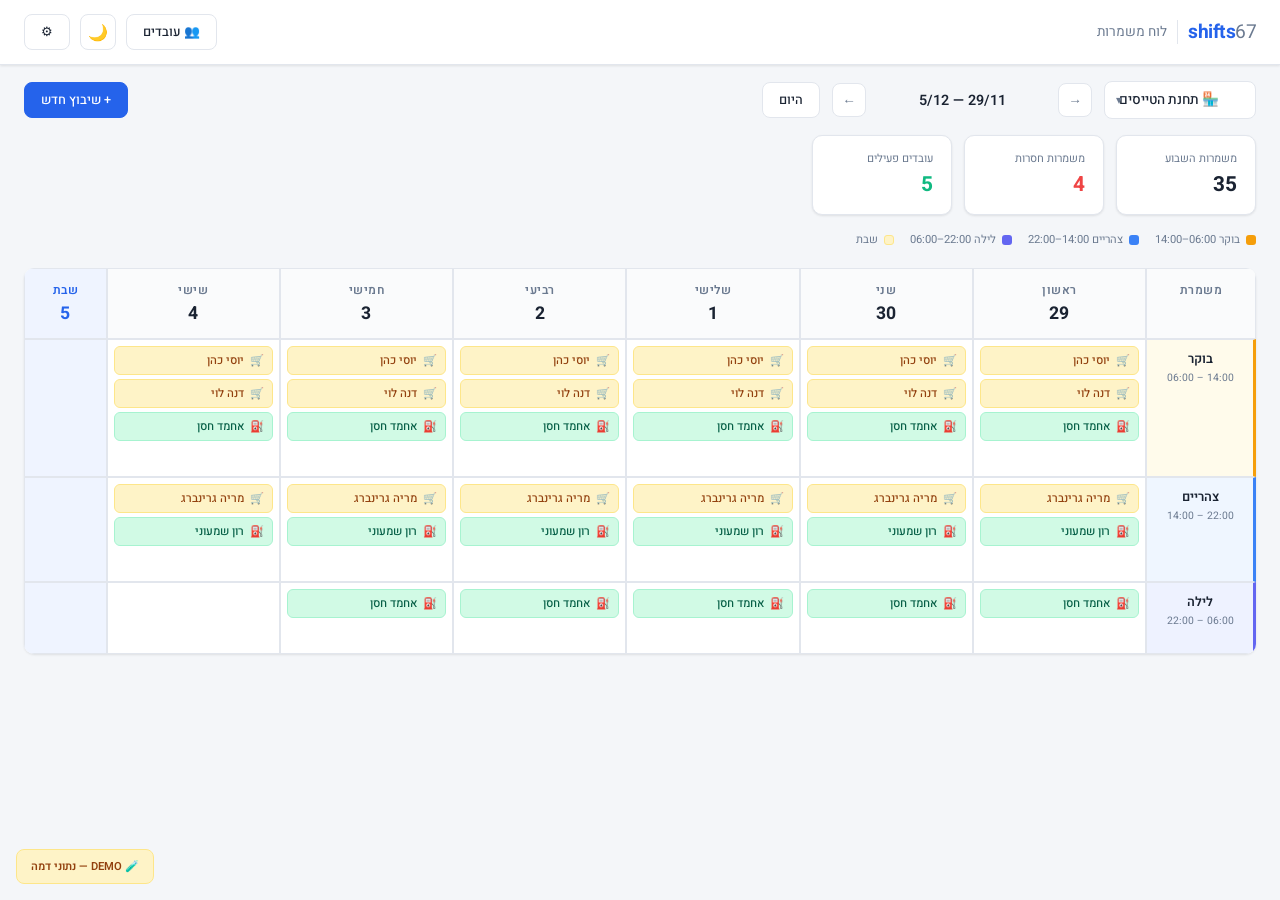
<file: shifts67/index.html>
<!DOCTYPE html>
<html lang="he" dir="rtl">
<head>
<meta charset="UTF-8">
<meta name="viewport" content="width=device-width, initial-scale=1.0">
<title>shifts67 — לוח משמרות</title>
<link href="https://fonts.googleapis.com/css2?family=Heebo:wght@300;400;500;600;700&display=swap" rel="stylesheet">
<link rel="stylesheet" href="style.css">
</head>
<body>

<!-- Top Bar -->
<div class="topbar">
  <div class="topbar-brand">
    <div class="topbar-logo">shifts<span>67</span></div>
    <div class="topbar-divider"></div>
    <div class="topbar-title">לוח משמרות</div>
  </div>
  <div class="topbar-actions">
    <button class="btn" onclick="alert('Phase 2 — ניהול עובדים')">👥 עובדים</button>
    <button class="theme-toggle" onclick="toggleTheme()" id="themeToggle" title="מצב כהה / בהיר">🌙</button>
    <button class="btn" onclick="alert('Phase 2 — הגדרות')">⚙</button>
  </div>
</div>

<!-- Controls -->
<div class="controls">
  <div class="controls-right">
    <div class="select-wrap">
      <select id="stationSelect" onchange="render()">
        <option value="1">🏪 תחנת הטייסים</option>
        <option value="2">🏪 תחנת התקווה</option>
      </select>
    </div>
    <div class="week-nav">
      <button class="week-nav-btn" onclick="changeWeek(-1)">→</button>
      <div class="week-label" id="weekLabel"></div>
      <button class="week-nav-btn" onclick="changeWeek(1)">←</button>
    </div>
    <button class="btn" onclick="goToday()">היום</button>
  </div>
  <div class="controls-left">
    <button class="btn btn-primary" onclick="openAddModal()">+ שיבוץ חדש</button>
  </div>
</div>

<!-- Stats -->
<div class="stats-bar">
  <div class="stat-card">
    <div class="stat-label">משמרות השבוע</div>
    <div class="stat-value" id="statTotal">0</div>
  </div>
  <div class="stat-card">
    <div class="stat-label">משמרות חסרות</div>
    <div class="stat-value warning" id="statMissing">0</div>
  </div>
  <div class="stat-card">
    <div class="stat-label">עובדים פעילים</div>
    <div class="stat-value good" id="statEmployees">0</div>
  </div>
</div>

<!-- Legend -->
<div class="legend">
  <div class="legend-item"><div class="legend-dot" style="background:var(--morning)"></div> בוקר 06:00–14:00</div>
  <div class="legend-item"><div class="legend-dot" style="background:var(--afternoon)"></div> צהריים 14:00–22:00</div>
  <div class="legend-item"><div class="legend-dot" style="background:var(--night)"></div> לילה 22:00–06:00</div>
  <div class="legend-item"><div class="legend-dot" style="background:#fef3c7; border:1px solid #fde68a;"></div> שבת</div>
</div>

<!-- Schedule Table -->
<div class="schedule-wrap">
  <table class="schedule-table" id="scheduleTable">
    <thead id="tableHead"></thead>
    <tbody id="tableBody"></tbody>
  </table>
</div>

<!-- Add Shift Modal -->
<div class="modal-overlay" id="modalOverlay" onclick="if(event.target===this)closeModal()">
  <div class="modal">
    <div class="modal-header">
      <div class="modal-title">שיבוץ חדש</div>
      <button class="modal-close" onclick="closeModal()">✕</button>
    </div>
    <div class="modal-body">
      <div class="form-group">
        <label>עובד</label>
        <div class="select-wrap">
          <select id="modalEmployee"></select>
        </div>
      </div>
      <div class="form-group">
        <label>תפקיד</label>
        <div class="select-wrap">
          <select id="modalRole">
            <option value="1">🛒 קופאי</option>
            <option value="2">⛽ מתדלק</option>
            <option value="3">👔 מנהל תחנה</option>
          </select>
        </div>
      </div>
      <div class="form-group">
        <label>תאריך</label>
        <input type="date" id="modalDate" style="font-family:'Heebo',sans-serif; font-size:0.85rem; padding:8px 14px; border:1px solid var(--border); border-radius:8px;">
      </div>
      <div class="form-group">
        <label>משמרת</label>
        <div class="select-wrap">
          <select id="modalShift">
            <option value="morning">☀ בוקר (06:00–14:00)</option>
            <option value="afternoon">🌤 צהריים (14:00–22:00)</option>
            <option value="night">🌙 לילה (22:00–06:00)</option>
          </select>
        </div>
      </div>
    </div>
    <div class="modal-footer">
      <button class="btn btn-primary" onclick="addShift()">שבץ</button>
      <button class="btn" onclick="closeModal()">ביטול</button>
    </div>
  </div>
</div>

<script src="app.js"></script>

</body>
</html>
</file>
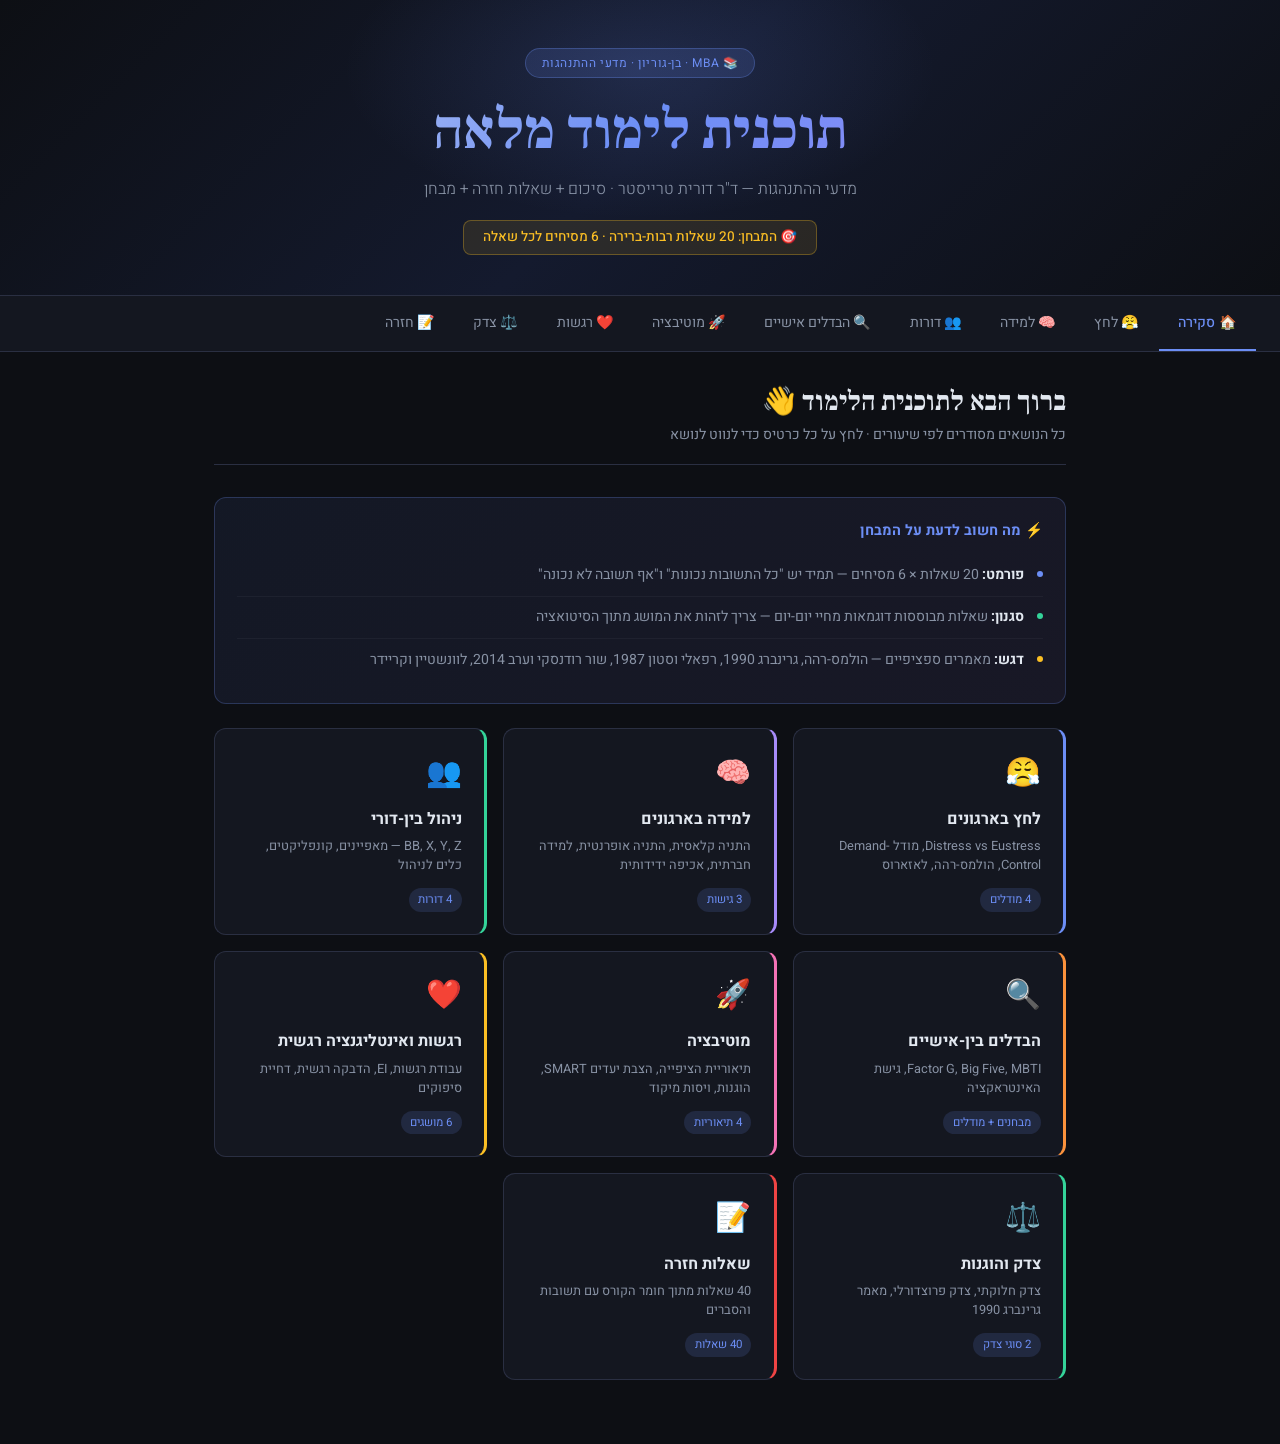
<file: MBA/dorit.html>
<!DOCTYPE html>
<html lang="he" dir="rtl">
<head>
<meta charset="UTF-8">
<meta name="viewport" content="width=device-width, initial-scale=1.0">
<title>מדעי ההתנהגות — תוכנית לימודים MBA</title>
<link href="https://fonts.googleapis.com/css2?family=Heebo:wght@300;400;500;700;900&family=Frank+Ruhl+Libre:wght@400;700;900&display=swap" rel="stylesheet">
<style>
  :root {
    --bg: #0d0f14;
    --surface: #141720;
    --surface2: #1c2030;
    --border: #2a2f42;
    --accent: #6c8ef5;
    --accent2: #a78bfa;
    --accent3: #34d399;
    --accent4: #fb923c;
    --accent5: #f472b6;
    --text: #e2e8f0;
    --text-muted: #8892a4;
    --text-dim: #4a5568;
    --gold: #fbbf24;
  }

  * { margin: 0; padding: 0; box-sizing: border-box; }

  body {
    background: var(--bg);
    color: var(--text);
    font-family: 'Heebo', sans-serif;
    min-height: 100vh;
    overflow-x: hidden;
  }

  /* HEADER */
  header {
    background: linear-gradient(135deg, #0d0f14 0%, #141a2e 50%, #0d0f14 100%);
    border-bottom: 1px solid var(--border);
    padding: 3rem 2rem 2.5rem;
    text-align: center;
    position: relative;
    overflow: hidden;
  }
  header::before {
    content: '';
    position: absolute;
    top: -80px; left: 50%; transform: translateX(-50%);
    width: 600px; height: 300px;
    background: radial-gradient(ellipse, rgba(108,142,245,0.15) 0%, transparent 70%);
    pointer-events: none;
  }
  .header-tag {
    display: inline-block;
    background: rgba(108,142,245,0.15);
    border: 1px solid rgba(108,142,245,0.3);
    color: var(--accent);
    font-size: 0.75rem;
    padding: 0.3rem 1rem;
    border-radius: 20px;
    letter-spacing: 0.05em;
    margin-bottom: 1.2rem;
  }
  header h1 {
    font-family: 'Frank Ruhl Libre', serif;
    font-size: clamp(2rem, 5vw, 3.5rem);
    font-weight: 900;
    background: linear-gradient(135deg, #e2e8f0, #6c8ef5, #a78bfa);
    -webkit-background-clip: text;
    -webkit-text-fill-color: transparent;
    background-clip: text;
    line-height: 1.2;
    margin-bottom: 0.8rem;
  }
  header p {
    color: var(--text-muted);
    font-size: 1rem;
    font-weight: 300;
  }
  .exam-badge {
    display: inline-flex;
    align-items: center;
    gap: 0.5rem;
    margin-top: 1.2rem;
    background: rgba(251,191,36,0.1);
    border: 1px solid rgba(251,191,36,0.3);
    color: var(--gold);
    padding: 0.4rem 1.2rem;
    border-radius: 8px;
    font-size: 0.85rem;
    font-weight: 500;
  }

  /* NAV */
  nav {
    background: var(--surface);
    border-bottom: 1px solid var(--border);
    padding: 0 1.5rem;
    display: flex;
    gap: 0;
    overflow-x: auto;
    scrollbar-width: none;
    position: sticky;
    top: 0;
    z-index: 100;
  }
  nav::-webkit-scrollbar { display: none; }
  .nav-btn {
    background: none;
    border: none;
    color: var(--text-muted);
    font-family: 'Heebo', sans-serif;
    font-size: 0.88rem;
    padding: 1rem 1.2rem;
    cursor: pointer;
    white-space: nowrap;
    border-bottom: 2px solid transparent;
    transition: all 0.2s;
    font-weight: 400;
  }
  .nav-btn:hover { color: var(--text); }
  .nav-btn.active { color: var(--accent); border-bottom-color: var(--accent); font-weight: 500; }

  /* MAIN */
  main { max-width: 900px; margin: 0 auto; padding: 2rem 1.5rem 4rem; }

  /* SECTION */
  .section { display: none; animation: fadeIn 0.3s ease; }
  .section.active { display: block; }
  @keyframes fadeIn { from { opacity: 0; transform: translateY(10px); } to { opacity: 1; transform: translateY(0); } }

  /* OVERVIEW CARDS */
  .topic-grid {
    display: grid;
    grid-template-columns: repeat(auto-fill, minmax(260px, 1fr));
    gap: 1rem;
    margin-top: 1.5rem;
  }
  .topic-card {
    background: var(--surface);
    border: 1px solid var(--border);
    border-radius: 12px;
    padding: 1.4rem;
    cursor: pointer;
    transition: all 0.2s;
    position: relative;
    overflow: hidden;
  }
  .topic-card::before {
    content: '';
    position: absolute;
    top: 0; right: 0;
    width: 60px; height: 60px;
    border-radius: 0 12px 0 60px;
    opacity: 0.15;
  }
  .topic-card:hover { border-color: var(--accent); transform: translateY(-2px); box-shadow: 0 8px 24px rgba(0,0,0,0.3); }
  .topic-card .icon { font-size: 1.8rem; margin-bottom: 0.8rem; }
  .topic-card h3 { font-size: 1rem; font-weight: 700; margin-bottom: 0.4rem; }
  .topic-card p { font-size: 0.8rem; color: var(--text-muted); line-height: 1.5; }
  .topic-card .count {
    display: inline-block;
    margin-top: 0.8rem;
    font-size: 0.72rem;
    background: rgba(108,142,245,0.15);
    color: var(--accent);
    padding: 0.2rem 0.6rem;
    border-radius: 20px;
  }

  /* CONTENT SECTIONS */
  .section-title {
    font-family: 'Frank Ruhl Libre', serif;
    font-size: 1.7rem;
    font-weight: 700;
    margin-bottom: 0.3rem;
    color: var(--text);
  }
  .section-sub {
    color: var(--text-muted);
    font-size: 0.88rem;
    margin-bottom: 2rem;
    padding-bottom: 1.2rem;
    border-bottom: 1px solid var(--border);
  }

  /* THEORY BLOCKS */
  .theory-block {
    background: var(--surface);
    border: 1px solid var(--border);
    border-radius: 12px;
    margin-bottom: 1.2rem;
    overflow: hidden;
  }
  .theory-header {
    padding: 1rem 1.4rem;
    cursor: pointer;
    display: flex;
    align-items: center;
    justify-content: space-between;
    transition: background 0.2s;
  }
  .theory-header:hover { background: var(--surface2); }
  .theory-header h3 { font-size: 1rem; font-weight: 600; display: flex; align-items: center; gap: 0.6rem; }
  .theory-header .chevron { transition: transform 0.3s; color: var(--text-muted); font-size: 1.2rem; }
  .theory-body { display: none; padding: 1.2rem 1.4rem; border-top: 1px solid var(--border); }
  .theory-body.open { display: block; }
  .theory-body p { color: var(--text-muted); font-size: 0.9rem; line-height: 1.7; margin-bottom: 0.8rem; }
  .theory-body strong { color: var(--text); }

  /* KEY POINTS */
  .key-point {
    display: flex;
    gap: 0.8rem;
    align-items: flex-start;
    padding: 0.6rem 0;
    border-bottom: 1px solid rgba(255,255,255,0.04);
  }
  .key-point:last-child { border-bottom: none; }
  .key-point .dot {
    width: 6px; height: 6px;
    border-radius: 50%;
    margin-top: 0.45rem;
    flex-shrink: 0;
  }
  .key-point p { font-size: 0.88rem; color: var(--text-muted); line-height: 1.6; }
  .key-point p strong { color: var(--text); }

  /* TABLE */
  .data-table {
    width: 100%;
    border-collapse: collapse;
    font-size: 0.85rem;
    margin: 0.8rem 0;
  }
  .data-table th {
    background: var(--surface2);
    padding: 0.7rem 1rem;
    text-align: right;
    color: var(--accent);
    font-weight: 600;
    font-size: 0.8rem;
    border-bottom: 1px solid var(--border);
  }
  .data-table td {
    padding: 0.7rem 1rem;
    border-bottom: 1px solid rgba(255,255,255,0.04);
    color: var(--text-muted);
    line-height: 1.5;
  }
  .data-table tr:hover td { background: rgba(255,255,255,0.02); }
  .data-table td:first-child { color: var(--text); font-weight: 500; }

  /* TAGS */
  .tag {
    display: inline-block;
    padding: 0.2rem 0.6rem;
    border-radius: 6px;
    font-size: 0.72rem;
    font-weight: 600;
    margin: 0.15rem;
  }
  .tag-blue { background: rgba(108,142,245,0.15); color: var(--accent); }
  .tag-green { background: rgba(52,211,153,0.15); color: var(--accent3); }
  .tag-orange { background: rgba(251,146,60,0.15); color: var(--accent4); }
  .tag-pink { background: rgba(244,114,182,0.15); color: var(--accent5); }
  .tag-purple { background: rgba(167,139,250,0.15); color: var(--accent2); }

  /* QUIZ */
  .quiz-container { margin-top: 0.5rem; }
  .quiz-card {
    background: var(--surface);
    border: 1px solid var(--border);
    border-radius: 12px;
    padding: 1.4rem;
    margin-bottom: 1.2rem;
    transition: border-color 0.2s;
  }
  .quiz-card.correct { border-color: var(--accent3); }
  .quiz-card.wrong { border-color: #ef4444; }
  .quiz-q {
    font-size: 0.95rem;
    font-weight: 500;
    margin-bottom: 1rem;
    line-height: 1.6;
    color: var(--text);
  }
  .quiz-num {
    display: inline-block;
    background: var(--accent);
    color: #fff;
    font-size: 0.72rem;
    font-weight: 700;
    padding: 0.15rem 0.5rem;
    border-radius: 4px;
    margin-left: 0.4rem;
  }
  .quiz-options { display: flex; flex-direction: column; gap: 0.5rem; }
  .quiz-opt {
    background: var(--surface2);
    border: 1px solid var(--border);
    border-radius: 8px;
    padding: 0.7rem 1rem;
    cursor: pointer;
    font-size: 0.88rem;
    font-family: 'Heebo', sans-serif;
    color: var(--text-muted);
    text-align: right;
    transition: all 0.15s;
    width: 100%;
  }
  .quiz-opt:hover:not(:disabled) { border-color: var(--accent); color: var(--text); background: rgba(108,142,245,0.08); }
  .quiz-opt.selected-correct { background: rgba(52,211,153,0.15); border-color: var(--accent3); color: var(--accent3); }
  .quiz-opt.selected-wrong { background: rgba(239,68,68,0.12); border-color: #ef4444; color: #f87171; }
  .quiz-opt.reveal-correct { background: rgba(52,211,153,0.08); border-color: rgba(52,211,153,0.4); color: var(--accent3); }
  .quiz-opt:disabled { cursor: default; }
  .quiz-explanation {
    display: none;
    margin-top: 0.8rem;
    padding: 0.8rem 1rem;
    background: var(--surface2);
    border-radius: 8px;
    font-size: 0.84rem;
    color: var(--text-muted);
    line-height: 1.6;
    border-right: 3px solid var(--accent3);
  }
  .quiz-explanation.show { display: block; }
  .quiz-score {
    background: var(--surface);
    border: 1px solid var(--border);
    border-radius: 12px;
    padding: 1.5rem;
    text-align: center;
    margin-bottom: 1.5rem;
  }
  .score-num { font-size: 2.5rem; font-weight: 900; color: var(--gold); font-family: 'Frank Ruhl Libre', serif; }
  .score-label { font-size: 0.85rem; color: var(--text-muted); margin-top: 0.3rem; }
  .reset-btn {
    background: var(--accent);
    color: white;
    border: none;
    padding: 0.6rem 1.5rem;
    border-radius: 8px;
    font-family: 'Heebo', sans-serif;
    font-size: 0.88rem;
    cursor: pointer;
    margin-top: 1rem;
    font-weight: 600;
    transition: opacity 0.2s;
  }
  .reset-btn:hover { opacity: 0.85; }

  /* SUMMARY BOX */
  .summary-box {
    background: linear-gradient(135deg, rgba(108,142,245,0.08), rgba(167,139,250,0.08));
    border: 1px solid rgba(108,142,245,0.25);
    border-radius: 12px;
    padding: 1.4rem;
    margin-bottom: 1.5rem;
  }
  .summary-box h4 { color: var(--accent); font-size: 0.9rem; margin-bottom: 0.8rem; font-weight: 700; }

  /* FORMULA */
  .formula {
    background: var(--surface2);
    border: 1px solid var(--border);
    border-radius: 8px;
    padding: 0.8rem 1.2rem;
    margin: 0.8rem 0;
    font-size: 0.9rem;
    color: var(--gold);
    font-weight: 600;
    text-align: center;
    letter-spacing: 0.02em;
  }

  /* PROGRESS */
  .progress-bar-wrap { background: var(--surface2); border-radius: 20px; height: 6px; margin: 0.5rem 0 1.5rem; }
  .progress-bar-fill { height: 100%; border-radius: 20px; background: linear-gradient(90deg, var(--accent), var(--accent2)); transition: width 0.4s; }

  /* SCROLL TOP */
  .scroll-top {
    position: fixed;
    bottom: 2rem;
    left: 2rem;
    background: var(--accent);
    border: none;
    color: white;
    width: 40px; height: 40px;
    border-radius: 50%;
    cursor: pointer;
    font-size: 1.2rem;
    display: none;
    align-items: center;
    justify-content: center;
    box-shadow: 0 4px 16px rgba(108,142,245,0.4);
    z-index: 200;
  }
  .scroll-top.visible { display: flex; }

  /* DIVIDER */
  .divider { height: 1px; background: var(--border); margin: 1.5rem 0; }

  /* CHAPTER LABEL */
  .chapter-label {
    display: inline-flex;
    align-items: center;
    gap: 0.5rem;
    background: var(--surface2);
    border: 1px solid var(--border);
    border-radius: 8px;
    padding: 0.4rem 1rem;
    font-size: 0.78rem;
    color: var(--text-muted);
    margin-bottom: 1rem;
  }

  /* HIGHLIGHT */
  .hl { color: var(--accent); font-weight: 600; }
  .hl-green { color: var(--accent3); font-weight: 600; }
  .hl-orange { color: var(--accent4); font-weight: 600; }
  .hl-pink { color: var(--accent5); font-weight: 600; }

  @media (max-width: 600px) {
    header { padding: 2rem 1rem 1.5rem; }
    main { padding: 1.5rem 1rem 3rem; }
    .nav-btn { padding: 0.9rem 0.8rem; font-size: 0.8rem; }
  }
</style>
</head>
<body>

<header>
  <div class="header-tag">📚 MBA · בן-גוריון · מדעי ההתנהגות</div>
  <h1>תוכנית לימוד מלאה</h1>
  <p>מדעי ההתנהגות — ד"ר דורית טרייסטר · סיכום + שאלות חזרה + מבחן</p>
  <div class="exam-badge">🎯 המבחן: 20 שאלות רבות-ברירה · 6 מסיחים לכל שאלה</div>
</header>

<nav>
  <button class="nav-btn active" onclick="showSection('overview')">🏠 סקירה</button>
  <button class="nav-btn" onclick="showSection('stress')">😤 לחץ</button>
  <button class="nav-btn" onclick="showSection('learning')">🧠 למידה</button>
  <button class="nav-btn" onclick="showSection('generations')">👥 דורות</button>
  <button class="nav-btn" onclick="showSection('individual')">🔍 הבדלים אישיים</button>
  <button class="nav-btn" onclick="showSection('motivation')">🚀 מוטיבציה</button>
  <button class="nav-btn" onclick="showSection('emotions')">❤️ רגשות</button>
  <button class="nav-btn" onclick="showSection('justice')">⚖️ צדק</button>
  <button class="nav-btn" onclick="showSection('quiz')">📝 חזרה</button>
</nav>

<main>

<!-- ===== OVERVIEW ===== -->
<div id="section-overview" class="section active">
  <div class="section-title">ברוך הבא לתוכנית הלימוד 👋</div>
  <p class="section-sub">כל הנושאים מסודרים לפי שיעורים · לחץ על כל כרטיס כדי לנווט לנושא</p>

  <div class="summary-box">
    <h4>⚡ מה חשוב לדעת על המבחן</h4>
    <div class="key-point">
      <div class="dot" style="background:var(--accent)"></div>
      <p><strong>פורמט:</strong> 20 שאלות × 6 מסיחים — תמיד יש "כל התשובות נכונות" ו"אף תשובה לא נכונה"</p>
    </div>
    <div class="key-point">
      <div class="dot" style="background:var(--accent3)"></div>
      <p><strong>סגנון:</strong> שאלות מבוססות דוגמאות מחיי יום-יום — צריך לזהות את המושג מתוך הסיטואציה</p>
    </div>
    <div class="key-point">
      <div class="dot" style="background:var(--gold)"></div>
      <p><strong>דגש:</strong> מאמרים ספציפיים — הולמס-רהה, גרינברג 1990, רפאלי וסטון 1987, שור רודנסקי וערב 2014, לוונשטיין וקריידר</p>
    </div>
  </div>

  <div class="topic-grid">
    <div class="topic-card" onclick="showSection('stress')" style="border-right: 3px solid var(--accent);">
      <div class="icon">😤</div>
      <h3>לחץ בארגונים</h3>
      <p>Distress vs Eustress, מודל Demand-Control, הולמס-רהה, לאזארוס</p>
      <span class="count">4 מודלים</span>
    </div>
    <div class="topic-card" onclick="showSection('learning')" style="border-right: 3px solid var(--accent2);">
      <div class="icon">🧠</div>
      <h3>למידה בארגונים</h3>
      <p>התניה קלאסית, התניה אופרנטית, למידה חברתית, אכיפה ידידותית</p>
      <span class="count">3 גישות</span>
    </div>
    <div class="topic-card" onclick="showSection('generations')" style="border-right: 3px solid var(--accent3);">
      <div class="icon">👥</div>
      <h3>ניהול בין-דורי</h3>
      <p>BB, X, Y, Z — מאפיינים, קונפליקטים, כלים לניהול</p>
      <span class="count">4 דורות</span>
    </div>
    <div class="topic-card" onclick="showSection('individual')" style="border-right: 3px solid var(--accent4);">
      <div class="icon">🔍</div>
      <h3>הבדלים בין-אישיים</h3>
      <p>Factor G, Big Five, MBTI, גישת האינטראקציה</p>
      <span class="count">מבחנים + מודלים</span>
    </div>
    <div class="topic-card" onclick="showSection('motivation')" style="border-right: 3px solid var(--accent5);">
      <div class="icon">🚀</div>
      <h3>מוטיבציה</h3>
      <p>תיאוריית הציפייה, הצבת יעדים SMART, הוגנות, ויסות מיקוד</p>
      <span class="count">4 תיאוריות</span>
    </div>
    <div class="topic-card" onclick="showSection('emotions')" style="border-right: 3px solid var(--gold);">
      <div class="icon">❤️</div>
      <h3>רגשות ואינטליגנציה רגשית</h3>
      <p>עבודת רגשות, EI, הדבקה רגשית, דחיית סיפוקים</p>
      <span class="count">6 מושגים</span>
    </div>
    <div class="topic-card" onclick="showSection('justice')" style="border-right: 3px solid var(--accent3);">
      <div class="icon">⚖️</div>
      <h3>צדק והוגנות</h3>
      <p>צדק חלוקתי, צדק פרוצדורלי, מאמר גרינברג 1990</p>
      <span class="count">2 סוגי צדק</span>
    </div>
    <div class="topic-card" onclick="showSection('quiz')" style="border-right: 3px solid #ef4444;">
      <div class="icon">📝</div>
      <h3>שאלות חזרה</h3>
      <p>40 שאלות מתוך חומר הקורס עם תשובות והסברים</p>
      <span class="count">40 שאלות</span>
    </div>
  </div>
</div>

<!-- ===== STRESS ===== -->
<div id="section-stress" class="section">
  <div class="section-title">😤 לחץ בארגונים</div>
  <p class="section-sub">Stress Management in Organizations · הרצאה ראשונה</p>

  <div class="summary-box">
    <h4>🎯 הגדרה בסיסית</h4>
    <p style="font-size:0.9rem;color:var(--text-muted);line-height:1.7;">לחץ = <strong style="color:var(--text)">תגובה פסיכולוגית ופיזיולוגית</strong> לדרישות סביבה שעולות על יכולת ההתמודדות של האדם.</p>
  </div>

  <div class="theory-block">
    <div class="theory-header" onclick="toggleTheory(this)">
      <h3><span class="tag tag-blue">הבחנה בסיסית</span> Distress vs Eustress</h3>
      <span class="chevron">▼</span>
    </div>
    <div class="theory-body">
      <table class="data-table">
        <tr><th>סוג</th><th>הגדרה</th><th>דוגמה</th></tr>
        <tr><td>😰 Distress</td><td>לחץ שלילי — הדרישות עולות על יכולת ההתמודדות</td><td>בוס דורש הרבה ואין שליטה</td></tr>
        <tr><td>😊 Eustress</td><td>לחץ חיובי — אתגר שמעורר מוטיבציה ואנרגיה</td><td>מציאת הרבה כסף, סיום קורס בהצלחה</td></tr>
      </table>
      <div class="key-point">
        <div class="dot" style="background:var(--accent4)"></div>
        <p>⚠️ <strong>שאלת מבחן קלאסית:</strong> "לחץ בעקבות דרישות מהבוס ללא שליטה" = <strong>Distress</strong>. לחץ מ"מציאת כסף" = <strong>Eustress</strong>.</p>
      </div>
    </div>
  </div>

  <div class="theory-block">
    <div class="theory-header" onclick="toggleTheory(this)">
      <h3><span class="tag tag-purple">מודל</span> Demand-Control (ביקוש-בקרה)</h3>
      <span class="chevron">▼</span>
    </div>
    <div class="theory-body">
      <p>המודל בנוי על שני ממדים: <strong>ביקוש</strong> (עומס, לחץ זמן) ו<strong>בקרה</strong> (אוטונומיה, יכולת לקבל החלטות).</p>
      <table class="data-table">
        <tr><th>ביקוש</th><th>בקרה</th><th>תוצאה</th></tr>
        <tr><td>גבוה</td><td>נמוך</td><td>🔴 High Strain — לחץ מקסימלי, שחיקה</td></tr>
        <tr><td>גבוה</td><td>גבוה</td><td>🟢 Active/Eustress — למידה וצמיחה</td></tr>
        <tr><td>נמוך</td><td>גבוה</td><td>🟡 Low Strain — רגוע</td></tr>
        <tr><td>נמוך</td><td>נמוך</td><td>⚪ Passive — שעמום, חוסר מוטיבציה</td></tr>
      </table>
      <div class="key-point">
        <div class="dot" style="background:var(--accent3)"></div>
        <p>💡 <strong>דני הרופא:</strong> ביקוש גבוה + שליטה גבוהה = <strong>Active/Eustress</strong> — לא distress!</p>
      </div>
    </div>
  </div>

  <div class="theory-block">
    <div class="theory-header" onclick="toggleTheory(this)">
      <h3><span class="tag tag-orange">מדד</span> הולמס-רהה (Holmes-Rahe 1967)</h3>
      <span class="chevron">▼</span>
    </div>
    <div class="theory-body">
      <p>כלי שמודד <strong>לחץ מצטבר</strong> מאירועי חיים (נישואים, לידה, פיטורים...). לכל אירוע ניקוד — סכום גבוה = סיכון בריאותי.</p>
      <div class="divider"></div>
      <div class="key-point">
        <div class="dot" style="background:var(--accent3)"></div>
        <p><strong class="hl-green">יתרון:</strong> מאפשר לנבא אילו גורמים יגרמו ללחץ בהסתברות גבוהה</p>
      </div>
      <div class="key-point">
        <div class="dot" style="background:var(--accent5)"></div>
        <p><strong class="hl-pink">חיסרון:</strong> לא מתייחס להבדלים בין אנשים, קבוצות או ארגונים</p>
      </div>
      <div class="key-point">
        <div class="dot" style="background:var(--accent4)"></div>
        <p>⚠️ זו שאלה מהמבחן! <strong>תשובה 1</strong> היא הנכונה: יתרון = ניבוי גבוה, חיסרון = לא מתייחס להבדלים</p>
      </div>
    </div>
  </div>

  <div class="theory-block">
    <div class="theory-header" onclick="toggleTheory(this)">
      <h3><span class="tag tag-green">מודל</span> לאזארוס — המודל ההערכתי-קוגניטיבי</h3>
      <span class="chevron">▼</span>
    </div>
    <div class="theory-body">
      <p>לחץ נוצר <strong>לא מהאירוע עצמו</strong> אלא מהאופן שבו האדם מפרש אותו.</p>
      <div class="key-point">
        <div class="dot" style="background:var(--accent)"></div>
        <p><strong>הערכה ראשונית:</strong> האם האירוע הוא איום, נזק, או אתגר?</p>
      </div>
      <div class="key-point">
        <div class="dot" style="background:var(--accent2)"></div>
        <p><strong>הערכה שניונית:</strong> האם יש לי מספיק משאבים להתמודד?</p>
      </div>
      <div class="key-point">
        <div class="dot" style="background:var(--accent3)"></div>
        <p>💡 <strong>אורית:</strong> "מתרגשת מהאתגר" = הערכה ראשונית גבוהה (=אתגר, לא איום). שואלת ותיקים = הערכה שניונית גבוהה (משאבים). → <strong>לא distress!</strong></p>
      </div>
    </div>
  </div>

  <div class="theory-block">
    <div class="theory-header" onclick="toggleTheory(this)">
      <h3><span class="tag tag-blue">מודל</span> GAS — תסמונת הסתגלות כללית (Fight or Flight)</h3>
      <span class="chevron">▼</span>
    </div>
    <div class="theory-body">
      <div class="key-point">
        <div class="dot" style="background:var(--accent4)"></div>
        <p><strong>1. התראה (Alarm):</strong> הגוף מזהה איום → עוררות פיזיולוגית</p>
      </div>
      <div class="key-point">
        <div class="dot" style="background:var(--accent)"></div>
        <p><strong>2. התנגדות (Resistance):</strong> מתמודדים עם הלחץ, שומרים על תפקוד</p>
      </div>
      <div class="key-point">
        <div class="dot" style="background:var(--accent5)"></div>
        <p><strong>3. תשישות (Exhaustion):</strong> משאבים מתדלדלים → ירידה בתפקוד ובבריאות</p>
      </div>
    </div>
  </div>
</div>

<!-- ===== LEARNING ===== -->
<div id="section-learning" class="section">
  <div class="section-title">🧠 למידה בארגונים</div>
  <p class="section-sub">Organizational Learning — גישות התנהגותית וחברתית</p>

  <div class="theory-block">
    <div class="theory-header" onclick="toggleTheory(this)">
      <h3><span class="tag tag-blue">גישה 1</span> התניה קלאסית</h3>
      <span class="chevron">▼</span>
    </div>
    <div class="theory-body">
      <p>למידת <strong>קשר בין שני גירויים</strong>. הגירוי המותנה (CS) מעורר תגובה מותנה (CR) שנלמדה.</p>
      <table class="data-table">
        <tr><th>תופעה</th><th>הסבר</th><th>דוגמה</th></tr>
        <tr><td>הכללה</td><td>תגובה מתרחבת לגירויים דומים</td><td>בכל אזעקה רצים למרחב מוגן</td></tr>
        <tr><td>הבחנה</td><td>תגובה לגירוי ספציפי בלבד</td><td>רק אזעקת צבע אדום = ריצה</td></tr>
        <tr><td>הכחדה</td><td>ניטרול ההתניה</td><td>עזב ישראל, שכח לרוץ</td></tr>
        <tr><td>התאוששות ספונטנית</td><td>החזרת ההתניה המקורית</td><td>חזר לישראל, שמע אזעקה → רץ שוב</td></tr>
      </table>
      <div class="key-point">
        <div class="dot" style="background:var(--gold)"></div>
        <p>⚠️ <strong>שאלה מהמבחן:</strong> שרית שומעת שיר גלידה ומרגישה טעם גלידה → <strong>התאוששות ספונטנית של תגובה מותנית</strong></p>
      </div>
      <div class="key-point">
        <div class="dot" style="background:var(--accent)"></div>
        <p>⚠️ <strong>שאלה מהמבחן:</strong> סיימון לא קם לאכול כשהבן מצלצל בפעמון בבית → <strong>הבחנה</strong> (פעמון בית ≠ פעמון עבודה)</p>
      </div>
    </div>
  </div>

  <div class="theory-block">
    <div class="theory-header" onclick="toggleTheory(this)">
      <h3><span class="tag tag-purple">גישה 2</span> התניה אופרנטית — חיזוק וענישה</h3>
      <span class="chevron">▼</span>
    </div>
    <div class="theory-body">
      <p>למידת קשר בין <strong>התנהגות לתוצאה</strong>.</p>
      <table class="data-table">
        <tr><th>כלי</th><th>מנגנון</th><th>מטרה</th><th>דוגמה</th></tr>
        <tr><td>חיזוק חיובי ✅</td><td>הוספת גירוי טוב</td><td>הגברת התנהגות</td><td>בונוס על ביצוע</td></tr>
        <tr><td>חיזוק שלילי ✅</td><td>הסרת גירוי רע</td><td>הגברת התנהגות</td><td>הפסקת ביקורת כשמגיע בזמן</td></tr>
        <tr><td>עונש חיובי ❌</td><td>הוספת גירוי רע</td><td>הפחתת התנהגות</td><td>ניקוי כיתה / קנס</td></tr>
        <tr><td>עונש שלילי ❌</td><td>הסרת גירוי טוב</td><td>הפחתת התנהגות</td><td>אי כניסה לבית חולים</td></tr>
      </table>
      <div class="key-point">
        <div class="dot" style="background:var(--accent3)"></div>
        <p>💡 <strong>חיזוק עדיף מעונש</strong> כי: לעונש יש ערך אינפורמטיבי נמוך (מלמד רק מה לא לעשות) + תופעות לוואי שליליות</p>
      </div>
      <div class="key-point">
        <div class="dot" style="background:var(--gold)"></div>
        <p>⚠️ <strong>שאלה:</strong> יוסי ניקה כיתה = <strong>עונש חיובי</strong> (הוספת משימה). שקד לא נכנס לבית חולים = <strong>עונש שלילי</strong> (הסרת טיפול).</p>
      </div>
    </div>
  </div>

  <div class="theory-block">
    <div class="theory-header" onclick="toggleTheory(this)">
      <h3><span class="tag tag-green">מחקר</span> אכיפה ידידותית — שור, רודנסקי וערב (2014)</h3>
      <span class="chevron">▼</span>
    </div>
    <div class="theory-body">
      <p>במפעל: עונש של 5,000₪ על אי-שימוש בציוד מגן = לא עבד (קשה לאכוף). הפתרון:</p>
      <div class="key-point">
        <div class="dot" style="background:var(--accent3)"></div>
        <p><strong>עונש קל + עקבי</strong> (קל לאכיפה) + <strong>חיזוק חיובי</strong> (פרס על שימוש) → 90-100% שימוש!</p>
      </div>
      <div class="key-point">
        <div class="dot" style="background:var(--accent)"></div>
        <p>המסקנה: עונש חמור + נדיר = לא יעיל. <strong>עונש קל + תדיר + חיזוק = יעיל!</strong></p>
      </div>
      <div class="key-point">
        <div class="dot" style="background:var(--gold)"></div>
        <p>⚠️ מובילאיי: צפצוף על סטייה = עונש קל + עקבי (מצפצף ב<strong>רוב המוחלט</strong> של המקרים)</p>
      </div>
    </div>
  </div>

  <div class="theory-block">
    <div class="theory-header" onclick="toggleTheory(this)">
      <h3><span class="tag tag-orange">גישה 3</span> למידה חברתית — בנדורה</h3>
      <span class="chevron">▼</span>
    </div>
    <div class="theory-body">
      <p>"רוב הלמידה נעשית <strong>לא ע"י ניסיון אישי</strong>, אלא ע"י <strong>צפייה באחרים</strong>"</p>
      <div class="key-point">
        <div class="dot" style="background:var(--accent5)"></div>
        <p>ילדים שצפו בסרט אלים → התנהגו אלים (ברמות שונות בהתאם לתגמול/עונש שראו)</p>
      </div>
      <div class="key-point">
        <div class="dot" style="background:var(--gold)"></div>
        <p>⚠️ <strong>שאלה:</strong> עובדים מחקים גניבות של מנהלים = <strong>למידה חברתית</strong></p>
      </div>
    </div>
  </div>
</div>

<!-- ===== GENERATIONS ===== -->
<div id="section-generations" class="section">
  <div class="section-title">👥 ניהול בין-דורי</div>
  <p class="section-sub">Generational Management — 4 דורות בשוק העבודה</p>

  <table class="data-table" style="margin-bottom:1.5rem;">
    <tr><th>דור</th><th>שנות לידה</th><th>מאפיין מרכזי</th><th>גישה לעבודה</th></tr>
    <tr><td>Baby Boomers (BB)</td><td>1946–1964</td><td>נאמנות, היררכיה, עבודה קשה</td><td>שעות 8-8, מוסר עבודה גבוה</td></tr>
    <tr><td>דור X</td><td>1964–1980</td><td>ציניים, פרקטיים, איזון בית-עבודה</td><td>9 to 5, כסף > סיפוק</td></tr>
    <tr><td>דור Y (מילניאלס)</td><td>1980–1997</td><td>יזמים, מולטיטסקינג, אתגרים</td><td>35% מהשוק, רוצים השפעה</td></tr>
    <tr><td>דור Z</td><td>1997–2002</td><td>למידה מהירה, רשתות חברתיות</td><td>עבודה = תחנה בדרך, פידבק</td></tr>
  </table>

  <div class="theory-block">
    <div class="theory-header" onclick="toggleTheory(this)">
      <h3><span class="tag tag-blue">זיהוי</span> שאלות זיהוי דור מהמבחן</h3>
      <span class="chevron">▼</span>
    </div>
    <div class="theory-body">
      <div class="key-point">
        <div class="dot" style="background:var(--gold)"></div>
        <p>⚠️ <strong>צחי עובד 8-8 + מוסר עבודה + משמעת + מחויבות</strong> → <strong class="hl">Baby Boomers</strong></p>
      </div>
      <div class="key-point">
        <div class="dot" style="background:var(--accent)"></div>
        <p>⚠️ <strong>מירי: שעות קבועות + קידום + קביעות + איזון בית</strong> → <strong class="hl">דור X</strong></p>
      </div>
      <div class="key-point">
        <div class="dot" style="background:var(--accent3)"></div>
        <p>⚠️ <strong>יתרון מרכזי דור Z:</strong> <strong class="hl-green">יכולת למידה מהירה מאוד</strong> (לא "ממושמע", לא "מאזן בית-עבודה")</p>
      </div>
    </div>
  </div>

  <div class="theory-block">
    <div class="theory-header" onclick="toggleTheory(this)">
      <h3><span class="tag tag-green">כלים</span> ניהול צוות בין-דורי</h3>
      <span class="chevron">▼</span>
    </div>
    <div class="theory-body">
      <div class="key-point">
        <div class="dot" style="background:var(--accent)"></div>
        <p><strong>איזון והדדיות:</strong> לא להעצים דור אחד, תגמול מותאם לכל דור</p>
      </div>
      <div class="key-point">
        <div class="dot" style="background:var(--accent2)"></div>
        <p><strong>חיזוק ערכים:</strong> תרבות ארגונית מעבר לדורות — כבוד, אנושיות, גיבוש</p>
      </div>
      <div class="key-point">
        <div class="dot" style="background:var(--accent3)"></div>
        <p><strong>טיפוח הביחד:</strong> צוותים המשלבים דורות שונים</p>
      </div>
    </div>
  </div>
</div>

<!-- ===== INDIVIDUAL DIFFERENCES ===== -->
<div id="section-individual" class="section">
  <div class="section-title">🔍 הבדלים בין-אישיים</div>
  <p class="section-sub">Individual Differences — אישיות, אינטליגנציה, מיון</p>

  <div class="theory-block">
    <div class="theory-header" onclick="toggleTheory(this)">
      <h3><span class="tag tag-blue">מרכיב</span> Factor G — אינטליגנציה כללית</h3>
      <span class="chevron">▼</span>
    </div>
    <div class="theory-body">
      <p>גורם האינטליגנציה הכללית (ספירמן) — יכולת קוגניטיבית רחבה הניבוי הצלחה בעבודות רבות.</p>
      <div class="key-point">
        <div class="dot" style="background:var(--accent3)"></div>
        <p><strong>מחקר DOL:</strong> 32,000+ מקצועות → Factor G משפר <strong>ניבוי הצלחה במגוון מקצועות</strong></p>
      </div>
      <div class="key-point">
        <div class="dot" style="background:var(--accent5)"></div>
        <p><strong>חיסרון:</strong> מתעלם מכישורים לא-קוגניטיביים ומהשפעות תרבותיות ורגשיות</p>
      </div>
    </div>
  </div>

  <div class="theory-block">
    <div class="theory-header" onclick="toggleTheory(this)">
      <h3><span class="tag tag-orange">מודל</span> אינטליגנציה נזילה vs מגובשת</h3>
      <span class="chevron">▼</span>
    </div>
    <div class="theory-body">
      <table class="data-table">
        <tr><th>סוג</th><th>הגדרה</th><th>שיא גיל</th></tr>
        <tr><td>נזילה (Fluid)</td><td>יכולת פתרון בעיות חדשות, מהירות חשיבה</td><td>20-30</td></tr>
        <tr><td>מגובשת (Crystallized)</td><td>ידע, ניסיון, חוכמה נצברת</td><td>ממשיכה לגדול עד גיל מבוגר</td></tr>
      </table>
      <div class="key-point">
        <div class="dot" style="background:var(--gold)"></div>
        <p>⚠️ <strong>ניהול בכיר בבית חולים</strong> = צריך ניסיון + חוכמה → <strong class="hl">גיל 40-50</strong> (מגובשת בשיאה)</p>
      </div>
      <div class="key-point">
        <div class="dot" style="background:var(--accent)"></div>
        <p>⚠️ <strong>סטארט-אפ</strong> = צריך מהירות + חשיבה יצירתית → <strong class="hl">גיל 20-30</strong> (נזילה בשיאה)</p>
      </div>
    </div>
  </div>

  <div class="theory-block">
    <div class="theory-header" onclick="toggleTheory(this)">
      <h3><span class="tag tag-purple">מודל</span> Big Five — חמשת הגדולים</h3>
      <span class="chevron">▼</span>
    </div>
    <div class="theory-body">
      <table class="data-table">
        <tr><th>תכונה</th><th>גבוה</th><th>נמוך</th></tr>
        <tr><td>פתיחות (O)</td><td>יצירתי, סקרן</td><td>שמרן, שגרה</td></tr>
        <tr><td>מצפוניות (C)</td><td>אחריות, סדר, התמדה</td><td>דחיינות, אימפולסיביות</td></tr>
        <tr><td>מוחצנות (E)</td><td>חברותי, אנרגטי</td><td>מופנם, שקט</td></tr>
        <tr><td>נועם (A)</td><td>אמפתיה, שיתוף פעולה</td><td>תחרותי, ביקורתי</td></tr>
        <tr><td>נוירוטיות (N)</td><td>חרדה, חוסר יציבות</td><td>רוגע, חוסן</td></tr>
      </table>
      <div class="key-point">
        <div class="dot" style="background:var(--gold)"></div>
        <p>⚠️ <strong>צוות הייטק:</strong> כולם מצפוניות גבוהה (תנאי בסיס לעבודה איכותית) + מגוון נועם ומוחצנות</p>
      </div>
    </div>
  </div>
</div>

<!-- ===== MOTIVATION ===== -->
<div id="section-motivation" class="section">
  <div class="section-title">🚀 מוטיבציה</div>
  <p class="section-sub">Motivation Theories — 4 תיאוריות מרכזיות</p>

  <div class="theory-block">
    <div class="theory-header" onclick="toggleTheory(this)">
      <h3><span class="tag tag-blue">תיאוריה 1</span> תיאוריית הציפייה (Expectancy Theory)</h3>
      <span class="chevron">▼</span>
    </div>
    <div class="theory-body">
      <div class="formula">מוטיבציה = ציפייה (Expectancy) × תועלת (Instrumentality) × ערך (Valence)</div>
      <table class="data-table">
        <tr><th>מרכיב</th><th>שאלה</th></tr>
        <tr><td>ציפייה</td><td>אם אשקיע — אצליח?</td></tr>
        <tr><td>תועלת</td><td>אם אצליח — אקבל תגמול?</td></tr>
        <tr><td>ערך</td><td>האם התגמול שווה לי?</td></tr>
      </table>
      <div class="key-point">
        <div class="dot" style="background:var(--gold)"></div>
        <p>⚠️ <strong>אביתר/אגם בוחבוט:</strong> מה חסר? <strong class="hl">לוודא שציון 90+ הוא בר-ביצוע</strong> (=ציפייה). לא מאתגר מספיק ≠ בעיית ציפייה!</p>
      </div>
      <div class="key-point">
        <div class="dot" style="background:var(--accent)"></div>
        <p>⚠️ <strong>וויסקי למתווכים:</strong> חלק יתאמצו יותר, חלק לא — כי <strong class="hl">ערך</strong> הוויסקי שונה לכל אחד</p>
      </div>
    </div>
  </div>

  <div class="theory-block">
    <div class="theory-header" onclick="toggleTheory(this)">
      <h3><span class="tag tag-green">תיאוריה 2</span> הצבת יעדים — Goal Setting Theory</h3>
      <span class="chevron">▼</span>
    </div>
    <div class="theory-body">
      <p>יעד טוב = <strong class="hl">SMART</strong>: Specific, Measurable, Achievable, Relevant, Time-bound</p>
      <p style="margin-top:0.8rem;">בנוסף — יעד צריך להיות <strong>קשה אך אפשרי</strong>.</p>
      <div class="key-point">
        <div class="dot" style="background:var(--gold)"></div>
        <p>⚠️ <strong>לנה + חדר מבולגן:</strong> "שימי בגדים + קלסרים, חצי שעה, אחזור לבדוק" = <strong class="hl">תשובה ד'</strong> (ספציפי + לו"ז + מעקב)</p>
      </div>
    </div>
  </div>

  <div class="theory-block">
    <div class="theory-header" onclick="toggleTheory(this)">
      <h3><span class="tag tag-purple">תיאוריה 3</span> ויסות מיקוד — Regulatory Focus Theory</h3>
      <span class="chevron">▼</span>
    </div>
    <div class="theory-body">
      <table class="data-table">
        <tr><th>מיקוד קידום (Promotion)</th><th>מיקוד מניעה (Prevention)</th></tr>
        <tr><td>שאיפות, תקוות</td><td>מחויבות, אחריות</td></tr>
        <tr><td>מהיר, נלהב</td><td>זהיר, שקול</td></tr>
        <tr><td>שמחה ↔ ייאוש</td><td>רוגע ↔ מתח</td></tr>
      </table>
      <div class="key-point">
        <div class="dot" style="background:var(--gold)"></div>
        <p>⚠️ <strong>דנה — "תעופו עם הדמיון, לנצח בגדול, סיכונים"</strong> = <strong class="hl">מיקוד קידום</strong></p>
      </div>
    </div>
  </div>

  <div class="theory-block">
    <div class="theory-header" onclick="toggleTheory(this)">
      <h3><span class="tag tag-orange">תיאוריה 4</span> הוגנות — Equity Theory (אדמס)</h3>
      <span class="chevron">▼</span>
    </div>
    <div class="theory-body">
      <p>עובדים משווים: <strong>תשומות/תפוקות שלי</strong> לעומת <strong>תשומות/תפוקות של האחר</strong>.</p>
      <div class="key-point">
        <div class="dot" style="background:var(--accent5)"></div>
        <p><strong>משקיע פחות, מקבל כמו כולם</strong> → תחושת <strong>יתר</strong> → <strong class="hl">יגדיל מאמץ</strong> (כמו שרה)</p>
      </div>
      <div class="key-point">
        <div class="dot" style="background:var(--accent4)"></div>
        <p><strong>משקיע יותר, מקבל כמו כולם</strong> → תחושת <strong>חסר</strong> → <strong class="hl">יפחית מאמץ / ידרוש העלאה / ישנה תפיסה</strong></p>
      </div>
      <div class="key-point">
        <div class="dot" style="background:var(--gold)"></div>
        <p>⚠️ <strong>יואב:</strong> מה <strong>לא</strong> יעשה? — <strong class="hl">ישקיע עוד יותר</strong> (זה הפוך מהציפייה!). הוא כבר מוציא יותר ממה שמקבל — לא יגדיל עוד.</p>
      </div>
    </div>
  </div>

  <div class="theory-block">
    <div class="theory-header" onclick="toggleTheory(this)">
      <h3><span class="tag tag-pink">מאמר</span> לוונשטיין וקריידר — תשלום על חיסון</h3>
      <span class="chevron">▼</span>
    </div>
    <div class="theory-body">
      <div class="key-point">
        <div class="dot" style="background:var(--accent5)"></div>
        <p><strong>המסקנה המרכזית:</strong> תשלום עלול לשנות מוטיבציה <strong class="hl-pink">פנימית → חיצונית</strong>. אנשים יחשבו "אם משלמים לי, אולי זה מסוכן" → פוגע בנכונות להתחסן!</p>
      </div>
    </div>
  </div>
</div>

<!-- ===== EMOTIONS ===== -->
<div id="section-emotions" class="section">
  <div class="section-title">❤️ רגשות ואינטליגנציה רגשית</div>
  <p class="section-sub">Emotions & Emotional Intelligence</p>

  <div class="summary-box">
    <h4>6 רגשות בסיסיים (אוניברסליים)</h4>
    <div style="display:flex;gap:0.5rem;flex-wrap:wrap;margin-top:0.5rem;">
      <span class="tag tag-orange">😲 הפתעה</span>
      <span class="tag tag-pink">😠 כעס</span>
      <span class="tag tag-blue">😨 פחד</span>
      <span class="tag tag-purple">🤢 גועל</span>
      <span class="tag tag-green">😊 שמחה</span>
      <span class="tag tag-blue">😢 עצב</span>
    </div>
  </div>

  <div class="theory-block">
    <div class="theory-header" onclick="toggleTheory(this)">
      <h3><span class="tag tag-blue">הבחנה</span> רגש (Emotion) vs מצב רוח (Mood)</h3>
      <span class="chevron">▼</span>
    </div>
    <div class="theory-body">
      <table class="data-table">
        <tr><th></th><th>רגש (Emotion)</th><th>מצב רוח (Mood)</th></tr>
        <tr><td>משך</td><td>קצר — רגע ספציפי</td><td>ארוך — שעות/ימים</td></tr>
        <tr><td>מקור</td><td>אירוע מזוהה</td><td>לא תמיד ברור</td></tr>
        <tr><td>עוצמה</td><td>חזקה יותר</td><td>חלשה יותר</td></tr>
      </table>
      <div class="key-point">
        <div class="dot" style="background:var(--gold)"></div>
        <p>⚠️ <strong>יורם עם עליזות ושלווה למספר ימים</strong> = <strong class="hl">מצב רוח</strong> כי הוא <strong>מתמשך מטבעו</strong> (לא תוצאה של אירוע בודד)</p>
      </div>
    </div>
  </div>

  <div class="theory-block">
    <div class="theory-header" onclick="toggleTheory(this)">
      <h3><span class="tag tag-purple">מושג</span> עבודת רגשות (Emotional Labor)</h3>
      <span class="chevron">▼</span>
    </div>
    <div class="theory-body">
      <table class="data-table">
        <tr><th>סוג</th><th>הגדרה</th><th>דוגמה</th></tr>
        <tr><td>משחק שטחי (Surface Acting)</td><td>הבעה חיצונית של רגש ≠ רגש פנימי</td><td>מלצרית מחייכת למרות עצב</td></tr>
        <tr><td>משחק עמוק (Deep Acting)</td><td>שינוי ממשי של הרגש הנחווה</td><td>גננת שמרגישה אהבה אמיתית</td></tr>
      </table>
      <div class="key-point">
        <div class="dot" style="background:var(--gold)"></div>
        <p>⚠️ <strong>גננת שמרגישה שמחה כאילו ילדים הם שלה</strong> = <strong class="hl">Deep Acting</strong> (שינוי ממשי של הרגש)</p>
      </div>
      <div class="key-point">
        <div class="dot" style="background:var(--accent)"></div>
        <p>⚠️ <strong>יצחק המלצר שמחייך גם בלי מצב רוח</strong> = <strong class="hl">עבודת רגשות</strong> (השאלה לא מציינת שינוי פנימי → Surface Acting)</p>
      </div>
    </div>
  </div>

  <div class="theory-block">
    <div class="theory-header" onclick="toggleTheory(this)">
      <h3><span class="tag tag-green">מחקר</span> רפאלי וסטון (1987) — רגש ומכירות</h3>
      <span class="chevron">▼</span>
    </div>
    <div class="theory-body">
      <p>חקרו חנויות נוחות — ציפו למתאם חיובי בין חיוך למכירות. התוצאה הייתה מפתיעה:</p>
      <div class="key-point">
        <div class="dot" style="background:var(--accent3)"></div>
        <p><strong>חנות ריקה:</strong> חיוך → לקוחות נשארים יותר → יותר קניות ✅</p>
      </div>
      <div class="key-point">
        <div class="dot" style="background:var(--accent5)"></div>
        <p><strong>חנות עמוסה:</strong> חיוך → קצב איטי → לקוחות כועסים → מכירות יורדות ❌</p>
      </div>
      <div class="key-point">
        <div class="dot" style="background:var(--gold)"></div>
        <p>⚠️ המלצה: <strong class="hl">לחייך דווקא כשאין עומס</strong> (תשובה ג')</p>
      </div>
    </div>
  </div>

  <div class="theory-block">
    <div class="theory-header" onclick="toggleTheory(this)">
      <h3><span class="tag tag-orange">מושג</span> אינטליגנציה רגשית (EI)</h3>
      <span class="chevron">▼</span>
    </div>
    <div class="theory-body">
      <div class="key-point">
        <div class="dot" style="background:var(--accent)"></div>
        <p><strong>כלפי עצמי:</strong> זיהוי, הבנה, ויסות ושליטה ברגשות שלי</p>
      </div>
      <div class="key-point">
        <div class="dot" style="background:var(--accent2)"></div>
        <p><strong>כלפי האחר:</strong> זיהוי רגשות האחר, אמפתיה, ניהול רגשות האחר</p>
      </div>
      <div class="key-point">
        <div class="dot" style="background:var(--accent3)"></div>
        <p>EI גבוה (לא IQ!) מנבא <strong>התקדמות לדרגות גבוהות</strong> בארגון</p>
      </div>
      <div class="key-point">
        <div class="dot" style="background:var(--gold)"></div>
        <p>⚠️ <strong>אליפלט — מגדיר רגשות + מזהה אחרים + מבין הבעות</strong> = <strong class="hl">אינטליגנציה רגשית גבוהה</strong></p>
      </div>
    </div>
  </div>

  <div class="theory-block">
    <div class="theory-header" onclick="toggleTheory(this)">
      <h3><span class="tag tag-pink">מושג</span> הדבקה רגשית (Emotional Contagion)</h3>
      <span class="chevron">▼</span>
    </div>
    <div class="theory-body">
      <p>העברת רגשות בין אנשים ללא כוונה מפורשת (חיקוי פנים, רמזים לא-מילוליים).</p>
      <div class="key-point">
        <div class="dot" style="background:var(--gold)"></div>
        <p>⚠️ <strong>רווית מדברת עם אחיה עצבני → נעשית עצבנית</strong> = <strong class="hl">הדבקה רגשית</strong></p>
      </div>
    </div>
  </div>
</div>

<!-- ===== JUSTICE ===== -->
<div id="section-justice" class="section">
  <div class="section-title">⚖️ צדק והוגנות בארגונים</div>
  <p class="section-sub">Organizational Justice — חלוקתי ופרוצדורלי</p>

  <table class="data-table" style="margin-bottom:1.5rem;">
    <tr><th>סוג צדק</th><th>הגדרה</th><th>פנים</th></tr>
    <tr><td>חלוקתי (Distributive)</td><td>הוגנות של התוצאה עצמה — מה קיבלתי?</td><td>שוויוניות, הלימה, צורך</td></tr>
    <tr><td>פרוצדורלי (Procedural)</td><td>הוגנות של התהליך — איך הוחלט?</td><td>Voice, Appeal, Interactional, Informational</td></tr>
  </table>

  <div class="theory-block">
    <div class="theory-header" onclick="toggleTheory(this)">
      <h3><span class="tag tag-orange">מאמר</span> גרינברג 1990 — Employee Theft</h3>
      <span class="chevron">▼</span>
    </div>
    <div class="theory-body">
      <p>כשהפחיתו שכר לעובדים — עלתה גניבה. אבל...</p>
      <div class="key-point">
        <div class="dot" style="background:var(--accent3)"></div>
        <p><strong>כשהסבירו בצורה מכבדת ושקופה את סיבת הקיצוץ</strong> (=צדק פרוצדורלי), הגניבה ירדה משמעותית!</p>
      </div>
      <div class="key-point">
        <div class="dot" style="background:var(--gold)"></div>
        <p>⚠️ המסקנה: <strong class="hl">צדק פרוצדורלי יכול לפצות על חוסר בצדק חלוקתי</strong> (תשובה ב')</p>
      </div>
    </div>
  </div>

  <div class="theory-block">
    <div class="theory-header" onclick="toggleTheory(this)">
      <h3><span class="tag tag-blue">מושג</span> חוסר הוגנות — תגובות צפויות</h3>
      <span class="chevron">▼</span>
    </div>
    <div class="theory-body">
      <div class="key-point">
        <div class="dot" style="background:var(--accent5)"></div>
        <p>תשלום <strong>חסר</strong> → <strong class="hl-pink">כעס</strong></p>
      </div>
      <div class="key-point">
        <div class="dot" style="background:var(--accent3)"></div>
        <p>תשלום <strong>יתר</strong> → <strong class="hl-green">אשמה</strong></p>
      </div>
      <div class="key-point">
        <div class="dot" style="background:var(--accent)"></div>
        <p>הטיה עצמית: "מה שטוב לי = הוגן"</p>
      </div>
    </div>
  </div>
</div>

<!-- ===== QUIZ ===== -->
<div id="section-quiz" class="section">
  <div class="section-title">📝 שאלות חזרה</div>
  <p class="section-sub">40 שאלות מתוך חומר הקורס — לחץ על תשובה כדי לבדוק את עצמך</p>

  <div class="quiz-score">
    <div class="score-num" id="score-display">0/0</div>
    <div class="score-label">תשובות נכונות</div>
    <div class="progress-bar-wrap" style="max-width:300px;margin:0.8rem auto 0;">
      <div class="progress-bar-fill" id="progress-fill" style="width:0%"></div>
    </div>
    <button class="reset-btn" onclick="resetQuiz()">↺ אתחל מחדש</button>
  </div>

  <div class="quiz-container" id="quiz-container"></div>
</div>

</main>

<button class="scroll-top" id="scrollTop" onclick="window.scrollTo({top:0,behavior:'smooth'})">↑</button>

<script>
// Navigation
function showSection(id) {
  document.querySelectorAll('.section').forEach(s => s.classList.remove('active'));
  document.querySelectorAll('.nav-btn').forEach(b => b.classList.remove('active'));
  document.getElementById('section-' + id).classList.add('active');
  const btns = document.querySelectorAll('.nav-btn');
  btns.forEach(b => { if (b.getAttribute('onclick').includes(id)) b.classList.add('active'); });
  window.scrollTo({top: 0, behavior: 'smooth'});
}

// Accordion
function toggleTheory(header) {
  const body = header.nextElementSibling;
  const chevron = header.querySelector('.chevron');
  body.classList.toggle('open');
  chevron.style.transform = body.classList.contains('open') ? 'rotate(180deg)' : 'rotate(0deg)';
}

// Scroll top
window.addEventListener('scroll', () => {
  const btn = document.getElementById('scrollTop');
  btn.classList.toggle('visible', window.scrollY > 400);
});

// Quiz Data
const quizData = [
  {
    q: "בהסתמך על מדד הולמס-רהה (1967): היתרון הוא ש_____, והחיסרון הוא ש_____",
    opts: [
      "מאפשרת לנבא גורמי לחץ בהסתברות גבוהה; לא מתייחסת להבדלים בין אנשים",
      "לא מתייחסת להבדלים בין אנשים; מאפשרת ניבוי",
      "מתייחסת להבדלים בין אנשים; לא מאפשרת ניבוי",
      "מאפשרת ניבוי בהסתברות נמוכה; מתייחסת להבדלים",
      "כל התשובות נכונות",
      "אף תשובה לא נכונה"
    ],
    answer: 0,
    exp: "הולמס-רהה: היתרון = ניבוי גורמי לחץ בהסתברות גבוהה. החיסרון = לא מתייחס להבדלים אישיים/קבוצתיים/ארגוניים."
  },
  {
    q: "רווית מחייכת ללקוחות לפי הוראות המנהלת, ואחרי שיחה עם אחיה העצבני מרגישה עצבנית. מה חווה רווית לפי הסדר?",
    opts: [
      "עבודת רגשות; רגש מווסת",
      "רגש מווסת; רגש קיבוצי",
      "עבודת רגשות; הדבקה רגשית",
      "רגש קיבוצי; עבודת רגשות",
      "כל התשובות נכונות",
      "אף תשובה אינה נכונה"
    ],
    answer: 2,
    exp: "חיוך לפי הוראה = עבודת רגשות. קבלת עצבנות מהאח = הדבקה רגשית (Emotional Contagion)."
  },
  {
    q: "מה המסקנה ממאמר גרינברג (1990) על גניבות עובדים כתגובה לקיצוץ שכר?",
    opts: [
      "צדק חלוקתי הוא החשוב ביותר",
      "צדק פרוצדורלי יכול לפצות על חוסר צדק חלוקתי",
      "צדק פרוצדורלי חייב לבוא יחד עם חלוקתי",
      "צדק חלוקתי יכול לפצות על חוסר פרוצדורלי",
      "כל התשובות נכונות",
      "אף תשובה לא נכונה"
    ],
    answer: 1,
    exp: "גרינברג מצא שכשהסבירו לעובדים את הקיצוץ בצורה מכבדת ושקופה, הגניבה ירדה. = צדק פרוצדורלי פיצה על חוסר חלוקתי."
  },
  {
    q: "צחי עובד 8 בוקר עד 8 ערב, מוסר עבודה גבוה, משמעת, מחויבות. לאיזה דור הוא משתייך?",
    opts: ["דור Z", "דור Y", "Baby Boomers", "אלפה", "כל התשובות נכונות", "אף תשובה אינה נכונה"],
    answer: 2,
    exp: "BB מאופיינים בנאמנות לארגון, שעות ארוכות, מחויבות גבוהה, מוסר עבודה. שעות 8-8 = סימן ברור."
  },
  {
    q: "רפאלי וסטון (1987) חקרו הבעת רגש במכירות. מה כדאי להמליץ למנהלים?",
    opts: [
      "תמיד לחייך — מעלה מכירות",
      "לא להגביר נטל רגשי — אין מתאם",
      "לחייך דווקא כשאין עומס לקוחות",
      "לחייך כשהחנות עמוסה",
      "כל התשובות נכונות",
      "אף תשובה אינה נכונה"
    ],
    answer: 2,
    exp: "המחקר מצא: כשהחנות ריקה — חיוך עוזר. כשעמוסה — חיוך מאט ומעצבן לקוחות. → לחייך דווקא ללא עומס."
  },
  {
    q: "יורם התעורר עם עליזות ושלווה שנמשכה מספר ימים. מדוע זו מצב רוח ולא רגש?",
    opts: ["היא מתמשכת מטבעה", "היא תוצאה של אירוע בודד", "עוצמתה גבוהה", "היא חיובית", "כל התשובות נכונות", "אף תשובה אינה נכונה"],
    answer: 0,
    exp: "רגש = קצר וספציפי. מצב רוח = מתמשך, לאורך שעות/ימים. 'מספר ימים' = מצב רוח. הסיבה היא המשך הזמן."
  },
  {
    q: "יצחק המלצר חייך ללקוחות גם בלי מצב רוח. עבודתו מאופיינת ב:",
    opts: ["עבודת רגשות", "משחק עמוק", "הדבקה רגשית", "דיסוננס קוגניטיבי", "כל התשובות נכונות", "אף תשובה אינה נכונה"],
    answer: 0,
    exp: "עבודת רגשות = הבעת רגש לפי דרישות תפקיד גם כשלא מרגיש כך. זו הגדרה ישירה לעבודת רגשות."
  },
  {
    q: "מה מהבאים הוא Distress?",
    opts: ["סיום קורס בהצלחה", "מילוי טופס לוטו", "דרישות מהבוס ללא שליטה", "מציאת הרבה כסף", "כל התשובות נכונות", "אף תשובה אינה נכונה"],
    answer: 2,
    exp: "Distress = לחץ שלילי. דרישות ללא שליטה = ביקוש גבוה + שליטה נמוכה = הגדרת Distress. האחרות הן Eustress."
  },
  {
    q: "מה מהמקרים הוא Deep Acting (משחק עמוק)?",
    opts: [
      "גננת שמרגישה שמחה אמיתית כאילו ילדים הם שלה",
      "מלצרית שמחייכת למרות שהיא עצובה",
      "פקיד קבלה שממשיך לחייך ללקוחות כועסים",
      "מאבטח שמחייך כדי לא להיפטר",
      "כל התשובות נכוונות",
      "אף תשובה אינה נכונה"
    ],
    answer: 0,
    exp: "Deep Acting = שינוי ממשי ברגש הנחווה. רק הגננת שמרגישה אהבה אמיתית (שינוי פנימי). האחרים = Surface Acting (הבעה חיצונית בלבד)."
  },
  {
    q: "שרה עובדת פחות קשה מעמיתיה אך מרוויחה אותו שכר. לפי Equity Theory, מה תעשה?",
    opts: ["תתפטר", "תפגין שביעות רצון גבוהה", "תתחיל לעבוד יותר", "תתחיל להשקיע פחות", "כל התשובות נכונות", "אף תשובה אינה נכונה"],
    answer: 2,
    exp: "לפי Equity Theory: שרה מרגישה שמשקיעה פחות ומקבלת כמו כולם = חוסר הוגנות (יתר). התגובה: תגדיל מאמץ כדי לאזן."
  },
  {
    q: "עובדים מחקים גניבות של מנהלים. איזה מושג תיאורטי מסביר זאת?",
    opts: ["התניה אופרנטית", "התניה קלאסית", "תיאוריית הוגנות", "למידה חברתית", "כל התשובות נכונות", "אף תשובה אינה נכונה"],
    answer: 3,
    exp: "למידה חברתית (בנדורה) = למידה ע\"י צפייה ב\"מודל\". עובדים צופים במנהלים → מחקים. זה לא התניה."
  },
  {
    q: "לפי Goal Setting Theory, מה כדאי לאמא לומר ללנה כדי לנקות חדר?",
    opts: [
      "שימי בגדים בארון, עכשיו!",
      "יש לך שעה, אחותך כבר עשתה",
      "אם לא תשימי, אכעס עלייך",
      "שימי בגדים + קלסרים, חצי שעה, אחזור לבדוק",
      "כל התשובות נכונות",
      "אף תשובה אינה נכונה"
    ],
    answer: 3,
    exp: "SMART goal: ספציפי (בגדים+קלסרים), מדיד (שניהם), לו\"ז (חצי שעה), מעקב (אחזור לבדוק). תשובה ד' = כל המרכיבים!"
  },
  {
    q: "יוסי ניקה כיתה כעונש על התפרעות. זוהי דוגמה ל...",
    opts: ["ענישה חיובית", "חיזוק שלילי", "התניה קלאסית", "למידה חברתית", "כל התשובות נכונות", "אף תשובה אינה נכונה"],
    answer: 0,
    exp: "עונש חיובי = הוספת גירוי לא נעים (ניקוי) כדי להפחית התנהגות לא רצויה. 'חיובי' = הוספה, לא שבח!"
  },
  {
    q: "שרית שומעת שיר גלידה ומרגישה טעם גלידה בפה, שנים אחרי. זה קורה משום ש...",
    opts: [
      "התאוששות ספונטנית של גירוי מותנה",
      "התאוששות ספונטנית של תגובה מותנית",
      "חיזוק שלילי לתגובה מותנית",
      "ענישה שלילית לגירוי בלתי מותנה",
      "כל התשובות נכוונות",
      "אף תשובה אינה נכונה"
    ],
    answer: 1,
    exp: "ההתניה 'כחדה' (שרית גדלה, אין יותר אוטו גלידה), אך כששמעה שוב את השיר — התגובה חזרה. = התאוששות ספונטנית של התגובה המותנית."
  },
  {
    q: "אליפלט מגדיר רגשות בדיוק, מזהה רגשות אחרים, ומבין הבעות. הוא ניחן ב:",
    opts: ["Surface Acting", "Deep Acting", "נועם גבוה", "אינטליגנציה רגשית גבוהה", "כל התשובות נכוונות", "אף תשובה אינה נכונה"],
    answer: 3,
    exp: "EI = יכולת לזהות, להבין ולנהל רגשות של עצמי ואחרים. אליפלט מפגין בדיוק יכולות אלו."
  },
  {
    q: "סיימון לא קם לאכול כשהבן מצלצל בפעמון בבית. מדוע?",
    opts: ["הכחדה", "התאוששות ספונטנית", "הבחנה", "הכללה", "כל התשובות נכוונות", "אף תשובה אינה נכונה"],
    answer: 2,
    exp: "הבחנה = תגובה לגירוי ספציפי בלבד (פעמון בעבודה), ולא לגירויים דומים (פעמון הבן בבית). הוא למד להבחין."
  },
  {
    q: "נירית מתנדבת בשיעורי כושר קרבי אחרי 'חרבות ברזל'. לפי 'גשר מאחד', זה התמודדות:",
    opts: ["פיזית", "חברתית", "רגשית", "שכלית", "כל התשובות נכונות", "אף תשובה אינה נכונה"],
    answer: 0,
    exp: "כושר קרבי = התמודדות פיזית (גוף). הגשר המאחד כולל: פיזי, חברתי, רגשי, שכלי. כאן — הדגש הוא על הכושר הגופני."
  },
  {
    q: "מה נותן לנו Factor G לפי מחקר ה-DOL עם 32,000+ מקצועות?",
    opts: [
      "שיפור ביכולת ניבוי הצלחה במגוון מקצועות",
      "הבנת היתרון היחסי של כל עובד",
      "התאמת עובד למקצוע מבחינה אישיותית",
      "הנחיה לגבי המבחן הטוב ביותר",
      "כל התשובות נכונות",
      "אף תשובה אינה נכונה"
    ],
    answer: 0,
    exp: "Factor G = יכולת קוגניטיבית כללית. מחקר ה-DOL הראה שהוא משפר ניבוי הצלחה במגוון רחב של מקצועות."
  },
  {
    q: "דני מגייס לניהול בכיר בבית חולים. לפי אינטליגנציה נזילה ומגובשת, איזה גיל?",
    opts: ["20-30", "30-40", "40-50", "כל הגילאים", "כל התשובות נכונות", "אף תשובה אינה נכונה"],
    answer: 2,
    exp: "ניהול בכיר = ניסיון + שיקול דעת + ידע נצבר = אינטליגנציה מגובשת. מגובשת בשיאה = 40-50+."
  },
  {
    q: "אביתר מבטיח ביקור של אגם בוחבוט אם כולם יקבלו מעל 90. מה חסר לפי Expectancy Theory?",
    opts: [
      "לבדוק אם תלמידים אוהבים את אגם",
      "להוסיף מוטיבציה פנימית",
      "לוודא שציון 90+ בר-ביצוע",
      "לוודא שזה מאתגר מספיק",
      "כל התשובות נכונות",
      "אף תשובה אינה נכונה"
    ],
    answer: 2,
    exp: "Expectancy = ציפייה שהמאמץ יוביל לתוצאה. צריך לוודא שתלמידים מאמינים שאפשר להשיג 90+. בלי זה — אין מוטיבציה."
  },
  {
    q: "אורית אומרת 'מתרגשת מהאתגר' ושואלת ותיקים לעצות. מה נכון לגבי הלחץ שלה?",
    opts: [
      "לפי Demand-Control — היא ב-Distress",
      "סיכון גבוה לבעיה רפואית",
      "הערכה ראשונית גבוהה + שניונית גבוהה",
      "פועלת במצב Flight",
      "כל התשובות נכונות",
      "אף תשובה אינה נכונה"
    ],
    answer: 2,
    exp: "לפי לאזארוס: 'מתרגשת מהאתגר' = הערכה ראשונית = אתגר (לא איום). שואלת ותיקים = יש משאבים = הערכה שניונית גבוהה. לא Distress!"
  },
  {
    q: "דני הרופא: משמרות אינטנסיביות + אוטונומיה גבוהה. לפי Demand-Control, מצבו הוא:",
    opts: [
      "High Strain — שחיקה ודאית",
      "Passive — שעמום",
      "Active/Eustress — למידה וצמיחה",
      "Low Strain — רגוע לחלוטין",
      "כל התשובות נכונות",
      "אף תשובה אינה נכונה"
    ],
    answer: 2,
    exp: "Demand גבוה + Control גבוה = Active/Eustress. לא Distress! הביקוש גבוה אך השליטה מנטרלת את הלחץ השלילי."
  },
  {
    q: "לירון עוברת ליד קולנוע סגור ומרגישה ריח/טעם פופקורן. התחושה היא:",
    opts: ["תגובה בלתי מותנית", "גירוי מותנה", "גירוי בלתי מותנה", "תגובה מותנית", "כל התשובות נכונות", "אף תשובה אינה נכונה"],
    answer: 3,
    exp: "ריח/טעם שנלמד ע\"י קשר לקולנוע = תגובה מותנית (CR). הקולנוע הוא הגירוי המותנה (CS). הריח עצמו מהפופקורן = UR."
  },
  {
    q: "שירה יישמה כלים שלמדה במצבים חדשים שלא לימדו עליהם. יכולת זו נקראת:",
    opts: ["הכללה", "הבחנה", "למידה חברתית", "התניה אופרנטית", "כל התשובות נכונות", "אף תשובה אינה נכונה"],
    answer: 0,
    exp: "הכללה = יישום תגובה/ידע שנלמד לסיטואציות חדשות ודומות. שירה יישמה ידע כללי במצבים ספציפיים שלא לימדו."
  },
  {
    q: "שקד צעק על מאבטח; המאבטח מנע ממנו כניסה. תגובת המאבטח היא:",
    opts: ["ענישה חיובית", "חיזוק שלילי", "ענישה שלילית", "תגובה בלתי מותנית", "כל התשובות נכונות", "אף תשובה אינה נכונה"],
    answer: 2,
    exp: "ענישה שלילית = הסרת גירוי טוב (גישה לטיפול) כדי להפחית התנהגות לא רצויה (צעקות). לא הוסיפו כלום — רק הסירו."
  },
  {
    q: "רון: מי שמגיע אחרון קונה פיצה. מה כלי הניהול שבו הוא משתמש?",
    opts: [
      "חיזוק חיובי למגיעים בזמן",
      "ענישה שלילית למאחרים",
      "חיזוק שלילי למגיעים בזמן",
      "חיזוק וענישה לכולם",
      "כל התשובות נכונות",
      "אף תשובה אינה נכונה"
    ],
    answer: 1,
    exp: "למאחר: נוסף עונש (קניית פיצה) = עונש חיובי. אבל שאלת המאחרים = ענישה. עבור מגיעים בזמן: לא קורה כלום. → ענישה (חיובית) למאחרים."
  },
  {
    q: "לפי שור-רודנסקי-וערב, מה כדאי לעשות להגדלת שמירת כללי תנועה?",
    opts: [
      "ענישה חמורה + תדירה",
      "ענישה חמורה + נדירה",
      "עונש חיובי + חיזוק שלילי",
      "ענישה קלה + תדירה",
      "כל התשובות נכונות",
      "אף תשובה אינה נכונה"
    ],
    answer: 3,
    exp: "המחקר: עונש קל אך עקבי ותדיר = ניתן לאכיפה ואפקטיבי. עונש חמור = לא ניתן לאכיפה = לא יעיל."
  },
  {
    q: "מה הסיבה להצלחת מובילאיי לפי מחקר שור-רודנסקי-וערב?",
    opts: [
      "התניה מותנית להתנהגות נכונה",
      "המערכת מצפצפת ברוב המוחלט של המקרים",
      "חיזוק חיובי על נהיגה נכונה",
      "מלמדת את הנהג לנהוג נכון",
      "כל התשובות נכונות",
      "אף תשובה אינה נכונה"
    ],
    answer: 1,
    exp: "העיקרון: עונש קל (צפצוף) + עקביות גבוהה (כמעט תמיד מצפצפת). = ענישה קלה + תדירה = האכיפה הידידותית!"
  },
  {
    q: "מה היתרון המרכזי של דור Z?",
    opts: ["מחפש משמעות", "פורץ גבולות", "ממושמע", "מאזן בית ועבודה", "כל התשובות נכונות", "אף תשובה אינה נכונה"],
    answer: 5,
    exp: "דור Z: יכולת למידה מהירה, אנרגטיים, מחוברים לרשתות. הסיכום אינו מציין אחת מהתשובות המוצעות כ'יתרון מרכזי'. לפי הסיכום: למידה מהירה היא המאפיין — אף תשובה לא נכונה."
  },
  {
    q: "רונית מקימה צוות הייטק. איזה תמהיל אישיות תמליצו?",
    opts: [
      "כולם נועם גבוה + מגוון מצפוניות",
      "כולם מצפוניות גבוהה + מגוון נועם ומוחצנות",
      "נועם + מצפוניות + מוחצנות גבוהים",
      "IQ גבוה ככל האפשר",
      "כל התשובות נכונות",
      "אף תשובה אינה נכונה"
    ],
    answer: 1,
    exp: "מצפוניות = ביצוע, אחריות, עמידה ביעדים — קריטי לכולם בהייטק. נועם ומוחצנות יכולים להשתנות לפי תפקיד. אין צורך שכולם יהיו אותו הדבר."
  },
  {
    q: "מירי אוהבת שעות קבועות, קידום, קביעות, מאזנת בית-עבודה. שיר: 'Working 9 to 5'. איזה דור?",
    opts: ["X", "אלפא", "Z", "Baby Boomers", "לא ניתן לדעת", "אף תשובה אינה נכונה"],
    answer: 0,
    exp: "דור X: קביעות, איזון בית-עבודה, שכר > סיפוק, ציניים ופרקטיים. BB עובדים שעות ארוכות. מירי = X."
  },
  {
    q: "דנה: 'תעופו עם הדמיון, לנצח בגדול, לקחת סיכונים'. איזה גורם מוטיבציה?",
    opts: ["מיקוד מניעה", "צורך בהשתייכות", "מיקוד קידום", "מטרת SMART", "כל התשובות נכונות", "אף תשובה אינה נכונה"],
    answer: 2,
    exp: "מיקוד קידום = שאיפות, הישגים, לנצח, להשיג יותר. מיקוד מניעה = זהירות, למנוע טעויות. דנה בבירור = קידום."
  },
  {
    q: "רונן מציע וויסקי על עסקה. לפי Expectancy Theory, מה צפוי?",
    opts: [
      "לא יתאמצו — אין שינוי ב-instrumentality",
      "יתאמצו — עלייה ב-expectancy",
      "חלק יתאמצו, חלק לא — ערך (value) שונה",
      "חלק יתאמצו, חלק לא — instrumentality שונה",
      "כל התשובות נכונות",
      "אף תשובה אינה נכונה"
    ],
    answer: 2,
    exp: "מרכיב הערך (valence) = כמה שווה לי התגמול. וויסקי שווה לאוהבים אלכוהול, לא שווה לאחרים. = חלק מתאמצים, חלק לא."
  },
  {
    q: "אביתר/נועה קירל: מה חסר לפי Expectancy Theory?",
    opts: [
      "לשכנע שביקור יהווה תגמול",
      "לקשר בין תגמול לערך",
      "לוודא שתלמידים מסוגלים להשיג 90+",
      "לוודא שציון 90 מאתגר מספיק",
      "כל התשובות נכונות",
      "אף תשובה אינה נכונה"
    ],
    answer: 2,
    exp: "Expectancy = האם המאמץ יוביל לתוצאה? צריך לוודא שתלמידים מסוגלים (אם יתאמצו) להשיג 90+. ביקור = ברור. ערך = ברור. Expectancy = לא."
  },
  {
    q: "לפי מודל נזילה/מגובשת, דני מגייס לסטארט-אפ. איזה גיל עדיף?",
    opts: ["20-30", "40-50", "50-60", "כל הגילאים", "כל התשובות נכונות", "אף תשובה אינה נכונה"],
    answer: 0,
    exp: "סטארט-אפ = חדשנות, מהירות, פתרון יצירתי = אינטליגנציה נזילה. נזילה בשיאה = 20-30."
  },
  {
    q: "לפי השיעור, איזו אסכולה למיון עובדים הכי מקובלת היום?",
    opts: ["Talent focus", "מבחני אישיות", "מבחני GMA/אינטליגנציה", "Person-job fit", "כל התשובות נכונות", "אף תשובה אינה נכונה"],
    answer: 3,
    exp: "הגישה הנפוצה היום: person-job fit = התאמה בין אישיות העובד לדרישות התפקיד, לא רק IQ או אישיות לבדם."
  },
  {
    q: "מסקנת מאמר לוונשטיין וקריידר: תשלום לאזרחים להתחסן.",
    opts: [
      "מיינדסט חיובי: ייצור reframing → יגדיל התחסנות",
      "התשלום ישנה מוטיבציה פנימית לחיצונית",
      "ייצור חוסר צדק חלוקתי בקרב מחוסנים",
      "יועיל רק אם הסכום גבוה",
      "כל התשובות נכונות",
      "אף תשובה אינה נכונה"
    ],
    answer: 1,
    exp: "המסקנה: תשלום עלול להמיר מוטיבציה פנימית לחיצונית. 'אם משלמים לי — כנראה זה מסוכן.' = ירידה בנכונות!"
  },
  {
    q: "יואב מרגיש שמאמצים אינם מוכרים, וגלית (פחות מחויבת) מרוויחה כמוהו. מה לא יעשה לפי Equity?",
    opts: [
      "ידרוש העלאת שכר",
      "ישקיע מאמץ רב עוד יותר",
      "יסרב לעזור לגלית",
      "יפחית השקעה",
      "כל התשובות נכונות",
      "אף תשובה אינה נכונה"
    ],
    answer: 1,
    exp: "יואב כבר משקיע יותר ומקבל פחות (חוסר הוגנות). לפי Equity, ישנה תפיסה, ידרוש עלייה, יפחית מאמץ, יסרב לעזור — אך לא יגדיל מאמץ (כי זה מחמיר את האי-שוויון)."
  },
  {
    q: "לילך מתפרצת בשיעור ומדברת בלי לחשוב על אחרים. ניתן לאבחן אותה כבעלת...",
    opts: [
      "אינטליגנציה רגשית נמוכה",
      "אינטליגנציה רגשית גבוהה",
      "נועם נמוך",
      "מוחצנות גבוהה",
      "כל התשובות נכונות",
      "אף תשובה אינה נכונה"
    ],
    answer: 5,
    exp: "לילך מפגינה גם אינטליגנציה רגשית נמוכה (לא מנהלת רגשות) וגם נועם נמוך (לא מתחשבת) וגם מוחצנות גבוהה. אז כמה תשובות נכונות! = 'כל התשובות נכונות' — אבל... לפי הפורמט עם 6 מסיחים, כל התשובות נכונות = ה'."
  }
];

// Quiz state
let answered = new Array(quizData.length).fill(false);
let correct = 0;
let total = 0;

function buildQuiz() {
  const container = document.getElementById('quiz-container');
  container.innerHTML = '';
  quizData.forEach((q, idx) => {
    const card = document.createElement('div');
    card.className = 'quiz-card';
    card.id = 'qcard-' + idx;
    card.innerHTML = `
      <div class="quiz-q"><span class="quiz-num">${idx+1}</span> ${q.q}</div>
      <div class="quiz-options">
        ${q.opts.map((opt, oi) => `
          <button class="quiz-opt" onclick="selectAnswer(${idx}, ${oi})" id="opt-${idx}-${oi}">${['א','ב','ג','ד','ה','ו'][oi]}. ${opt}</button>
        `).join('')}
      </div>
      <div class="quiz-explanation" id="exp-${idx}">💡 ${q.exp}</div>
    `;
    container.appendChild(card);
  });
}

function selectAnswer(qIdx, optIdx) {
  if (answered[qIdx]) return;
  answered[qIdx] = true;
  total++;
  const isCorrect = optIdx === quizData[qIdx].answer;
  if (isCorrect) correct++;
  
  for (let i = 0; i < quizData[qIdx].opts.length; i++) {
    const btn = document.getElementById(`opt-${qIdx}-${i}`);
    btn.disabled = true;
    if (i === quizData[qIdx].answer) btn.classList.add('reveal-correct');
  }
  const selectedBtn = document.getElementById(`opt-${qIdx}-${optIdx}`);
  selectedBtn.classList.remove('reveal-correct');
  selectedBtn.classList.add(isCorrect ? 'selected-correct' : 'selected-wrong');
  
  document.getElementById(`exp-${qIdx}`).classList.add('show');
  document.getElementById(`qcard-${qIdx}`).classList.add(isCorrect ? 'correct' : 'wrong');
  
  updateScore();
}

function updateScore() {
  document.getElementById('score-display').textContent = `${correct}/${total}`;
  const pct = total > 0 ? (correct / total) * 100 : 0;
  document.getElementById('progress-fill').style.width = pct + '%';
}

function resetQuiz() {
  answered = new Array(quizData.length).fill(false);
  correct = 0;
  total = 0;
  updateScore();
  buildQuiz();
}

buildQuiz();
</script>
</body>
</html>
</file>
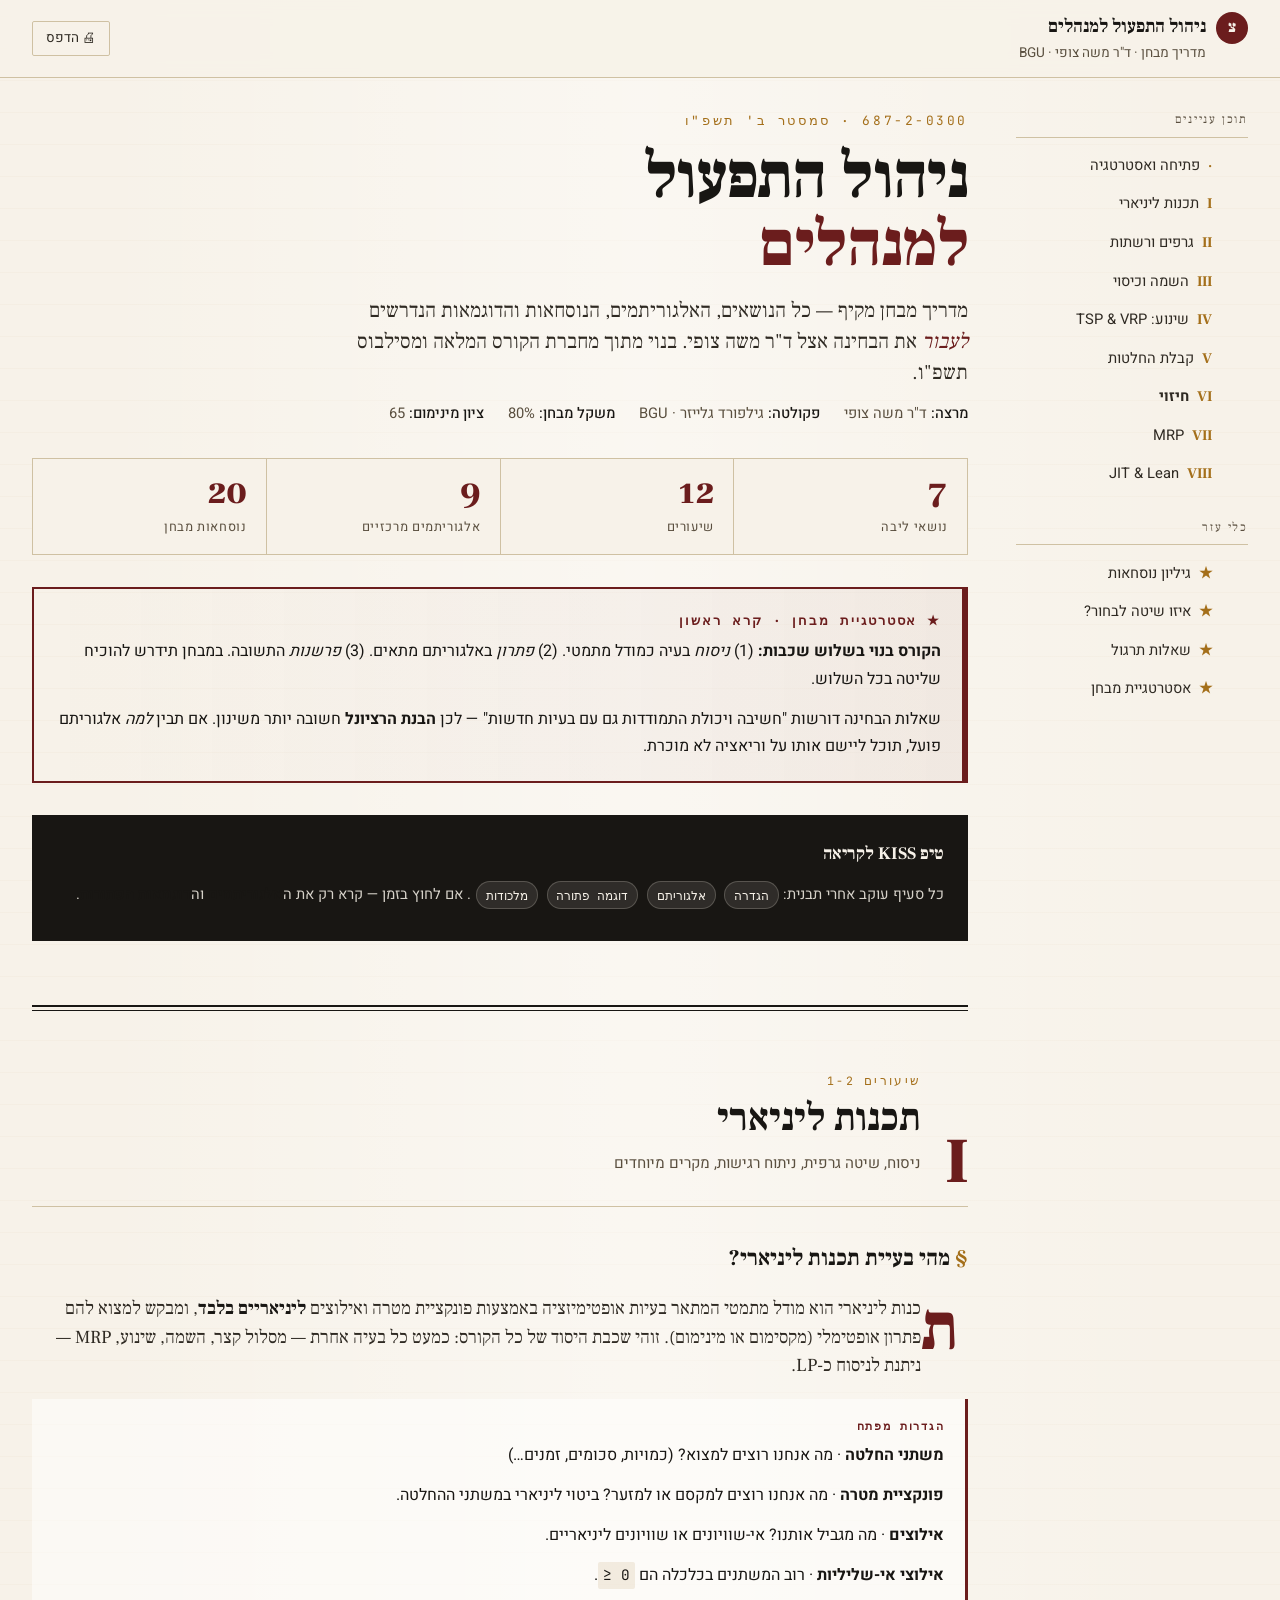
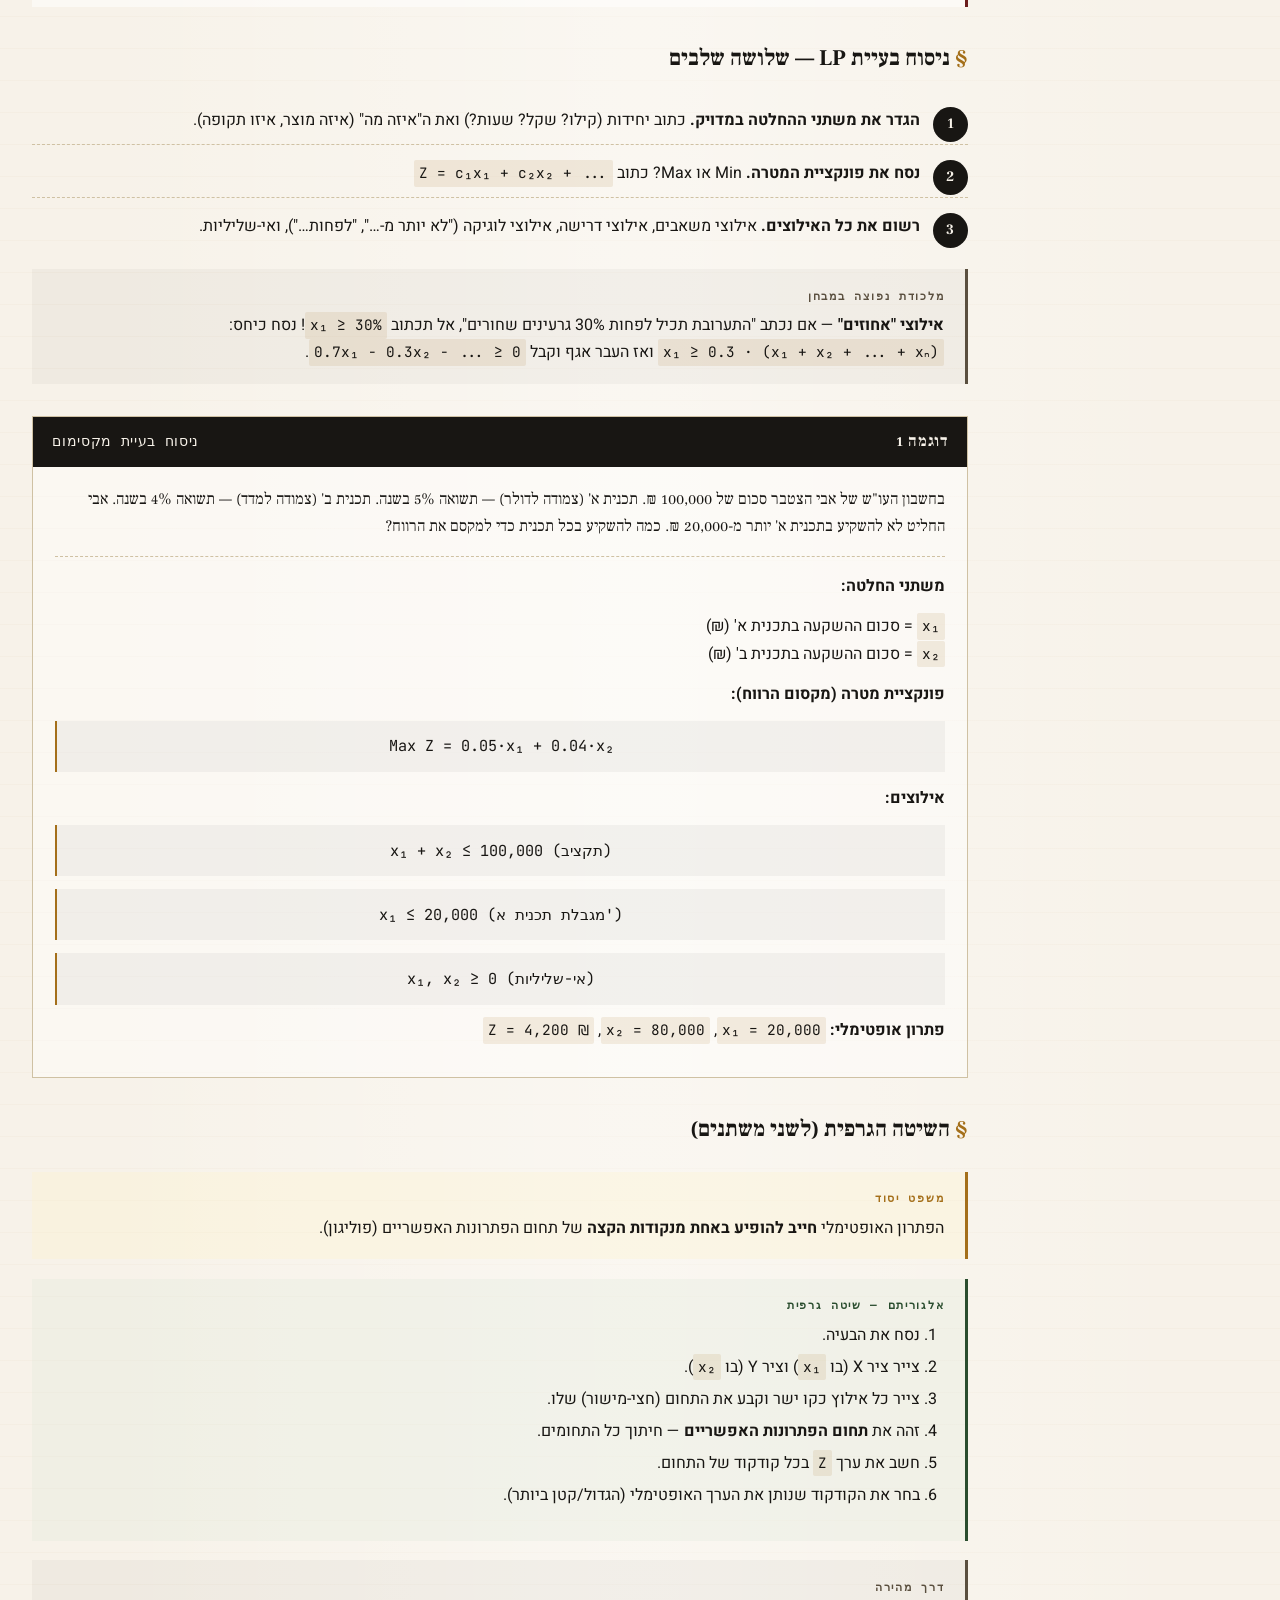
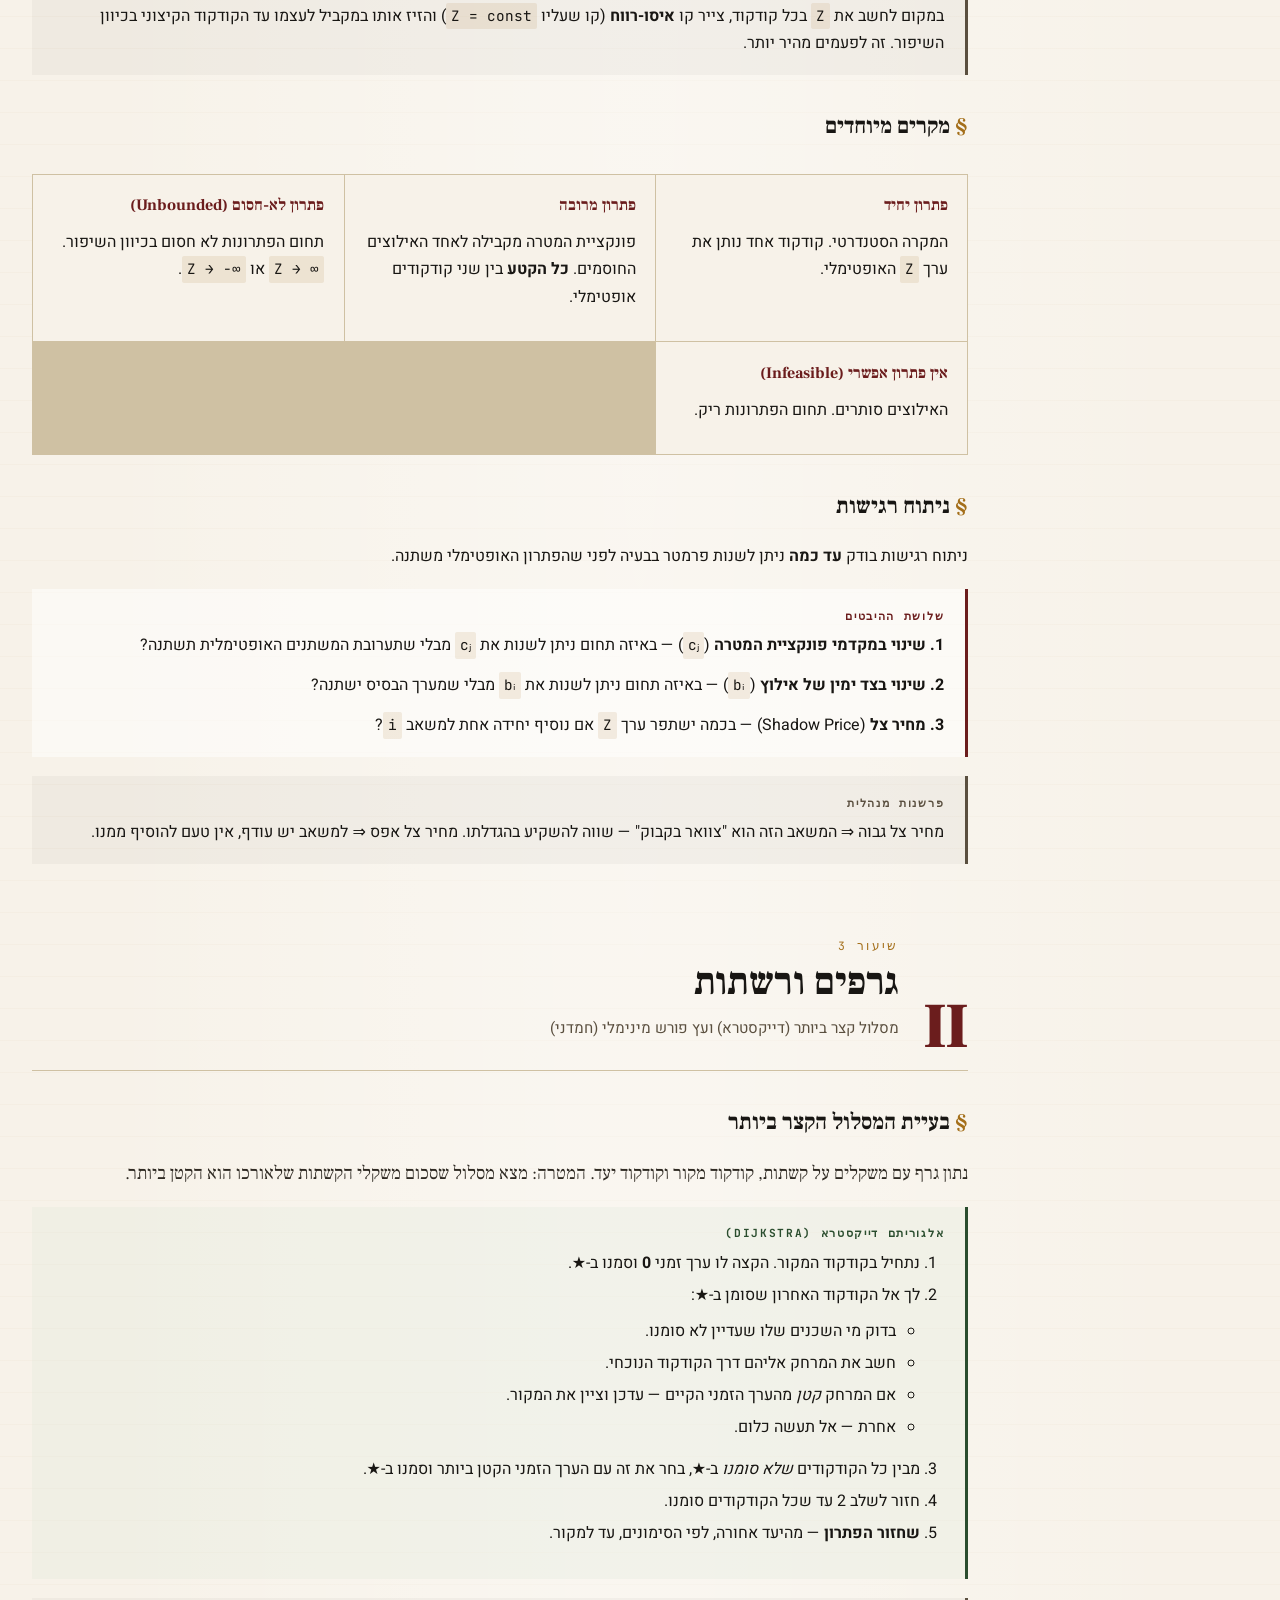
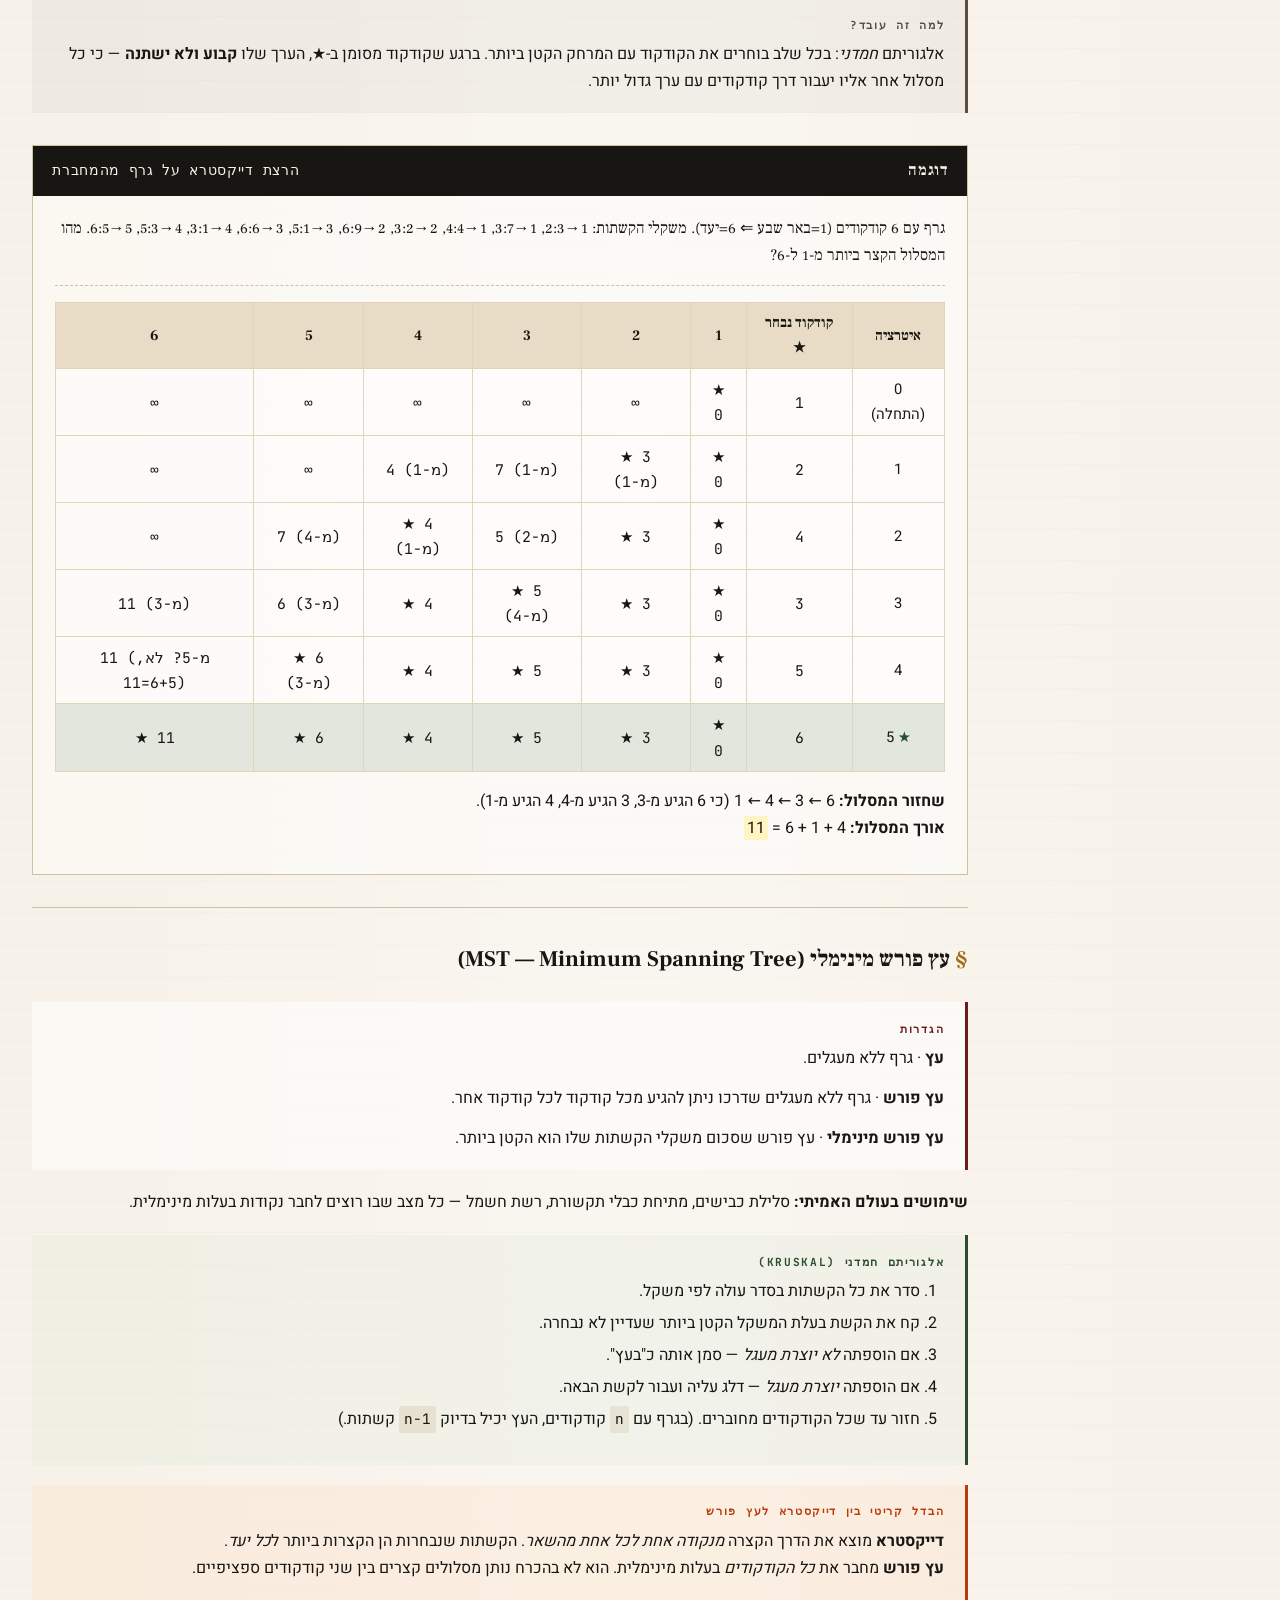
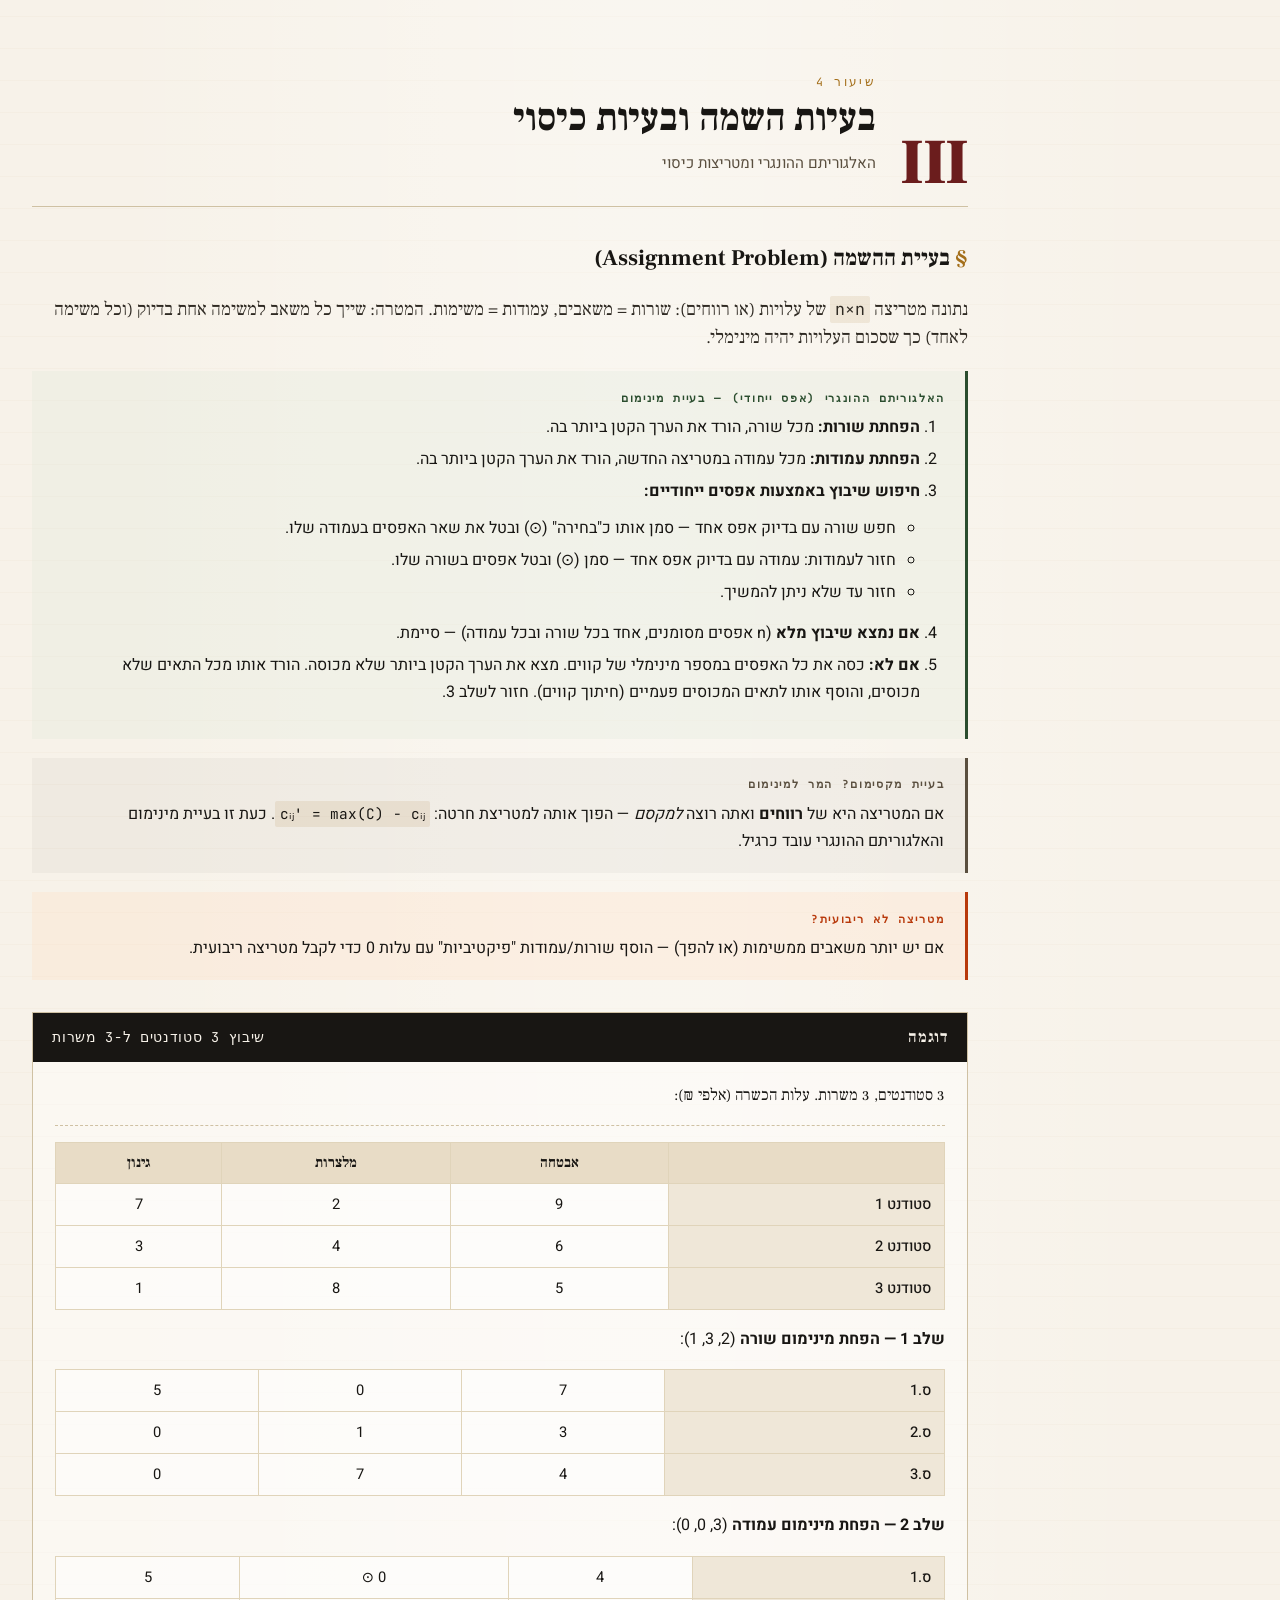
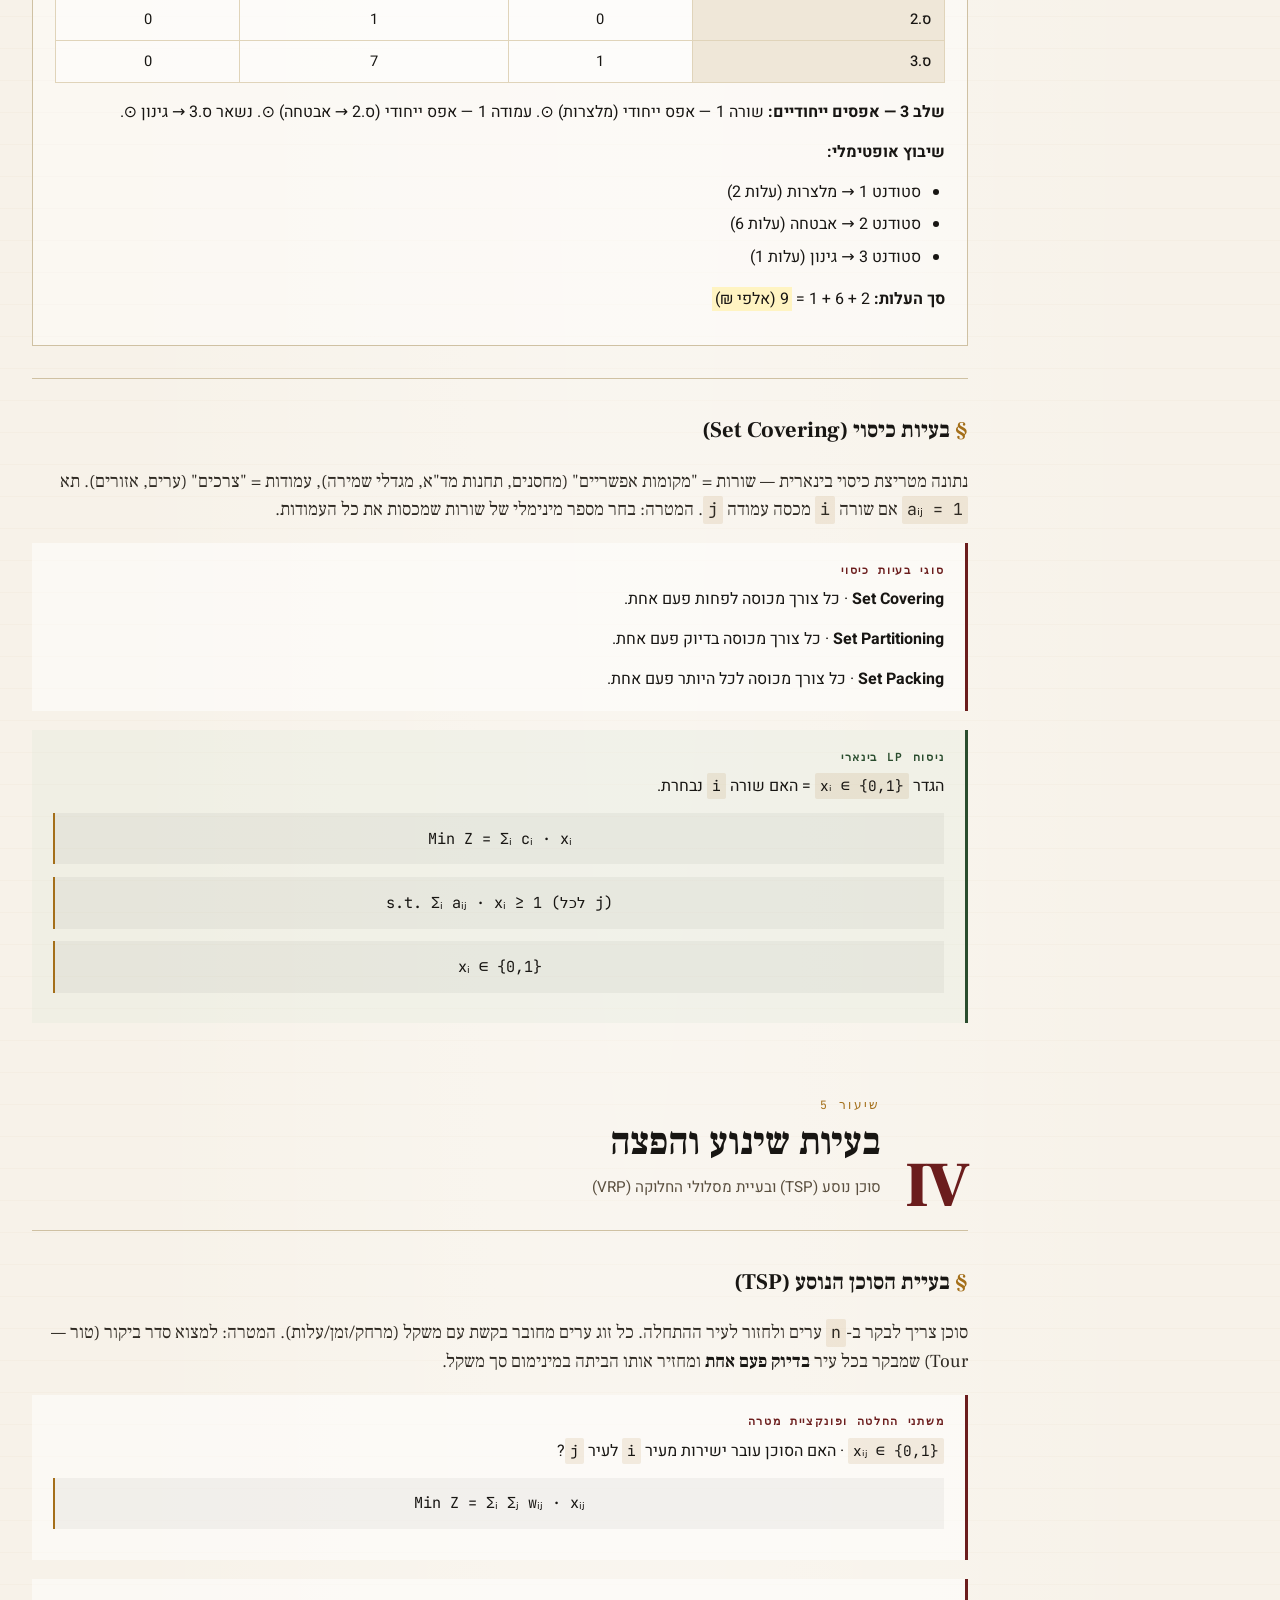
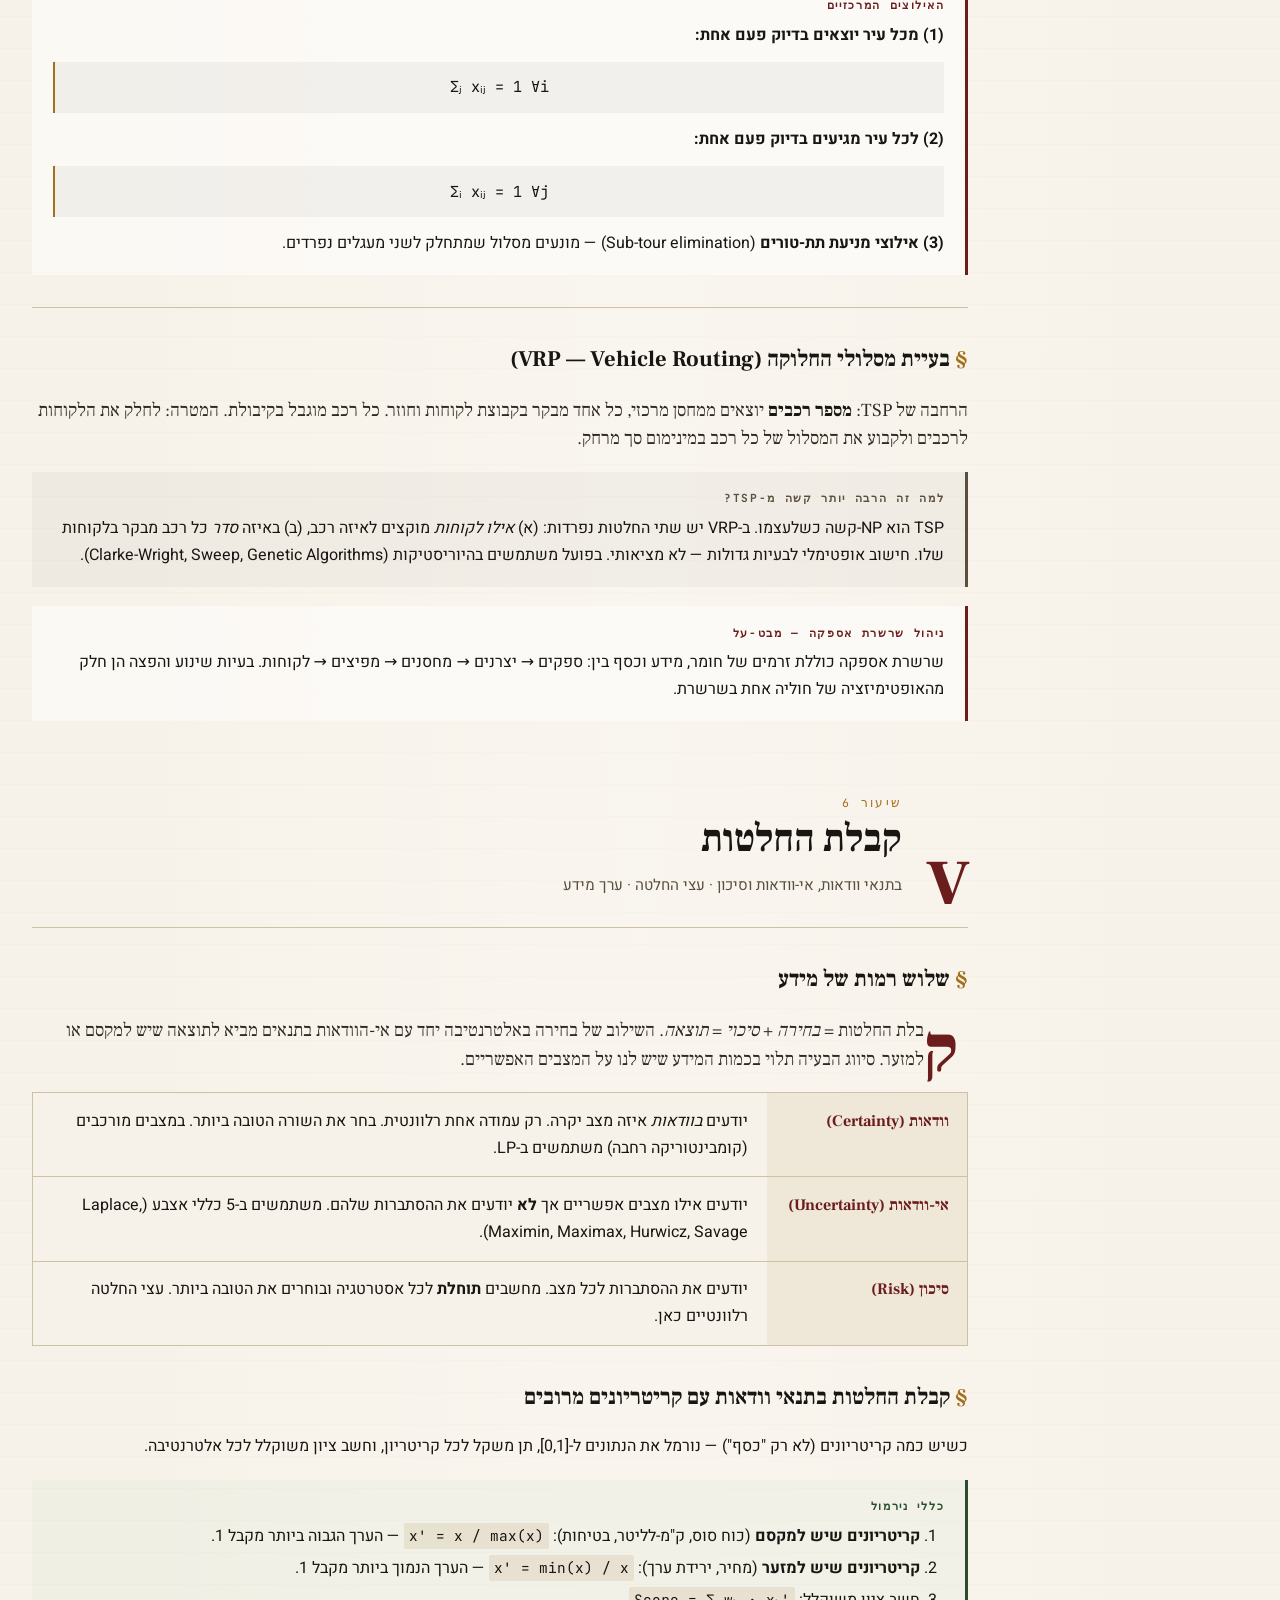
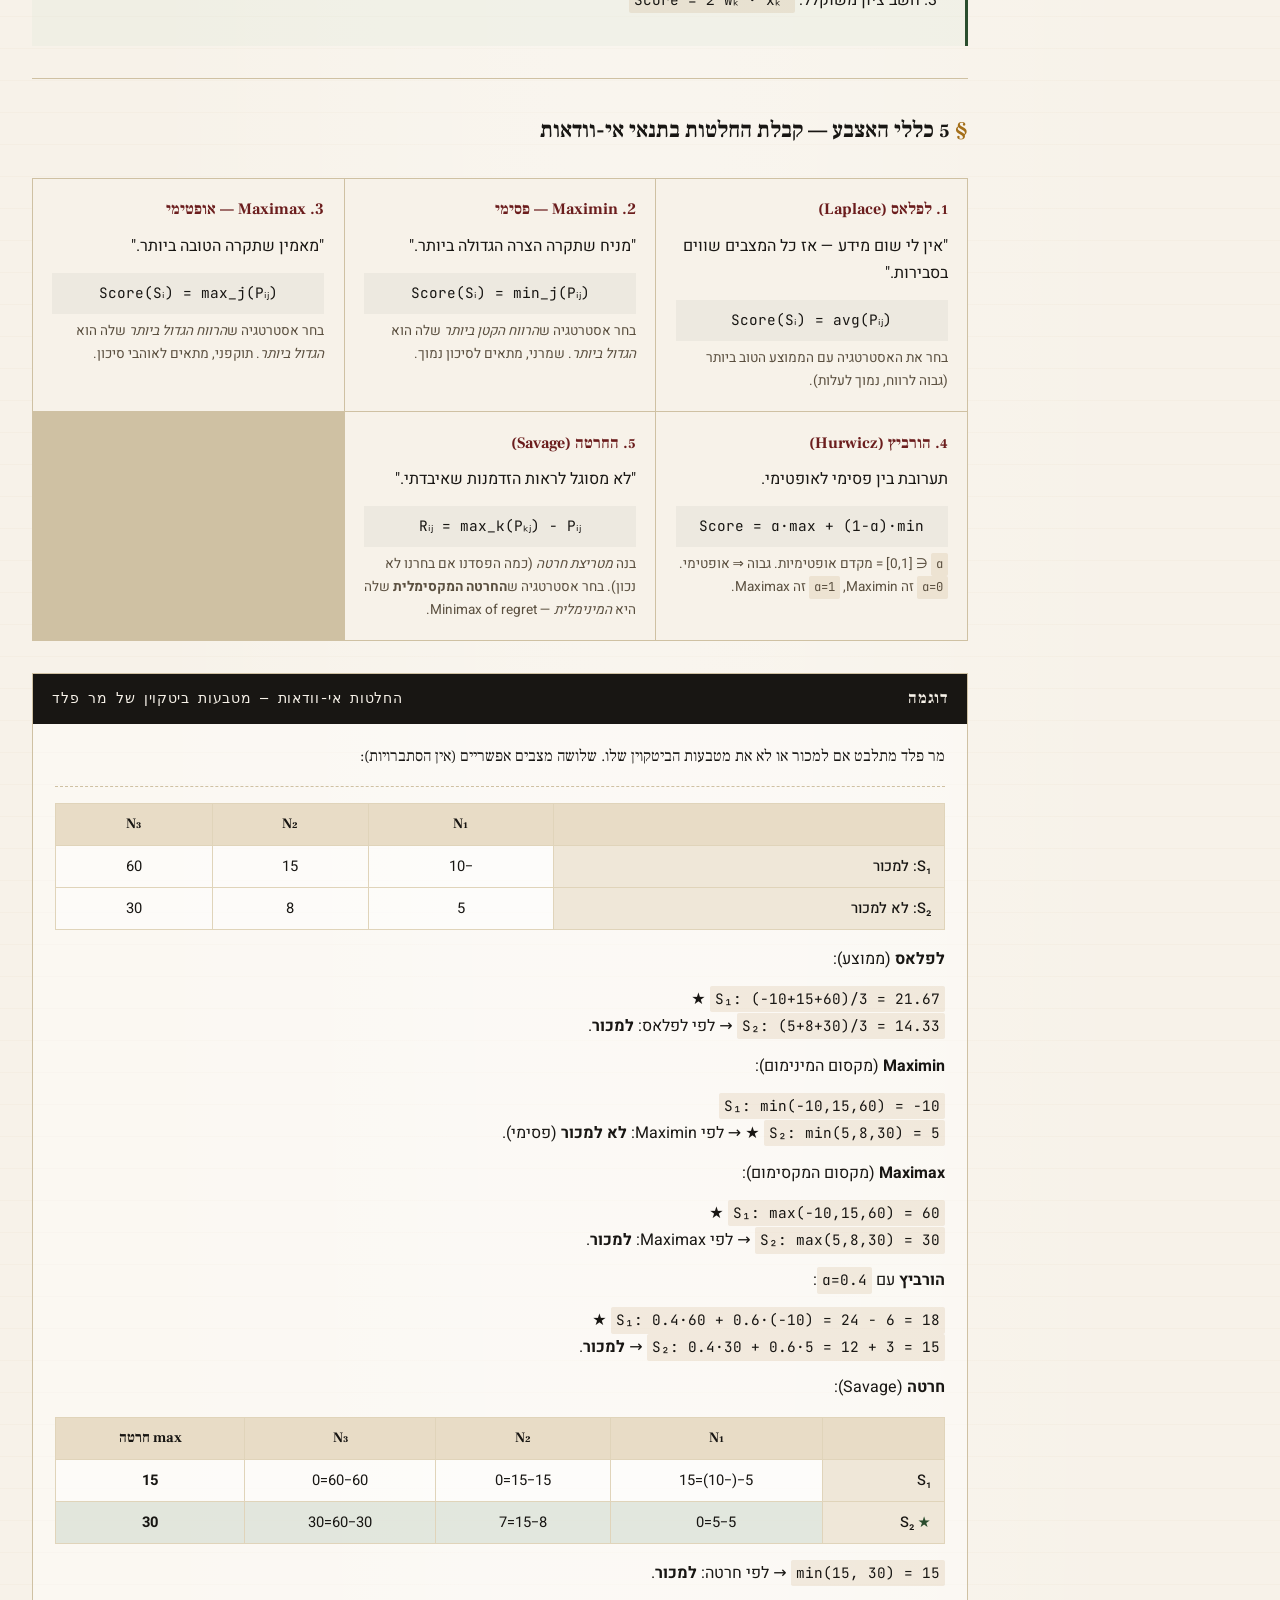
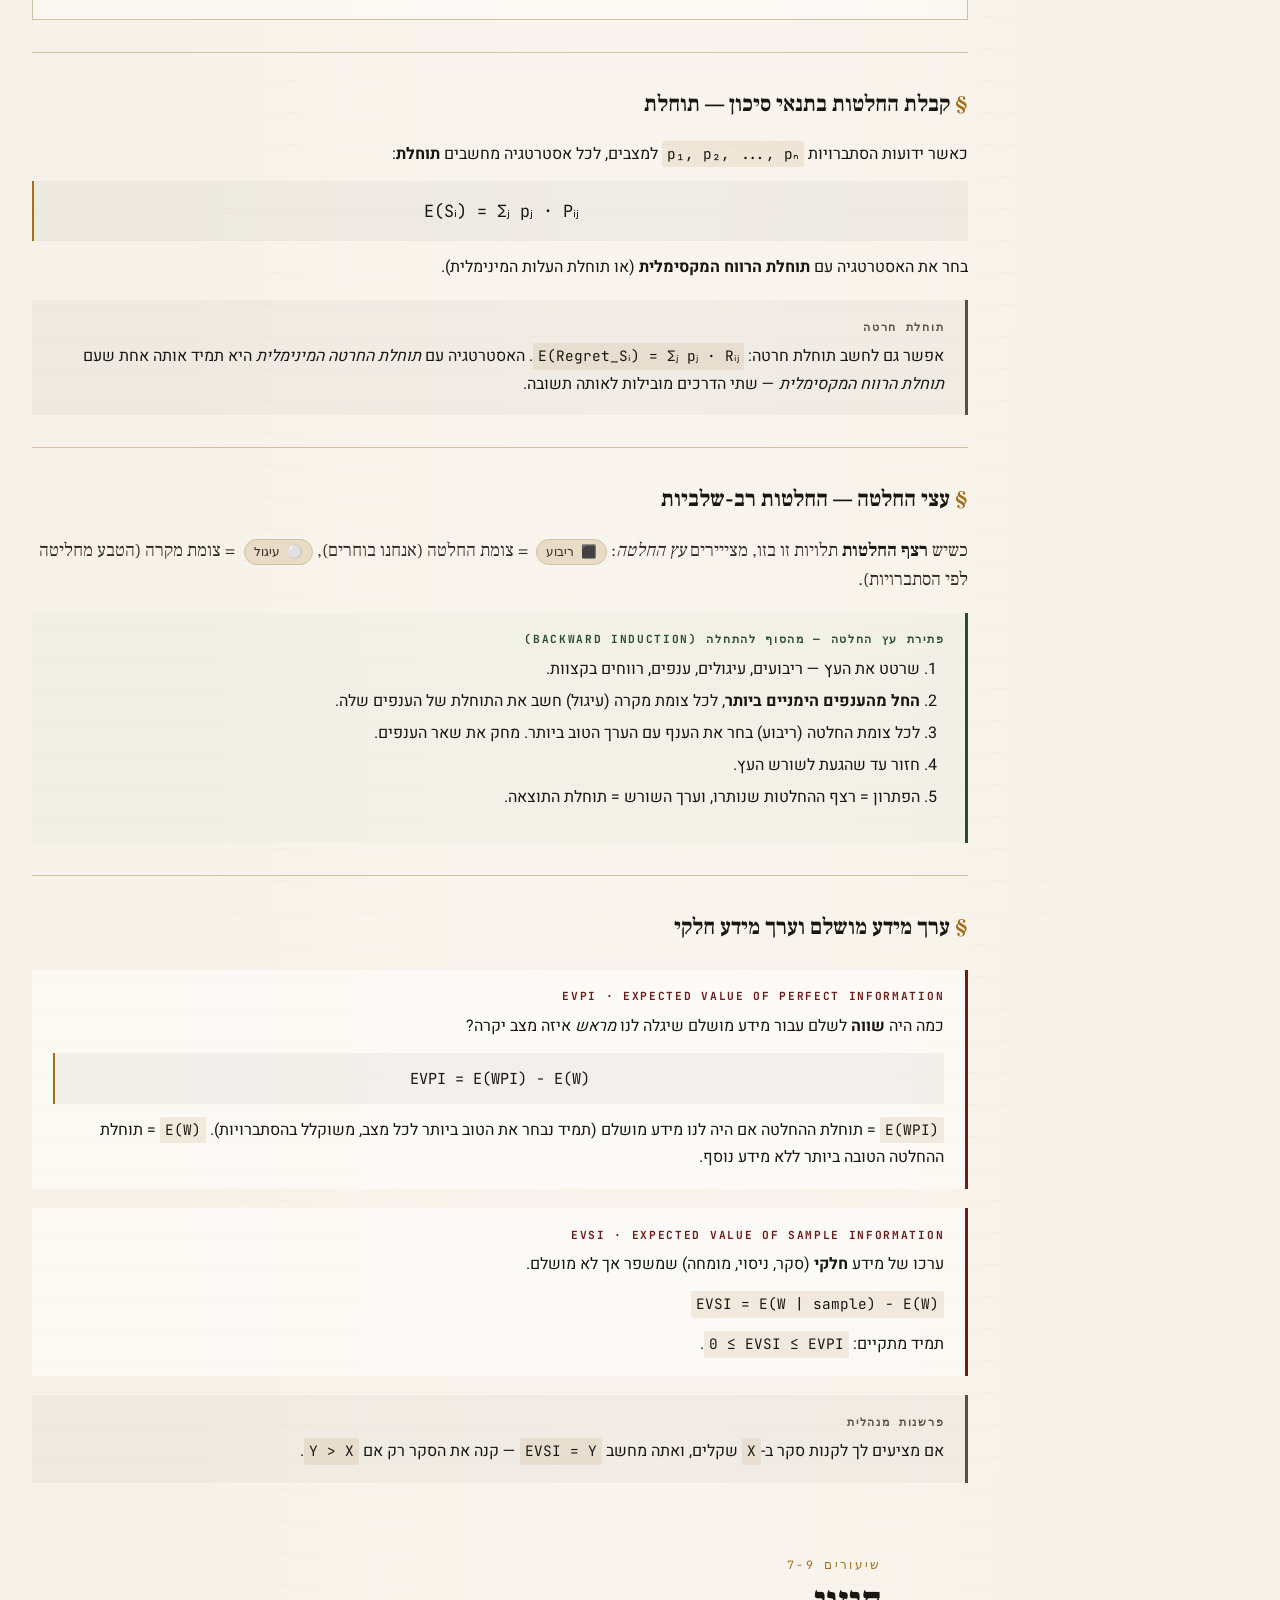
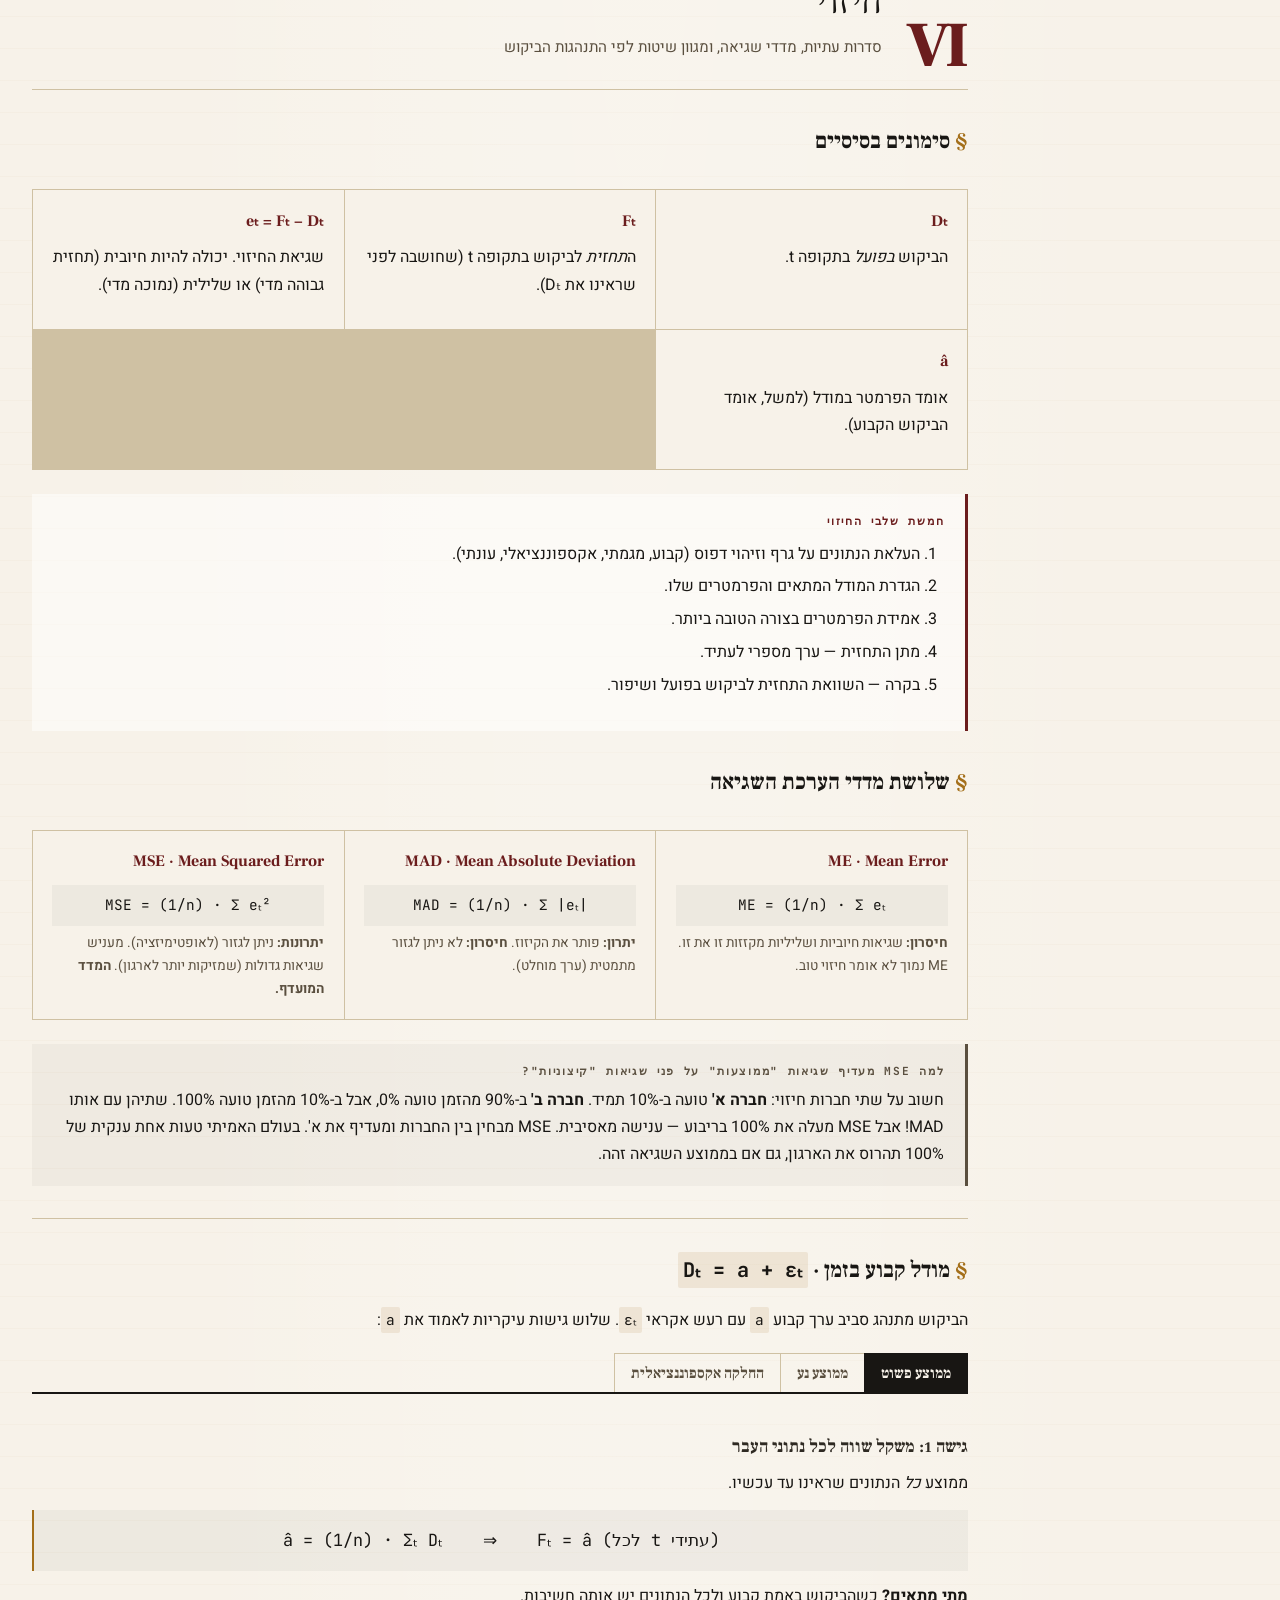
<file: MBA/zufi.html>
<!DOCTYPE html>
<html lang="he" dir="rtl">
<head>
<meta charset="UTF-8">
<meta name="viewport" content="width=device-width, initial-scale=1.0">
<title>ניהול התפעול למנהלים · מדריך מבחן · ד"ר משה צופי · BGU</title>
<link rel="preconnect" href="https://fonts.googleapis.com">
<link rel="preconnect" href="https://fonts.gstatic.com" crossorigin>
<link href="https://fonts.googleapis.com/css2?family=Frank+Ruhl+Libre:wght@400;500;700;900&family=Heebo:wght@300;400;500;700;900&family=JetBrains+Mono:wght@400;700&display=swap" rel="stylesheet">
<style>
/* ============================================================
   ניהול התפעול למנהלים — מדריך מבחן
   עיצוב: מסגרת אקדמית מינימליסטית, מוטיב כתב-יד מודרני
   ============================================================ */

:root {
  --paper: #f7f2e9;
  --paper-2: #efe7d8;
  --paper-3: #e8dcc6;
  --ink: #181613;
  --ink-2: #2f2a23;
  --ink-soft: #5a4f3f;
  --rule: #cfc1a3;
  --rule-soft: #e0d4ba;
  --burgundy: #6b1d1d;
  --burgundy-soft: #8a3535;
  --forest: #2a4d2e;
  --forest-soft: #3e6b44;
  --ochre: #a46f1a;
  --gold: #b8860b;
  --highlight: #fff4c2;

  --font-display: "Frank Ruhl Libre", "David Libre", Georgia, serif;
  --font-body: "Heebo", -apple-system, system-ui, sans-serif;
  --font-mono: "JetBrains Mono", ui-monospace, monospace;

  --max-w: 1280px;
  --pad: clamp(1rem, 2.5vw, 2rem);
  --radius: 2px;
}

* { box-sizing: border-box; margin: 0; padding: 0; }

html { scroll-behavior: smooth; scroll-padding-top: 80px; }

body {
  font-family: var(--font-body);
  background: var(--paper);
  color: var(--ink);
  line-height: 1.7;
  font-weight: 400;
  font-size: 16px;
  background-image:
    radial-gradient(ellipse at top, rgba(255,255,255,.4), transparent 60%),
    repeating-linear-gradient(0deg, transparent 0, transparent 31px, rgba(180,140,80,.04) 31px, rgba(180,140,80,.04) 32px);
  min-height: 100vh;
}

/* ===== Top bar ===== */
.topbar {
  position: sticky; top: 0; z-index: 100;
  background: rgba(247,242,233,.92);
  backdrop-filter: blur(10px);
  -webkit-backdrop-filter: blur(10px);
  border-bottom: 1px solid var(--rule);
  padding: 0.7rem var(--pad);
}
.topbar-inner {
  max-width: var(--max-w);
  margin: 0 auto;
  display: flex; align-items: center; justify-content: space-between;
  gap: 1rem;
}
.brand {
  display: flex; align-items: baseline; gap: .6rem;
  font-family: var(--font-display);
  font-weight: 700;
}
.brand-mark {
  display: inline-block;
  width: 32px; height: 32px;
  background: var(--burgundy);
  color: var(--paper);
  display: inline-flex; align-items: center; justify-content: center;
  font-family: var(--font-display);
  font-weight: 900;
  font-size: 1rem;
  border-radius: 50%;
}
.brand-title { font-size: 1.15rem; color: var(--ink); }
.brand-sub { font-size: .85rem; color: var(--ink-soft); font-family: var(--font-body); font-weight: 400; }

.topbar-actions { display: flex; gap: .5rem; align-items: center; }
.topbar-btn {
  background: transparent;
  border: 1px solid var(--rule);
  color: var(--ink-2);
  padding: .4rem .8rem;
  font-family: var(--font-body);
  font-size: .85rem;
  cursor: pointer;
  border-radius: var(--radius);
  transition: all .2s;
}
.topbar-btn:hover { background: var(--paper-3); border-color: var(--ink-soft); }

/* ===== Layout grid ===== */
.layout {
  max-width: var(--max-w);
  margin: 0 auto;
  display: grid;
  grid-template-columns: 240px 1fr;
  gap: 2.5rem;
  padding: 2rem var(--pad);
}

/* ===== Sidebar navigation ===== */
.sidebar {
  position: sticky;
  top: 75px;
  align-self: start;
  max-height: calc(100vh - 100px);
  overflow-y: auto;
  padding-inline-end: .5rem;
  font-size: .92rem;
}
.sidebar::-webkit-scrollbar { width: 4px; }
.sidebar::-webkit-scrollbar-thumb { background: var(--rule); border-radius: 2px; }

.nav-title {
  font-family: var(--font-display);
  font-size: .75rem;
  letter-spacing: .15em;
  text-transform: uppercase;
  color: var(--ink-soft);
  margin-bottom: .6rem;
  padding-block-end: .4rem;
  border-bottom: 1px solid var(--rule);
}
.nav-list { list-style: none; margin-bottom: 1.6rem; }
.nav-list li { margin: .15rem 0; }
.nav-list a {
  color: var(--ink-2);
  text-decoration: none;
  display: block;
  padding: .35rem .6rem;
  border-radius: var(--radius);
  border-inline-start: 2px solid transparent;
  transition: all .15s;
}
.nav-list a:hover {
  background: var(--paper-2);
  border-inline-start-color: var(--burgundy);
  color: var(--ink);
}
.nav-list .nav-num {
  display: inline-block;
  font-family: var(--font-display);
  color: var(--ochre);
  font-weight: 700;
  margin-inline-end: .5rem;
  font-variant-numeric: oldstyle-nums;
}

/* ===== Main content ===== */
main { min-width: 0; }

/* ===== Hero ===== */
.hero {
  margin-bottom: 4rem;
  padding-block-end: 2rem;
  border-bottom: 2px solid var(--ink);
  position: relative;
}
.hero::before {
  content: '';
  position: absolute;
  bottom: -6px; right: 0;
  width: 100%; height: 1px;
  background: var(--ink);
}
.hero-eyebrow {
  font-family: var(--font-mono);
  font-size: .8rem;
  letter-spacing: .2em;
  text-transform: uppercase;
  color: var(--ochre);
  margin-bottom: .8rem;
}
.hero h1 {
  font-family: var(--font-display);
  font-weight: 900;
  font-size: clamp(2.4rem, 5vw, 4.2rem);
  line-height: 1.05;
  color: var(--ink);
  margin-bottom: 1rem;
  letter-spacing: -.01em;
}
.hero h1 .accent { color: var(--burgundy); }
.hero-meta {
  display: flex; flex-wrap: wrap; gap: 1.5rem;
  font-size: .92rem;
  color: var(--ink-soft);
  margin-bottom: 1.5rem;
}
.hero-meta span strong { color: var(--ink); font-weight: 500; }
.hero-lead {
  font-family: var(--font-display);
  font-size: 1.3rem;
  font-weight: 400;
  line-height: 1.5;
  color: var(--ink-2);
  max-width: 640px;
}
.hero-lead em { color: var(--burgundy); font-style: italic; }

.hero-stats {
  display: grid;
  grid-template-columns: repeat(auto-fit, minmax(140px, 1fr));
  gap: 1px;
  background: var(--rule);
  margin-top: 2rem;
  border: 1px solid var(--rule);
}
.hero-stat {
  background: var(--paper);
  padding: 1rem 1.2rem;
}
.hero-stat-num {
  font-family: var(--font-display);
  font-weight: 900;
  font-size: 2.2rem;
  color: var(--burgundy);
  line-height: 1;
  font-variant-numeric: oldstyle-nums;
}
.hero-stat-label {
  font-size: .8rem;
  letter-spacing: .05em;
  text-transform: uppercase;
  color: var(--ink-soft);
  margin-top: .4rem;
}

/* ===== Section ===== */
.section {
  margin-bottom: 4.5rem;
  scroll-margin-top: 90px;
}
.section-header {
  display: grid;
  grid-template-columns: auto 1fr;
  gap: 1.5rem;
  align-items: end;
  margin-bottom: 2rem;
  padding-block-end: 1rem;
  border-bottom: 1px solid var(--rule);
}
.section-num {
  font-family: var(--font-display);
  font-weight: 900;
  font-size: 4rem;
  line-height: .85;
  color: var(--burgundy);
  font-variant-numeric: oldstyle-nums;
  letter-spacing: -.02em;
}
.section-titles { display: flex; flex-direction: column; gap: .3rem; }
.section-eyebrow {
  font-family: var(--font-mono);
  font-size: .72rem;
  letter-spacing: .2em;
  text-transform: uppercase;
  color: var(--ochre);
}
.section-title {
  font-family: var(--font-display);
  font-weight: 700;
  font-size: clamp(1.6rem, 3vw, 2.4rem);
  line-height: 1.15;
  color: var(--ink);
}
.section-desc {
  font-size: .95rem;
  color: var(--ink-soft);
  margin-top: .4rem;
}

/* ===== Subsection ===== */
.sub {
  margin-block: 2rem;
}
.sub h3 {
  font-family: var(--font-display);
  font-weight: 700;
  font-size: 1.4rem;
  color: var(--ink);
  margin-bottom: .8rem;
  padding-block-end: .3rem;
  position: relative;
}
.sub h3::before {
  content: '§ ';
  color: var(--ochre);
  font-family: var(--font-display);
}
.sub h4 {
  font-family: var(--font-display);
  font-weight: 700;
  font-size: 1.1rem;
  color: var(--ink-2);
  margin: 1.2rem 0 .5rem;
}

p { margin-bottom: .8rem; }
p strong { color: var(--ink); font-weight: 700; }

ul, ol { margin: .6rem 1.5rem .9rem; }
li { margin-bottom: .35rem; }

/* ===== Callouts ===== */
.callout {
  position: relative;
  padding: 1.1rem 1.3rem 1.1rem 1.3rem;
  border-inline-start: 3px solid;
  background: rgba(255,255,255,.5);
  margin: 1.2rem 0;
}
.callout-label {
  font-family: var(--font-mono);
  font-size: .7rem;
  letter-spacing: .15em;
  text-transform: uppercase;
  font-weight: 700;
  margin-bottom: .4rem;
  display: block;
}
.callout p:last-child { margin-bottom: 0; }

.def { border-color: var(--burgundy); }
.def .callout-label { color: var(--burgundy); }

.theorem { border-color: var(--ochre); background: rgba(255, 244, 194, .25); }
.theorem .callout-label { color: var(--ochre); }

.algo { border-color: var(--forest); background: rgba(220, 230, 215, .25); }
.algo .callout-label { color: var(--forest); }
.algo ol { margin-top: .4rem; }
.algo ol li { margin-bottom: .3rem; }

.tip { border-color: var(--ink-soft); background: rgba(0,0,0,.03); }
.tip .callout-label { color: var(--ink-soft); }

.warn { border-color: #b8390b; background: rgba(255, 220, 195, .3); }
.warn .callout-label { color: #b8390b; }

.exam { border: 2px solid var(--burgundy); border-inline-start-width: 6px; padding: 1.3rem; background: linear-gradient(to left, rgba(107,29,29,.05), transparent); }
.exam .callout-label { color: var(--burgundy); font-size: .8rem; }

/* ===== Worked example ===== */
.example {
  margin: 1.5rem 0;
  border: 1px solid var(--rule);
  background: rgba(255,255,255,.4);
}
.example-head {
  background: var(--ink);
  color: var(--paper);
  padding: .7rem 1.2rem;
  display: flex;
  justify-content: space-between;
  align-items: center;
  font-family: var(--font-mono);
  font-size: .85rem;
  letter-spacing: .05em;
}
.example-head .ex-tag {
  font-family: var(--font-display);
  font-weight: 700;
  font-size: 1rem;
}
.example-body { padding: 1.2rem 1.4rem; }
.example-question {
  font-family: var(--font-display);
  color: var(--ink);
  border-bottom: 1px dashed var(--rule);
  padding-block-end: 1rem;
  margin-bottom: 1rem;
}

/* ===== Math / formula ===== */
.formula {
  font-family: var(--font-mono);
  background: rgba(0,0,0,.04);
  padding: .8rem 1rem;
  margin: .8rem 0;
  font-size: .95rem;
  border-inline-start: 2px solid var(--ochre);
  text-align: center;
  direction: ltr;
  overflow-x: auto;
  white-space: nowrap;
}
.formula.block { padding: 1rem 1.2rem; font-size: 1.05rem; }
.formula.lhs-rhs { text-align: center; }

code, .var {
  font-family: var(--font-mono);
  background: rgba(180,140,80,.15);
  padding: 1px 5px;
  font-size: .9em;
  border-radius: 2px;
  direction: ltr;
  display: inline-block;
}

.frac { display: inline-block; vertical-align: middle; text-align: center; margin: 0 .15em; }
.frac .num { display: block; border-bottom: 1px solid currentColor; padding: 0 .2em .05em; }
.frac .den { display: block; padding: .05em .2em 0; }

/* ===== Tables ===== */
.table-wrap { overflow-x: auto; margin: 1rem 0; }
table {
  border-collapse: collapse;
  width: 100%;
  font-size: .92rem;
  background: rgba(255,255,255,.5);
  border: 1px solid var(--rule);
}
th, td {
  border: 1px solid var(--rule-soft);
  padding: .5rem .8rem;
  text-align: center;
}
th {
  background: var(--paper-3);
  font-family: var(--font-display);
  font-weight: 700;
  color: var(--ink);
  font-size: .9rem;
}
td.label { font-weight: 500; background: var(--paper-2); text-align: start; }
td.numeric { font-family: var(--font-mono); direction: ltr; }
tr.highlight { background: var(--highlight); }
tr.optimal { background: rgba(74, 109, 65, .15); }
tr.optimal td:first-child::before { content: '★ '; color: var(--forest); }

/* ===== Algorithm steps ===== */
.steps {
  list-style: none;
  margin: 1rem 0;
  counter-reset: step;
}
.steps > li {
  counter-increment: step;
  position: relative;
  padding-inline-start: 3rem;
  padding-block: .6rem;
  border-block-end: 1px dashed var(--rule);
}
.steps > li:last-child { border-block-end: none; }
.steps > li::before {
  content: counter(step);
  position: absolute;
  inset-inline-start: 0;
  top: .55rem;
  width: 2.2rem; height: 2.2rem;
  background: var(--ink);
  color: var(--paper);
  font-family: var(--font-display);
  font-weight: 700;
  display: flex; align-items: center; justify-content: center;
  border-radius: 50%;
  font-size: .9rem;
}

/* ===== Cards (cheat sheet) ===== */
.card-grid {
  display: grid;
  grid-template-columns: repeat(auto-fit, minmax(280px, 1fr));
  gap: 1px;
  background: var(--rule);
  border: 1px solid var(--rule);
  margin: 1.5rem 0;
}
.fcard {
  background: var(--paper);
  padding: 1.1rem 1.2rem;
}
.fcard-title {
  font-family: var(--font-display);
  font-weight: 700;
  color: var(--burgundy);
  font-size: 1rem;
  margin-bottom: .6rem;
}
.fcard-formula {
  font-family: var(--font-mono);
  font-size: .9rem;
  background: rgba(0,0,0,.04);
  padding: .5rem .7rem;
  margin: .4rem 0;
  direction: ltr;
  text-align: center;
}
.fcard-note {
  font-size: .85rem;
  color: var(--ink-soft);
  margin-top: .4rem;
}

/* ===== Quiz / self-test ===== */
.quiz {
  margin: 1.2rem 0;
  border: 1px solid var(--rule);
  background: rgba(255,255,255,.5);
}
.quiz-q {
  padding: 1rem 1.3rem;
  font-family: var(--font-display);
  font-size: 1rem;
  color: var(--ink);
  border-block-end: 1px solid var(--rule);
}
.quiz-q::before {
  content: 'ש. ';
  color: var(--burgundy);
  font-weight: 700;
}
.quiz-a {
  padding: 1rem 1.3rem;
}
.quiz-a-toggle {
  background: transparent;
  border: 1px solid var(--rule);
  color: var(--ink-2);
  font-family: var(--font-body);
  font-size: .85rem;
  padding: .4rem .9rem;
  cursor: pointer;
  border-radius: var(--radius);
  transition: all .2s;
}
.quiz-a-toggle:hover {
  background: var(--ink);
  color: var(--paper);
  border-color: var(--ink);
}
.quiz-a-content {
  display: none;
  margin-top: .8rem;
  padding-block-start: .8rem;
  border-block-start: 1px dashed var(--rule);
  font-size: .95rem;
  color: var(--ink-2);
}
.quiz-a-content.show { display: block; }
.quiz-a-content::before {
  content: 'ת. ';
  color: var(--forest);
  font-weight: 700;
}

/* ===== Decision flow ===== */
.flow {
  display: grid;
  gap: 1px;
  background: var(--rule);
  border: 1px solid var(--rule);
  margin: 1.2rem 0;
}
.flow-row {
  background: var(--paper);
  display: grid;
  grid-template-columns: 200px 1fr;
  gap: 1px;
}
.flow-row > div { padding: .9rem 1.1rem; }
.flow-cond {
  background: var(--paper-2);
  font-family: var(--font-display);
  font-weight: 700;
  color: var(--burgundy);
}

/* ===== Two-column layout for theory+example ===== */
.two-col {
  display: grid;
  grid-template-columns: 1fr 1fr;
  gap: 1.5rem;
  margin: 1.2rem 0;
}
@media (max-width: 800px) {
  .two-col { grid-template-columns: 1fr; }
}

/* ===== Decorative drop cap ===== */
.dropcap::first-letter {
  font-family: var(--font-display);
  font-weight: 900;
  font-size: 3.6em;
  float: right;
  line-height: .85;
  margin-inline-start: .15em;
  margin-block: .1em .05em;
  color: var(--burgundy);
}

/* ===== Pill / chip ===== */
.chip {
  display: inline-block;
  padding: .15rem .55rem;
  background: var(--paper-3);
  border: 1px solid var(--rule);
  border-radius: 100px;
  font-size: .78rem;
  color: var(--ink-2);
  margin-inline-end: .3rem;
  font-family: var(--font-mono);
}
.chip.exam-weight { background: rgba(107,29,29,.1); color: var(--burgundy); border-color: var(--burgundy-soft); }

/* ===== Footer ===== */
footer {
  border-top: 2px solid var(--ink);
  padding: 2rem var(--pad);
  margin-top: 3rem;
  text-align: center;
  color: var(--ink-soft);
  font-size: .88rem;
}
footer .quote {
  font-family: var(--font-display);
  font-style: italic;
  font-size: 1.1rem;
  color: var(--ink-2);
  margin-bottom: 1rem;
}

/* ===== Mobile ===== */
@media (max-width: 900px) {
  .layout { grid-template-columns: 1fr; gap: 1rem; }
  .sidebar { display: none; }
  .sidebar.mobile-open {
    display: block;
    position: fixed;
    inset: 0;
    background: var(--paper);
    z-index: 200;
    padding: 1.5rem;
    max-height: 100vh;
    overflow-y: auto;
  }
  .nav-toggle { display: inline-flex; }
  .section-header { grid-template-columns: 1fr; gap: .5rem; }
  .section-num { font-size: 2.5rem; }
  .hero h1 { font-size: 2.2rem; }
  .formula { font-size: .85rem; }
}
.nav-toggle {
  display: none;
  background: var(--ink);
  color: var(--paper);
  border: none;
  padding: .5rem .9rem;
  font-family: var(--font-body);
  font-size: .9rem;
  cursor: pointer;
  border-radius: var(--radius);
}

/* ===== Print ===== */
@media print {
  .sidebar, .topbar, .nav-toggle, .quiz-a-toggle { display: none !important; }
  .quiz-a-content { display: block !important; }
  body { background: white; }
  .layout { display: block; padding: 0; }
  .section { page-break-inside: avoid; }
  .example { page-break-inside: avoid; }
}

/* ===== Misc ===== */
.divider {
  border: none;
  border-top: 1px solid var(--rule);
  margin: 2rem 0;
  position: relative;
}
.divider::after {
  content: '✦';
  position: absolute;
  top: -.7rem;
  left: 50%;
  transform: translateX(-50%);
  background: var(--paper);
  color: var(--ochre);
  padding: 0 .8rem;
  font-size: .9rem;
}

.kbd {
  font-family: var(--font-mono);
  font-size: .8em;
  background: var(--ink);
  color: var(--paper);
  padding: 1px 6px;
  border-radius: 3px;
  direction: ltr;
  display: inline-block;
}

.lead {
  font-family: var(--font-display);
  font-size: 1.15rem;
  color: var(--ink-2);
  font-weight: 400;
  line-height: 1.55;
}

/* Math notation helpers */
.sub-script { vertical-align: sub; font-size: .75em; }
.sup-script { vertical-align: super; font-size: .75em; }

/* Highlights */
mark {
  background: var(--highlight);
  padding: 0 3px;
  color: var(--ink);
}

/* Specific tables */
.matrix-tbl {
  display: inline-block;
  margin: .5rem auto;
  font-family: var(--font-mono);
  border-collapse: collapse;
  direction: ltr;
}
.matrix-tbl td {
  padding: .3rem .8rem;
  border: none;
  text-align: center;
  background: transparent;
}
.matrix-tbl {
  border-inline-start: 2px solid var(--ink);
  border-inline-end: 2px solid var(--ink);
}

/* Anchor target highlight */
.section:target .section-num { animation: blink 2s; }
@keyframes blink { 50% { color: var(--gold); } }

/* Algorithm visualization in Dijkstra section */
.graph-illust {
  background: rgba(255,255,255,.6);
  border: 1px dashed var(--rule);
  padding: 1rem;
  margin: 1rem 0;
  font-family: var(--font-mono);
  white-space: pre;
  direction: ltr;
  text-align: center;
  font-size: .85rem;
  overflow-x: auto;
}

/* Tabs */
.tabs {
  display: flex;
  gap: 0;
  border-block-end: 2px solid var(--ink);
  margin: 1.2rem 0 0;
  flex-wrap: wrap;
}
.tab-btn {
  background: transparent;
  border: 1px solid var(--rule);
  border-block-end: none;
  padding: .55rem 1rem;
  cursor: pointer;
  font-family: var(--font-display);
  font-weight: 700;
  font-size: .95rem;
  color: var(--ink-soft);
  transition: all .2s;
  margin-inline-end: -1px;
}
.tab-btn:hover { background: var(--paper-2); color: var(--ink); }
.tab-btn.active {
  background: var(--ink);
  color: var(--paper);
  border-color: var(--ink);
  position: relative;
  z-index: 1;
}
.tab-panel { display: none; padding: 1.2rem 0; }
.tab-panel.active { display: block; }

/* Toolbox */
.toolbox {
  background: var(--ink);
  color: var(--paper);
  padding: 1.5rem;
  margin: 2rem 0;
  font-family: var(--font-display);
}
.toolbox h4 {
  color: var(--paper);
  font-size: 1.1rem;
  margin-bottom: .8rem;
  font-family: var(--font-display);
  font-weight: 700;
}
.toolbox p { color: rgba(247, 242, 233, .85); margin-bottom: .5rem; font-family: var(--font-body); font-size: .92rem; }
.toolbox .chip { background: rgba(247,242,233,.1); color: var(--paper); border-color: rgba(247,242,233,.2); }

/* Progress */
.progress-track {
  position: fixed;
  top: 0; right: 0; left: 0;
  height: 3px;
  background: transparent;
  z-index: 101;
  pointer-events: none;
}
.progress-bar {
  height: 100%;
  background: var(--burgundy);
  width: 0%;
  transition: width .1s;
}
</style>
</head>
<body>

<div class="progress-track"><div class="progress-bar" id="progressBar"></div></div>

<div class="topbar">
  <div class="topbar-inner">
    <div class="brand">
      <span class="brand-mark">צ</span>
      <div>
        <div class="brand-title">ניהול התפעול למנהלים</div>
        <div class="brand-sub">מדריך מבחן · ד"ר משה צופי · BGU</div>
      </div>
    </div>
    <div class="topbar-actions">
      <button class="topbar-btn" onclick="window.print()">🖨 הדפס</button>
      <button class="nav-toggle topbar-btn" id="navToggle">☰ תפריט</button>
    </div>
  </div>
</div>

<div class="layout">

  <!-- ============ SIDEBAR ============ -->
  <nav class="sidebar" id="sidebar">
    <div class="nav-title">תוכן עניינים</div>
    <ul class="nav-list">
      <li><a href="#overview"><span class="nav-num">·</span>פתיחה ואסטרטגיה</a></li>
      <li><a href="#lp"><span class="nav-num">I</span>תכנות ליניארי</a></li>
      <li><a href="#networks"><span class="nav-num">II</span>גרפים ורשתות</a></li>
      <li><a href="#assignment"><span class="nav-num">III</span>השמה וכיסוי</a></li>
      <li><a href="#tsp"><span class="nav-num">IV</span>שינוע: TSP &amp; VRP</a></li>
      <li><a href="#decisions"><span class="nav-num">V</span>קבלת החלטות</a></li>
      <li><a href="#forecasting"><span class="nav-num">VI</span>חיזוי</a></li>
      <li><a href="#mrp"><span class="nav-num">VII</span>MRP</a></li>
      <li><a href="#jit"><span class="nav-num">VIII</span>JIT &amp; Lean</a></li>
    </ul>

    <div class="nav-title">כלי עזר</div>
    <ul class="nav-list">
      <li><a href="#cheatsheet"><span class="nav-num">★</span>גיליון נוסחאות</a></li>
      <li><a href="#decision-tree"><span class="nav-num">★</span>איזו שיטה לבחור?</a></li>
      <li><a href="#quiz"><span class="nav-num">★</span>שאלות תרגול</a></li>
      <li><a href="#exam-strategy"><span class="nav-num">★</span>אסטרטגיית מבחן</a></li>
    </ul>
  </nav>

  <!-- ============ MAIN ============ -->
  <main>

    <!-- ============ HERO ============ -->
    <section class="hero" id="overview">
      <div class="hero-eyebrow">687-2-0300 · סמסטר ב' תשפ"ו</div>
      <h1>ניהול התפעול<br><span class="accent">למנהלים</span></h1>
      <p class="hero-lead">
        מדריך מבחן מקיף — כל הנושאים, האלגוריתמים, הנוסחאות והדוגמאות הנדרשים <em>לעבור</em> את הבחינה אצל ד"ר משה צופי.
        בנוי מתוך מחברת הקורס המלאה ומסילבוס תשפ"ו.
      </p>

      <div class="hero-meta">
        <span><strong>מרצה:</strong> ד"ר משה צופי</span>
        <span><strong>פקולטה:</strong> גילפורד גלייזר · BGU</span>
        <span><strong>משקל מבחן:</strong> 80%</span>
        <span><strong>ציון מינימום:</strong> 65</span>
      </div>

      <div class="hero-stats">
        <div class="hero-stat">
          <div class="hero-stat-num">7</div>
          <div class="hero-stat-label">נושאי ליבה</div>
        </div>
        <div class="hero-stat">
          <div class="hero-stat-num">12</div>
          <div class="hero-stat-label">שיעורים</div>
        </div>
        <div class="hero-stat">
          <div class="hero-stat-num">9</div>
          <div class="hero-stat-label">אלגוריתמים מרכזיים</div>
        </div>
        <div class="hero-stat">
          <div class="hero-stat-num">20</div>
          <div class="hero-stat-label">נוסחאות מבחן</div>
        </div>
      </div>

      <div class="callout exam" style="margin-top:2rem">
        <span class="callout-label">★ אסטרטגיית מבחן · קרא ראשון</span>
        <p><strong>הקורס בנוי בשלוש שכבות:</strong> (1) <em>ניסוח</em> בעיה כמודל מתמטי. (2) <em>פתרון</em> באלגוריתם מתאים. (3) <em>פרשנות</em> התשובה. במבחן תידרש להוכיח שליטה בכל השלוש.</p>
        <p>שאלות הבחינה דורשות "חשיבה ויכולת התמודדות גם עם בעיות חדשות" — לכן <strong>הבנת הרציונל</strong> חשובה יותר משינון. אם תבין <em>למה</em> אלגוריתם פועל, תוכל ליישם אותו על וריאציה לא מוכרת.</p>
      </div>

      <div class="toolbox">
        <h4>טיפ KISS לקריאה</h4>
        <p>כל סעיף עוקב אחרי תבנית: <span class="chip">הגדרה</span> <span class="chip">אלגוריתם</span> <span class="chip">דוגמה פתורה</span> <span class="chip">מלכודות</span>. אם לחוץ בזמן — קרא רק את ה<strong>אלגוריתמים</strong> וה<strong>דוגמאות הפתורות</strong>.</p>
      </div>
    </section>

    <!-- ============ SECTION 1: LINEAR PROGRAMMING ============ -->
    <section class="section" id="lp">
      <div class="section-header">
        <div class="section-num">I</div>
        <div class="section-titles">
          <div class="section-eyebrow">שיעורים 1-2</div>
          <h2 class="section-title">תכנות ליניארי</h2>
          <p class="section-desc">ניסוח, שיטה גרפית, ניתוח רגישות, מקרים מיוחדים</p>
        </div>
      </div>

      <div class="sub">
        <h3>מהי בעיית תכנות ליניארי?</h3>
        <p class="lead dropcap">תכנות ליניארי הוא מודל מתמטי המתאר בעיות אופטימיזציה באמצעות פונקציית מטרה ואילוצים <strong>ליניאריים בלבד</strong>, ומבקש למצוא להם פתרון אופטימלי (מקסימום או מינימום). זוהי שכבת היסוד של כל הקורס: כמעט כל בעיה אחרת — מסלול קצר, השמה, שינוע, MRP — ניתנת לניסוח כ-LP.</p>

        <div class="callout def">
          <span class="callout-label">הגדרות מפתח</span>
          <p><strong>משתני החלטה</strong> · מה אנחנו רוצים למצוא? (כמויות, סכומים, זמנים…)</p>
          <p><strong>פונקציית מטרה</strong> · מה אנחנו רוצים למקסם או למזער? ביטוי ליניארי במשתני ההחלטה.</p>
          <p><strong>אילוצים</strong> · מה מגביל אותנו? אי-שוויונים או שוויונים ליניאריים.</p>
          <p><strong>אילוצי אי-שליליות</strong> · רוב המשתנים בכלכלה הם <code>≥ 0</code>.</p>
        </div>
      </div>

      <div class="sub">
        <h3>ניסוח בעיית LP — שלושה שלבים</h3>
        <ol class="steps">
          <li><strong>הגדר את משתני ההחלטה במדויק.</strong> כתוב יחידות (קילו? שקל? שעות?) ואת ה"איזה מה" (איזה מוצר, איזו תקופה).</li>
          <li><strong>נסח את פונקציית המטרה.</strong> Min או Max? כתוב <code>Z = c₁x₁ + c₂x₂ + ...</code></li>
          <li><strong>רשום את כל האילוצים.</strong> אילוצי משאבים, אילוצי דרישה, אילוצי לוגיקה ("לא יותר מ-…", "לפחות…"), ואי-שליליות.</li>
        </ol>

        <div class="callout tip">
          <span class="callout-label">מלכודת נפוצה במבחן</span>
          <p><strong>אילוצי "אחוזים"</strong> — אם נכתב "התערובת תכיל לפחות 30% גרעינים שחורים", אל תכתוב <code>x₁ ≥ 30%</code>! נסח כיחס: <code>x₁ ≥ 0.3 · (x₁ + x₂ + ... + xₙ)</code> ואז העבר אגף וקבל <code>0.7x₁ - 0.3x₂ - ... ≥ 0</code>.</p>
        </div>
      </div>

      <div class="example">
        <div class="example-head">
          <span class="ex-tag">דוגמה 1</span>
          <span>ניסוח בעיית מקסימום</span>
        </div>
        <div class="example-body">
          <p class="example-question">בחשבון העו"ש של אבי הצטבר סכום של 100,000 ₪. תכנית א' (צמודה לדולר) — תשואה 5% בשנה. תכנית ב' (צמודה למדד) — תשואה 4% בשנה. אבי החליט לא להשקיע בתכנית א' יותר מ-20,000 ₪. כמה להשקיע בכל תכנית כדי למקסם את הרווח?</p>

          <p><strong>משתני החלטה:</strong></p>
          <p><code>x₁</code> = סכום ההשקעה בתכנית א' (₪)<br>
             <code>x₂</code> = סכום ההשקעה בתכנית ב' (₪)</p>

          <p><strong>פונקציית מטרה (מקסום הרווח):</strong></p>
          <div class="formula">Max Z = 0.05·x₁ + 0.04·x₂</div>

          <p><strong>אילוצים:</strong></p>
          <div class="formula">x₁ + x₂ ≤ 100,000   (תקציב)</div>
          <div class="formula">x₁ ≤ 20,000   (מגבלת תכנית א')</div>
          <div class="formula">x₁, x₂ ≥ 0   (אי-שליליות)</div>

          <p><strong>פתרון אופטימלי:</strong> <code>x₁ = 20,000</code>, <code>x₂ = 80,000</code>, <code>Z = 4,200 ₪</code></p>
        </div>
      </div>

      <div class="sub">
        <h3>השיטה הגרפית (לשני משתנים)</h3>
        <div class="callout theorem">
          <span class="callout-label">משפט יסוד</span>
          <p>הפתרון האופטימלי <strong>חייב להופיע באחת מנקודות הקצה</strong> של תחום הפתרונות האפשריים (פוליגון).</p>
        </div>

        <div class="callout algo">
          <span class="callout-label">אלגוריתם — שיטה גרפית</span>
          <ol>
            <li>נסח את הבעיה.</li>
            <li>צייר ציר X (בו <code>x₁</code>) וציר Y (בו <code>x₂</code>).</li>
            <li>צייר כל אילוץ כקו ישר וקבע את התחום (חצי-מישור) שלו.</li>
            <li>זהה את <strong>תחום הפתרונות האפשריים</strong> — חיתוך כל התחומים.</li>
            <li>חשב את ערך <code>Z</code> בכל קודקוד של התחום.</li>
            <li>בחר את הקודקוד שנותן את הערך האופטימלי (הגדול/קטן ביותר).</li>
          </ol>
        </div>

        <div class="callout tip">
          <span class="callout-label">דרך מהירה</span>
          <p>במקום לחשב את <code>Z</code> בכל קודקוד, צייר קו <strong>איסו-רווח</strong> (קו שעליו <code>Z = const</code>) והזיז אותו במקביל לעצמו עד הקודקוד הקיצוני בכיוון השיפור. זה לפעמים מהיר יותר.</p>
        </div>
      </div>

      <div class="sub">
        <h3>מקרים מיוחדים</h3>
        <div class="card-grid">
          <div class="fcard">
            <div class="fcard-title">פתרון יחיד</div>
            <p>המקרה הסטנדרטי. קודקוד אחד נותן את ערך <code>Z</code> האופטימלי.</p>
          </div>
          <div class="fcard">
            <div class="fcard-title">פתרון מרובה</div>
            <p>פונקציית המטרה מקבילה לאחד האילוצים החוסמים. <strong>כל הקטע</strong> בין שני קודקודים אופטימלי.</p>
          </div>
          <div class="fcard">
            <div class="fcard-title">פתרון לא-חסום (Unbounded)</div>
            <p>תחום הפתרונות לא חסום בכיוון השיפור. <code>Z → ∞</code> או <code>Z → −∞</code>.</p>
          </div>
          <div class="fcard">
            <div class="fcard-title">אין פתרון אפשרי (Infeasible)</div>
            <p>האילוצים סותרים. תחום הפתרונות ריק.</p>
          </div>
        </div>
      </div>

      <div class="sub">
        <h3>ניתוח רגישות</h3>
        <p>ניתוח רגישות בודק <strong>עד כמה</strong> ניתן לשנות פרמטר בבעיה לפני שהפתרון האופטימלי משתנה.</p>

        <div class="callout def">
          <span class="callout-label">שלושת ההיבטים</span>
          <p><strong>1. שינוי במקדמי פונקציית המטרה</strong> (<code>cⱼ</code>) — באיזה תחום ניתן לשנות את <code>cⱼ</code> מבלי שתערובת המשתנים האופטימלית תשתנה?</p>
          <p><strong>2. שינוי בצד ימין של אילוץ</strong> (<code>bᵢ</code>) — באיזה תחום ניתן לשנות את <code>bᵢ</code> מבלי שמערך הבסיס ישתנה?</p>
          <p><strong>3. מחיר צל</strong> (Shadow Price) — בכמה ישתפר ערך <code>Z</code> אם נוסיף יחידה אחת למשאב <code>i</code>?</p>
        </div>

        <div class="callout tip">
          <span class="callout-label">פרשנות מנהלית</span>
          <p>מחיר צל גבוה ⇒ המשאב הזה הוא "צוואר בקבוק" — שווה להשקיע בהגדלתו. מחיר צל אפס ⇒ למשאב יש עודף, אין טעם להוסיף ממנו.</p>
        </div>
      </div>
    </section>

    <!-- ============ SECTION 2: NETWORKS ============ -->
    <section class="section" id="networks">
      <div class="section-header">
        <div class="section-num">II</div>
        <div class="section-titles">
          <div class="section-eyebrow">שיעור 3</div>
          <h2 class="section-title">גרפים ורשתות</h2>
          <p class="section-desc">מסלול קצר ביותר (דייקסטרא) ועץ פורש מינימלי (חמדני)</p>
        </div>
      </div>

      <div class="sub">
        <h3>בעיית המסלול הקצר ביותר</h3>
        <p class="lead">נתון גרף עם משקלים על קשתות, קודקוד מקור וקודקוד יעד. המטרה: מצא מסלול שסכום משקלי הקשתות שלאורכו הוא הקטן ביותר.</p>

        <div class="callout algo">
          <span class="callout-label">אלגוריתם דייקסטרא (Dijkstra)</span>
          <ol>
            <li>נתחיל בקודקוד המקור. הקצה לו ערך זמני <strong>0</strong> וסמנו ב-★.</li>
            <li>לך אל הקודקוד האחרון שסומן ב-★:
              <ul>
                <li>בדוק מי השכנים שלו שעדיין לא סומנו.</li>
                <li>חשב את המרחק אליהם דרך הקודקוד הנוכחי.</li>
                <li>אם המרחק <em>קטן</em> מהערך הזמני הקיים — עדכן וציין את המקור.</li>
                <li>אחרת — אל תעשה כלום.</li>
              </ul>
            </li>
            <li>מבין כל הקודקודים <em>שלא סומנו</em> ב-★, בחר את זה עם הערך הזמני הקטן ביותר וסמנו ב-★.</li>
            <li>חזור לשלב 2 עד שכל הקודקודים סומנו.</li>
            <li><strong>שחזור הפתרון</strong> — מהיעד אחורה, לפי הסימונים, עד למקור.</li>
          </ol>
        </div>

        <div class="callout tip">
          <span class="callout-label">למה זה עובד?</span>
          <p>אלגוריתם <em>חמדני</em>: בכל שלב בוחרים את הקודקוד עם המרחק הקטן ביותר. ברגע שקודקוד מסומן ב-★, הערך שלו <strong>קבוע ולא ישתנה</strong> — כי כל מסלול אחר אליו יעבור דרך קודקודים עם ערך גדול יותר.</p>
        </div>
      </div>

      <div class="example">
        <div class="example-head">
          <span class="ex-tag">דוגמה</span>
          <span>הרצת דייקסטרא על גרף מהמחברת</span>
        </div>
        <div class="example-body">
          <p class="example-question">גרף עם 6 קודקודים (1=באר שבע ⇐ 6=יעד). משקלי הקשתות: 1→2:3, 1→3:7, 1→4:4, 2→3:2, 2→6:9, 3→5:1, 3→6:6, 4→3:1, 4→5:3, 5→6:5. מהו המסלול הקצר ביותר מ-1 ל-6?</p>

          <div class="table-wrap">
            <table>
              <thead>
                <tr><th>איטרציה</th><th>קודקוד נבחר ★</th><th>1</th><th>2</th><th>3</th><th>4</th><th>5</th><th>6</th></tr>
              </thead>
              <tbody>
                <tr><td>0 (התחלה)</td><td class="numeric">1</td><td class="numeric">★ 0</td><td class="numeric">∞</td><td class="numeric">∞</td><td class="numeric">∞</td><td class="numeric">∞</td><td class="numeric">∞</td></tr>
                <tr><td>1</td><td class="numeric">2</td><td class="numeric">★ 0</td><td class="numeric">★ 3 (מ-1)</td><td class="numeric">7 (מ-1)</td><td class="numeric">4 (מ-1)</td><td class="numeric">∞</td><td class="numeric">∞</td></tr>
                <tr><td>2</td><td class="numeric">4</td><td class="numeric">★ 0</td><td class="numeric">★ 3</td><td class="numeric">5 (מ-2)</td><td class="numeric">★ 4 (מ-1)</td><td class="numeric">7 (מ-4)</td><td class="numeric">∞</td></tr>
                <tr><td>3</td><td class="numeric">3</td><td class="numeric">★ 0</td><td class="numeric">★ 3</td><td class="numeric">★ 5 (מ-4)</td><td class="numeric">★ 4</td><td class="numeric">6 (מ-3)</td><td class="numeric">11 (מ-3)</td></tr>
                <tr><td>4</td><td class="numeric">5</td><td class="numeric">★ 0</td><td class="numeric">★ 3</td><td class="numeric">★ 5</td><td class="numeric">★ 4</td><td class="numeric">★ 6 (מ-3)</td><td class="numeric">11 (מ-5? לא, 6+5=11)</td></tr>
                <tr class="optimal"><td>5</td><td class="numeric">6</td><td class="numeric">★ 0</td><td class="numeric">★ 3</td><td class="numeric">★ 5</td><td class="numeric">★ 4</td><td class="numeric">★ 6</td><td class="numeric">★ 11</td></tr>
              </tbody>
            </table>
          </div>

          <p><strong>שחזור המסלול:</strong> 6 ← 3 ← 4 ← 1 (כי 6 הגיע מ-3, 3 הגיע מ-4, 4 הגיע מ-1).<br>
          <strong>אורך המסלול:</strong> 4 + 1 + 6 = <mark>11</mark></p>
        </div>
      </div>

      <hr class="divider">

      <div class="sub">
        <h3>עץ פורש מינימלי (MST — Minimum Spanning Tree)</h3>

        <div class="callout def">
          <span class="callout-label">הגדרות</span>
          <p><strong>עץ</strong> · גרף ללא מעגלים.</p>
          <p><strong>עץ פורש</strong> · גרף ללא מעגלים שדרכו ניתן להגיע מכל קודקוד לכל קודקוד אחר.</p>
          <p><strong>עץ פורש מינימלי</strong> · עץ פורש שסכום משקלי הקשתות שלו הוא הקטן ביותר.</p>
        </div>

        <p><strong>שימושים בעולם האמיתי:</strong> סלילת כבישים, מתיחת כבלי תקשורת, רשת חשמל — כל מצב שבו רוצים לחבר נקודות בעלות מינימלית.</p>

        <div class="callout algo">
          <span class="callout-label">אלגוריתם חמדני (Kruskal)</span>
          <ol>
            <li>סדר את כל הקשתות בסדר עולה לפי משקל.</li>
            <li>קח את הקשת בעלת המשקל הקטן ביותר שעדיין לא נבחרה.</li>
            <li>אם הוספתה <em>לא יוצרת מעגל</em> — סמן אותה כ"בעץ".</li>
            <li>אם הוספתה <em>יוצרת מעגל</em> — דלג עליה ועבור לקשת הבאה.</li>
            <li>חזור עד שכל הקודקודים מחוברים. (בגרף עם <code>n</code> קודקודים, העץ יכיל בדיוק <code>n-1</code> קשתות.)</li>
          </ol>
        </div>

        <div class="callout warn">
          <span class="callout-label">הבדל קריטי בין דייקסטרא לעץ פורש</span>
          <p><strong>דייקסטרא</strong> מוצא את הדרך הקצרה <em>מנקודה אחת לכל אחת מהשאר</em>. הקשתות שנבחרות הן הקצרות ביותר ל<em>כל יעד</em>. <br>
          <strong>עץ פורש</strong> מחבר את <em>כל הקודקודים</em> בעלות מינימלית. הוא לא בהכרח נותן מסלולים קצרים בין שני קודקודים ספציפיים.</p>
        </div>
      </div>
    </section>

    <!-- ============ SECTION 3: ASSIGNMENT & COVERING ============ -->
    <section class="section" id="assignment">
      <div class="section-header">
        <div class="section-num">III</div>
        <div class="section-titles">
          <div class="section-eyebrow">שיעור 4</div>
          <h2 class="section-title">בעיות השמה ובעיות כיסוי</h2>
          <p class="section-desc">האלגוריתם ההונגרי ומטריצות כיסוי</p>
        </div>
      </div>

      <div class="sub">
        <h3>בעיית ההשמה (Assignment Problem)</h3>
        <p class="lead">נתונה מטריצה <code>n×n</code> של עלויות (או רווחים): שורות = משאבים, עמודות = משימות. המטרה: שייך כל משאב למשימה אחת בדיוק (וכל משימה לאחד) כך שסכום העלויות יהיה מינימלי.</p>

        <div class="callout algo">
          <span class="callout-label">האלגוריתם ההונגרי (אפס ייחודי) — בעיית מינימום</span>
          <ol>
            <li><strong>הפחתת שורות:</strong> מכל שורה, הורד את הערך הקטן ביותר בה.</li>
            <li><strong>הפחתת עמודות:</strong> מכל עמודה במטריצה החדשה, הורד את הערך הקטן ביותר בה.</li>
            <li><strong>חיפוש שיבוץ באמצעות אפסים ייחודיים:</strong>
              <ul>
                <li>חפש שורה עם בדיוק אפס אחד — סמן אותו כ"בחירה" (⊙) ובטל את שאר האפסים בעמודה שלו.</li>
                <li>חזור לעמודות: עמודה עם בדיוק אפס אחד — סמן (⊙) ובטל אפסים בשורה שלו.</li>
                <li>חזור עד שלא ניתן להמשיך.</li>
              </ul>
            </li>
            <li><strong>אם נמצא שיבוץ מלא</strong> (n אפסים מסומנים, אחד בכל שורה ובכל עמודה) — סיימת.</li>
            <li><strong>אם לא:</strong> כסה את כל האפסים במספר מינימלי של קווים. מצא את הערך הקטן ביותר שלא מכוסה. הורד אותו מכל התאים שלא מכוסים, והוסף אותו לתאים המכוסים פעמיים (חיתוך קווים). חזור לשלב 3.</li>
          </ol>
        </div>

        <div class="callout tip">
          <span class="callout-label">בעיית מקסימום? המר למינימום</span>
          <p>אם המטריצה היא של <strong>רווחים</strong> ואתה רוצה <em>למקסם</em> — הפוך אותה למטריצת חרטה: <code>cᵢⱼ' = max(C) − cᵢⱼ</code>. כעת זו בעיית מינימום והאלגוריתם ההונגרי עובד כרגיל.</p>
        </div>

        <div class="callout warn">
          <span class="callout-label">מטריצה לא ריבועית?</span>
          <p>אם יש יותר משאבים ממשימות (או להפך) — הוסף שורות/עמודות "פיקטיביות" עם עלות 0 כדי לקבל מטריצה ריבועית.</p>
        </div>
      </div>

      <div class="example">
        <div class="example-head">
          <span class="ex-tag">דוגמה</span>
          <span>שיבוץ 3 סטודנטים ל-3 משרות</span>
        </div>
        <div class="example-body">
          <p class="example-question">3 סטודנטים, 3 משרות. עלות הכשרה (אלפי ₪):</p>
          <div class="table-wrap">
            <table>
              <thead><tr><th></th><th>אבטחה</th><th>מלצרות</th><th>גינון</th></tr></thead>
              <tbody>
                <tr><td class="label">סטודנט 1</td><td>9</td><td>2</td><td>7</td></tr>
                <tr><td class="label">סטודנט 2</td><td>6</td><td>4</td><td>3</td></tr>
                <tr><td class="label">סטודנט 3</td><td>5</td><td>8</td><td>1</td></tr>
              </tbody>
            </table>
          </div>

          <p><strong>שלב 1 — הפחת מינימום שורה</strong> (2, 3, 1):</p>
          <div class="table-wrap">
            <table>
              <tbody>
                <tr><td class="label">ס.1</td><td>7</td><td>0</td><td>5</td></tr>
                <tr><td class="label">ס.2</td><td>3</td><td>1</td><td>0</td></tr>
                <tr><td class="label">ס.3</td><td>4</td><td>7</td><td>0</td></tr>
              </tbody>
            </table>
          </div>

          <p><strong>שלב 2 — הפחת מינימום עמודה</strong> (3, 0, 0):</p>
          <div class="table-wrap">
            <table>
              <tbody>
                <tr><td class="label">ס.1</td><td>4</td><td>0 ⊙</td><td>5</td></tr>
                <tr><td class="label">ס.2</td><td>0</td><td>1</td><td>0</td></tr>
                <tr><td class="label">ס.3</td><td>1</td><td>7</td><td>0</td></tr>
              </tbody>
            </table>
          </div>

          <p><strong>שלב 3 — אפסים ייחודיים:</strong> שורה 1 — אפס ייחודי (מלצרות) ⊙. עמודה 1 — אפס ייחודי (ס.2 → אבטחה) ⊙. נשאר ס.3 → גינון ⊙.</p>

          <p><strong>שיבוץ אופטימלי:</strong></p>
          <ul>
            <li>סטודנט 1 → מלצרות (עלות 2)</li>
            <li>סטודנט 2 → אבטחה (עלות 6)</li>
            <li>סטודנט 3 → גינון (עלות 1)</li>
          </ul>
          <p><strong>סך העלות:</strong> 2 + 6 + 1 = <mark>9 (אלפי ₪)</mark></p>
        </div>
      </div>

      <hr class="divider">

      <div class="sub">
        <h3>בעיות כיסוי (Set Covering)</h3>
        <p class="lead">נתונה מטריצת כיסוי בינארית — שורות = "מקומות אפשריים" (מחסנים, תחנות מד"א, מגדלי שמירה), עמודות = "צרכים" (ערים, אזורים). תא <code>aᵢⱼ = 1</code> אם שורה <code>i</code> מכסה עמודה <code>j</code>. המטרה: בחר מספר מינימלי של שורות שמכסות את כל העמודות.</p>

        <div class="callout def">
          <span class="callout-label">סוגי בעיות כיסוי</span>
          <p><strong>Set Covering</strong> · כל צורך מכוסה לפחות פעם אחת.</p>
          <p><strong>Set Partitioning</strong> · כל צורך מכוסה בדיוק פעם אחת.</p>
          <p><strong>Set Packing</strong> · כל צורך מכוסה לכל היותר פעם אחת.</p>
        </div>

        <div class="callout algo">
          <span class="callout-label">ניסוח LP בינארי</span>
          <p>הגדר <code>xᵢ ∈ {0,1}</code> = האם שורה <code>i</code> נבחרת.</p>
          <div class="formula">Min Z = Σᵢ cᵢ · xᵢ</div>
          <div class="formula">s.t. Σᵢ aᵢⱼ · xᵢ ≥ 1   (לכל j)</div>
          <div class="formula">xᵢ ∈ {0,1}</div>
        </div>
      </div>
    </section>

    <!-- ============ SECTION 4: TSP & VRP ============ -->
    <section class="section" id="tsp">
      <div class="section-header">
        <div class="section-num">IV</div>
        <div class="section-titles">
          <div class="section-eyebrow">שיעור 5</div>
          <h2 class="section-title">בעיות שינוע והפצה</h2>
          <p class="section-desc">סוכן נוסע (TSP) ובעיית מסלולי החלוקה (VRP)</p>
        </div>
      </div>

      <div class="sub">
        <h3>בעיית הסוכן הנוסע (TSP)</h3>
        <p class="lead">סוכן צריך לבקר ב-<code>n</code> ערים ולחזור לעיר ההתחלה. כל זוג ערים מחובר בקשת עם משקל (מרחק/זמן/עלות). המטרה: למצוא סדר ביקור (טור — Tour) שמבקר בכל עיר <strong>בדיוק פעם אחת</strong> ומחזיר אותו הביתה במינימום סך משקל.</p>

        <div class="callout def">
          <span class="callout-label">משתני החלטה ופונקציית מטרה</span>
          <p><code>xᵢⱼ ∈ {0,1}</code> · האם הסוכן עובר ישירות מעיר <code>i</code> לעיר <code>j</code>?</p>
          <div class="formula">Min Z = Σᵢ Σⱼ wᵢⱼ · xᵢⱼ</div>
        </div>

        <div class="callout def">
          <span class="callout-label">האילוצים המרכזיים</span>
          <p><strong>(1) מכל עיר יוצאים בדיוק פעם אחת:</strong></p>
          <div class="formula">Σⱼ xᵢⱼ = 1   ∀i</div>
          <p><strong>(2) לכל עיר מגיעים בדיוק פעם אחת:</strong></p>
          <div class="formula">Σᵢ xᵢⱼ = 1   ∀j</div>
          <p><strong>(3) אילוצי מניעת תת-טורים</strong> (Sub-tour elimination) — מונעים מסלול שמתחלק לשני מעגלים נפרדים.</p>
        </div>
      </div>

      <hr class="divider">

      <div class="sub">
        <h3>בעיית מסלולי החלוקה (VRP — Vehicle Routing)</h3>
        <p class="lead">הרחבה של TSP: <strong>מספר רכבים</strong> יוצאים ממחסן מרכזי, כל אחד מבקר בקבוצת לקוחות וחוזר. כל רכב מוגבל בקיבולת. המטרה: לחלק את הלקוחות לרכבים ולקבוע את המסלול של כל רכב במינימום סך מרחק.</p>

        <div class="callout tip">
          <span class="callout-label">למה זה הרבה יותר קשה מ-TSP?</span>
          <p>TSP הוא NP-קשה כשלעצמו. ב-VRP יש שתי החלטות נפרדות: (א) <em>אילו לקוחות</em> מוקצים לאיזה רכב, (ב) באיזה <em>סדר</em> כל רכב מבקר בלקוחות שלו. חישוב אופטימלי לבעיות גדולות — לא מציאותי. בפועל משתמשים בהיוריסטיקות (Clarke-Wright, Sweep, Genetic Algorithms).</p>
        </div>

        <div class="callout def">
          <span class="callout-label">ניהול שרשרת אספקה — מבט-על</span>
          <p>שרשרת אספקה כוללת זרמים של חומר, מידע וכסף בין: ספקים → יצרנים → מחסנים → מפיצים → לקוחות. בעיות שינוע והפצה הן חלק מהאופטימיזציה של חוליה אחת בשרשרת.</p>
        </div>
      </div>
    </section>

    <!-- ============ SECTION 5: DECISION MAKING ============ -->
    <section class="section" id="decisions">
      <div class="section-header">
        <div class="section-num">V</div>
        <div class="section-titles">
          <div class="section-eyebrow">שיעור 6</div>
          <h2 class="section-title">קבלת החלטות</h2>
          <p class="section-desc">בתנאי וודאות, אי-וודאות וסיכון · עצי החלטה · ערך מידע</p>
        </div>
      </div>

      <div class="sub">
        <h3>שלוש רמות של מידע</h3>
        <p class="lead dropcap">קבלת החלטות = <em>בחירה</em> + <em>סיכוי</em> = <em>תוצאה</em>. השילוב של בחירה באלטרנטיבה יחד עם אי-הוודאות בתנאים מביא לתוצאה שיש למקסם או למזער. סיווג הבעיה תלוי בכמות המידע שיש לנו על המצבים האפשריים.</p>

        <div class="flow">
          <div class="flow-row">
            <div class="flow-cond">וודאות (Certainty)</div>
            <div>יודעים <em>בוודאות</em> איזה מצב יקרה. רק עמודה אחת רלוונטית. בחר את השורה הטובה ביותר. במצבים מורכבים (קומבינטוריקה רחבה) משתמשים ב-LP.</div>
          </div>
          <div class="flow-row">
            <div class="flow-cond">אי-וודאות (Uncertainty)</div>
            <div>יודעים אילו מצבים אפשריים אך <strong>לא</strong> יודעים את ההסתברות שלהם. משתמשים ב-5 כללי אצבע (Laplace, Maximin, Maximax, Hurwicz, Savage).</div>
          </div>
          <div class="flow-row">
            <div class="flow-cond">סיכון (Risk)</div>
            <div>יודעים את ההסתברות לכל מצב. מחשבים <strong>תוחלת</strong> לכל אסטרטגיה ובוחרים את הטובה ביותר. עצי החלטה רלוונטיים כאן.</div>
          </div>
        </div>
      </div>

      <div class="sub">
        <h3>קבלת החלטות בתנאי וודאות עם קריטריונים מרובים</h3>
        <p>כשיש כמה קריטריונים (לא רק "כסף") — נורמל את הנתונים ל-[0,1], תן משקל לכל קריטריון, וחשב ציון משוקלל לכל אלטרנטיבה.</p>

        <div class="callout algo">
          <span class="callout-label">כללי נירמול</span>
          <ol>
            <li><strong>קריטריונים שיש למקסם</strong> (כוח סוס, ק"מ-לליטר, בטיחות): <code>x' = x / max(x)</code> — הערך הגבוה ביותר מקבל 1.</li>
            <li><strong>קריטריונים שיש למזער</strong> (מחיר, ירידת ערך): <code>x' = min(x) / x</code> — הערך הנמוך ביותר מקבל 1.</li>
            <li>חשב ציון משוקלל: <code>Score = Σ wₖ · xₖ'</code></li>
          </ol>
        </div>
      </div>

      <hr class="divider">

      <div class="sub">
        <h3>5 כללי האצבע — קבלת החלטות בתנאי אי-וודאות</h3>

        <div class="card-grid">
          <div class="fcard">
            <div class="fcard-title">1. לפלאס (Laplace)</div>
            <p>"אין לי שום מידע — אז כל המצבים שווים בסבירות."</p>
            <div class="fcard-formula">Score(Sᵢ) = avg(Pᵢⱼ)</div>
            <div class="fcard-note">בחר את האסטרטגיה עם הממוצע הטוב ביותר (גבוה לרווח, נמוך לעלות).</div>
          </div>

          <div class="fcard">
            <div class="fcard-title">2. Maximin — פסימי</div>
            <p>"מניח שתקרה הצרה הגדולה ביותר."</p>
            <div class="fcard-formula">Score(Sᵢ) = min_j(Pᵢⱼ)</div>
            <div class="fcard-note">בחר אסטרטגיה ש<em>הרווח הקטן ביותר</em> שלה הוא <em>הגדול ביותר</em>. שמרני, מתאים לסיכון נמוך.</div>
          </div>

          <div class="fcard">
            <div class="fcard-title">3. Maximax — אופטימי</div>
            <p>"מאמין שתקרה הטובה ביותר."</p>
            <div class="fcard-formula">Score(Sᵢ) = max_j(Pᵢⱼ)</div>
            <div class="fcard-note">בחר אסטרטגיה ש<em>הרווח הגדול ביותר</em> שלה הוא <em>הגדול ביותר</em>. תוקפני, מתאים לאוהבי סיכון.</div>
          </div>

          <div class="fcard">
            <div class="fcard-title">4. הורביץ (Hurwicz)</div>
            <p>תערובת בין פסימי לאופטימי.</p>
            <div class="fcard-formula">Score = α·max + (1−α)·min</div>
            <div class="fcard-note"><code>α</code> ∈ [0,1] = מקדם אופטימיות. גבוה ⇒ אופטימי. <code>α=0</code> זה Maximin, <code>α=1</code> זה Maximax.</div>
          </div>

          <div class="fcard">
            <div class="fcard-title">5. החרטה (Savage)</div>
            <p>"לא מסוגל לראות הזדמנות שאיבדתי."</p>
            <div class="fcard-formula">Rᵢⱼ = max_k(Pₖⱼ) − Pᵢⱼ</div>
            <div class="fcard-note">בנה <em>מטריצת חרטה</em> (כמה הפסדנו אם בחרנו לא נכון). בחר אסטרטגיה ש<strong>החרטה המקסימלית</strong> שלה היא <em>המינימלית</em> — Minimax of regret.</div>
          </div>
        </div>
      </div>

      <div class="example">
        <div class="example-head">
          <span class="ex-tag">דוגמה</span>
          <span>החלטות אי-וודאות — מטבעות ביטקוין של מר פלד</span>
        </div>
        <div class="example-body">
          <p class="example-question">מר פלד מתלבט אם למכור או לא את מטבעות הביטקוין שלו. שלושה מצבים אפשריים (אין הסתברויות):</p>

          <div class="table-wrap">
            <table>
              <thead><tr><th></th><th>N₁</th><th>N₂</th><th>N₃</th></tr></thead>
              <tbody>
                <tr><td class="label">S₁: למכור</td><td>−10</td><td>15</td><td>60</td></tr>
                <tr><td class="label">S₂: לא למכור</td><td>5</td><td>8</td><td>30</td></tr>
              </tbody>
            </table>
          </div>

          <p><strong>לפלאס</strong> (ממוצע):</p>
          <p><code>S₁: (−10+15+60)/3 = 21.67</code> ★<br><code>S₂: (5+8+30)/3 = 14.33</code> → לפי לפלאס: <strong>למכור</strong>.</p>

          <p><strong>Maximin</strong> (מקסום המינימום):</p>
          <p><code>S₁: min(−10,15,60) = −10</code><br><code>S₂: min(5,8,30) = 5</code> ★ → לפי Maximin: <strong>לא למכור</strong> (פסימי).</p>

          <p><strong>Maximax</strong> (מקסום המקסימום):</p>
          <p><code>S₁: max(−10,15,60) = 60</code> ★<br><code>S₂: max(5,8,30) = 30</code> → לפי Maximax: <strong>למכור</strong>.</p>

          <p><strong>הורביץ</strong> עם <code>α=0.4</code>:</p>
          <p><code>S₁: 0.4·60 + 0.6·(−10) = 24 − 6 = 18</code> ★<br><code>S₂: 0.4·30 + 0.6·5 = 12 + 3 = 15</code> → <strong>למכור</strong>.</p>

          <p><strong>חרטה</strong> (Savage):</p>
          <div class="table-wrap">
            <table>
              <thead><tr><th></th><th>N₁</th><th>N₂</th><th>N₃</th><th>max חרטה</th></tr></thead>
              <tbody>
                <tr><td class="label">S₁</td><td>5−(−10)=15</td><td>15−15=0</td><td>60−60=0</td><td><strong>15</strong></td></tr>
                <tr class="optimal"><td class="label">S₂</td><td>5−5=0</td><td>15−8=7</td><td>60−30=30</td><td><strong>30</strong></td></tr>
              </tbody>
            </table>
          </div>
          <p><code>min(15, 30) = 15</code> → לפי חרטה: <strong>למכור</strong>.</p>
        </div>
      </div>

      <hr class="divider">

      <div class="sub">
        <h3>קבלת החלטות בתנאי סיכון — תוחלת</h3>
        <p>כאשר ידועות הסתברויות <code>p₁, p₂, ..., pₙ</code> למצבים, לכל אסטרטגיה מחשבים <strong>תוחלת</strong>:</p>

        <div class="formula block">E(Sᵢ) = Σⱼ pⱼ · Pᵢⱼ</div>

        <p>בחר את האסטרטגיה עם <strong>תוחלת הרווח המקסימלית</strong> (או תוחלת העלות המינימלית).</p>

        <div class="callout tip">
          <span class="callout-label">תוחלת חרטה</span>
          <p>אפשר גם לחשב תוחלת חרטה: <code>E(Regret_Sᵢ) = Σⱼ pⱼ · Rᵢⱼ</code>. האסטרטגיה עם <em>תוחלת החרטה המינימלית</em> היא תמיד אותה אחת שעם <em>תוחלת הרווח המקסימלית</em> — שתי הדרכים מובילות לאותה תשובה.</p>
        </div>
      </div>

      <hr class="divider">

      <div class="sub">
        <h3>עצי החלטה — החלטות רב-שלביות</h3>
        <p class="lead">כשיש <strong>רצף החלטות</strong> תלויות זו בזו, מצייירים <em>עץ החלטה</em>: <span class="chip">⬛ ריבוע</span> = צומת החלטה (אנחנו בוחרים), <span class="chip">⚪ עיגול</span> = צומת מקרה (הטבע מחליטה לפי הסתברויות).</p>

        <div class="callout algo">
          <span class="callout-label">פתירת עץ החלטה — מהסוף להתחלה (Backward Induction)</span>
          <ol>
            <li>שרטט את העץ — ריבועים, עיגולים, ענפים, רווחים בקצוות.</li>
            <li><strong>החל מהענפים הימניים ביותר</strong>, לכל צומת מקרה (עיגול) חשב את התוחלת של הענפים שלה.</li>
            <li>לכל צומת החלטה (ריבוע) בחר את הענף עם הערך הטוב ביותר. מחק את שאר הענפים.</li>
            <li>חזור עד שהגעת לשורש העץ.</li>
            <li>הפתרון = רצף ההחלטות שנותרו, וערך השורש = תוחלת התוצאה.</li>
          </ol>
        </div>
      </div>

      <hr class="divider">

      <div class="sub">
        <h3>ערך מידע מושלם וערך מידע חלקי</h3>

        <div class="callout def">
          <span class="callout-label">EVPI · Expected Value of Perfect Information</span>
          <p>כמה היה <strong>שווה</strong> לשלם עבור מידע מושלם שיגלה לנו <em>מראש</em> איזה מצב יקרה?</p>
          <div class="formula">EVPI = E(WPI) − E(W)</div>
          <p><code>E(WPI)</code> = תוחלת ההחלטה אם היה לנו מידע מושלם (תמיד נבחר את הטוב ביותר לכל מצב, משוקלל בהסתברויות). <code>E(W)</code> = תוחלת ההחלטה הטובה ביותר ללא מידע נוסף.</p>
        </div>

        <div class="callout def">
          <span class="callout-label">EVSI · Expected Value of Sample Information</span>
          <p>ערכו של מידע <strong>חלקי</strong> (סקר, ניסוי, מומחה) שמשפר אך לא מושלם.</p>
          <p><code>EVSI = E(W | sample) − E(W)</code></p>
          <p>תמיד מתקיים: <code>0 ≤ EVSI ≤ EVPI</code>.</p>
        </div>

        <div class="callout tip">
          <span class="callout-label">פרשנות מנהלית</span>
          <p>אם מציעים לך לקנות סקר ב-<code>X</code> שקלים, ואתה מחשב <code>EVSI = Y</code> — קנה את הסקר רק אם <code>Y &gt; X</code>.</p>
        </div>
      </div>
    </section>

    <!-- ============ SECTION 6: FORECASTING ============ -->
    <section class="section" id="forecasting">
      <div class="section-header">
        <div class="section-num">VI</div>
        <div class="section-titles">
          <div class="section-eyebrow">שיעורים 7-9</div>
          <h2 class="section-title">חיזוי</h2>
          <p class="section-desc">סדרות עתיות, מדדי שגיאה, ומגוון שיטות לפי התנהגות הביקוש</p>
        </div>
      </div>

      <div class="sub">
        <h3>סימונים בסיסיים</h3>
        <div class="card-grid">
          <div class="fcard">
            <div class="fcard-title">Dₜ</div>
            <p>הביקוש <em>בפועל</em> בתקופה t.</p>
          </div>
          <div class="fcard">
            <div class="fcard-title">Fₜ</div>
            <p>ה<em>תחזית</em> לביקוש בתקופה t (שחושבה לפני שראינו את Dₜ).</p>
          </div>
          <div class="fcard">
            <div class="fcard-title">eₜ = Fₜ − Dₜ</div>
            <p>שגיאת החיזוי. יכולה להיות חיובית (תחזית גבוהה מדי) או שלילית (נמוכה מדי).</p>
          </div>
          <div class="fcard">
            <div class="fcard-title">â</div>
            <p>אומד הפרמטר במודל (למשל, אומד הביקוש הקבוע).</p>
          </div>
        </div>

        <div class="callout def">
          <span class="callout-label">חמשת שלבי החיזוי</span>
          <ol>
            <li>העלאת הנתונים על גרף וזיהוי דפוס (קבוע, מגמתי, אקספוננציאלי, עונתי).</li>
            <li>הגדרת המודל המתאים והפרמטרים שלו.</li>
            <li>אמידת הפרמטרים בצורה הטובה ביותר.</li>
            <li>מתן התחזית — ערך מספרי לעתיד.</li>
            <li>בקרה — השוואת התחזית לביקוש בפועל ושיפור.</li>
          </ol>
        </div>
      </div>

      <div class="sub">
        <h3>שלושת מדדי הערכת השגיאה</h3>

        <div class="card-grid">
          <div class="fcard">
            <div class="fcard-title">ME · Mean Error</div>
            <div class="fcard-formula">ME = (1/n) · Σ eₜ</div>
            <div class="fcard-note"><strong>חיסרון:</strong> שגיאות חיוביות ושליליות מקזזות זו את זו. ME נמוך לא אומר חיזוי טוב.</div>
          </div>
          <div class="fcard">
            <div class="fcard-title">MAD · Mean Absolute Deviation</div>
            <div class="fcard-formula">MAD = (1/n) · Σ |eₜ|</div>
            <div class="fcard-note"><strong>יתרון:</strong> פותר את הקיזוז. <strong>חיסרון:</strong> לא ניתן לגזור מתמטית (ערך מוחלט).</div>
          </div>
          <div class="fcard">
            <div class="fcard-title">MSE · Mean Squared Error</div>
            <div class="fcard-formula">MSE = (1/n) · Σ eₜ²</div>
            <div class="fcard-note"><strong>יתרונות:</strong> ניתן לגזור (לאופטימיזציה). מעניש שגיאות גדולות (שמזיקות יותר לארגון). <strong>המדד המועדף.</strong></div>
          </div>
        </div>

        <div class="callout tip">
          <span class="callout-label">למה MSE מעדיף שגיאות "ממוצעות" על פני שגיאות "קיצוניות"?</span>
          <p>חשוב על שתי חברות חיזוי: <strong>חברה א'</strong> טועה ב-10% תמיד. <strong>חברה ב'</strong> ב-90% מהזמן טועה 0%, אבל ב-10% מהזמן טועה 100%. שתיהן עם אותו MAD! אבל MSE מעלה את 100% בריבוע — ענישה מאסיבית. MSE מבחין בין החברות ומעדיף את א'. בעולם האמיתי טעות אחת ענקית של 100% תהרוס את הארגון, גם אם בממוצע השגיאה זהה.</p>
        </div>
      </div>

      <hr class="divider">

      <div class="sub">
        <h3>מודל קבוע בזמן · <code>Dₜ = a + εₜ</code></h3>
        <p>הביקוש מתנהג סביב ערך קבוע <code>a</code> עם רעש אקראי <code>εₜ</code>. שלוש גישות עיקריות לאמוד את <code>a</code>:</p>

        <div class="tabs">
          <button class="tab-btn active" onclick="showTab(event,'tab-simple')">ממוצע פשוט</button>
          <button class="tab-btn" onclick="showTab(event,'tab-ma')">ממוצע נע</button>
          <button class="tab-btn" onclick="showTab(event,'tab-exp')">החלקה אקספוננציאלית</button>
        </div>

        <div class="tab-panel active" id="tab-simple">
          <h4>גישה 1: משקל שווה לכל נתוני העבר</h4>
          <p>ממוצע <em>כל</em> הנתונים שראינו עד עכשיו.</p>
          <div class="formula block">â = (1/n) · Σₜ Dₜ &nbsp;&nbsp; ⇒ &nbsp;&nbsp; Fₜ = â (לכל t עתידי)</div>
          <p><strong>מתי מתאים?</strong> כשהביקוש באמת קבוע ולכל הנתונים יש אותה חשיבות.</p>
          <p><strong>חיסרון:</strong> נתון ישן בן 50 תקופות מקבל אותו משקל כמו נתון של אתמול.</p>
        </div>

        <div class="tab-panel" id="tab-ma">
          <h4>גישה 2: ממוצע נע (Moving Average) עם פרמטר K</h4>
          <p>קח רק את <code>K</code> הנתונים האחרונים, תן להם משקל שווה.</p>
          <div class="formula block">â = (1/K) · Σ_{t=n−K+1}^{n} Dₜ</div>

          <div class="callout tip">
            <span class="callout-label">בחירת K</span>
            <p><strong>K קטן</strong> ⇒ "רודף" אחרי הביקוש, מגיב מהר לשינויים — מתאים לביקוש <em>מגמתי</em>.</p>
            <p><strong>K גדול</strong> ⇒ רגוע, לא מתרגש מקפיצות אקראיות — מתאים לביקוש <em>קבוע עם רעש גבוה</em>.</p>
            <p>בחר K שממזער MSE על נתוני העבר (חיזוי בדיעבד).</p>
          </div>
        </div>

        <div class="tab-panel" id="tab-exp">
          <h4>גישה 3: החלקה אקספוננציאלית עם פרמטר α</h4>
          <p>כל הנתונים נכללים, אך נתונים חדשים מקבלים משקל גדול יותר. המשקלים יורדים אקספוננציאלית: <code>α, α(1−α), α(1−α)², ...</code></p>

          <div class="formula block">âₙ = α·Dₙ + (1−α)·âₙ₋₁</div>

          <p>זוהי <strong>הנוסחה הרקורסיבית</strong> — הצורה השימושית ביותר. נהוג להגדיר <code>â₀ = D₁</code>.</p>

          <div class="callout tip">
            <span class="callout-label">בחירת α</span>
            <p><code>0 &lt; α &lt; 1</code>, בד"כ <code>0.1 ≤ α ≤ 0.3</code>.</p>
            <p><strong>α גדולה</strong> ⇒ משקל רב לחדש, "רודפת" אחרי השינויים — דומה ל-K קטן.</p>
            <p><strong>α קטנה</strong> ⇒ משקל פחות לחדש, יציבה — דומה ל-K גדול.</p>
          </div>
        </div>
      </div>

      <div class="example">
        <div class="example-head">
          <span class="ex-tag">דוגמה</span>
          <span>שלוש שיטות על אותם נתונים</span>
        </div>
        <div class="example-body">
          <p class="example-question">נתוני ביקוש <code>D = [10, 9, 8, 9, 9, 10]</code>. חזה את התקופות 7-10 באמצעות (א) ממוצע פשוט (ב) ממוצע נע K=3 (ג) החלקה אקספוננציאלית α=0.3.</p>

          <p><strong>(א) ממוצע פשוט:</strong></p>
          <div class="formula">â = (10+9+8+9+9+10) / 6 = 55/6 ≈ 9.17</div>
          <p>F₇ = F₈ = F₉ = F₁₀ = <mark>9.17</mark></p>

          <p><strong>(ב) ממוצע נע K=3</strong> (3 נתונים אחרונים: 9, 9, 10):</p>
          <div class="formula">â = (9+9+10) / 3 = 28/3 ≈ 9.33</div>
          <p>F₇ = F₈ = F₉ = F₁₀ = <mark>9.33</mark></p>

          <p><strong>(ג) החלקה אקספוננציאלית α=0.3</strong> (â₀ = D₁ = 10):</p>
          <div class="table-wrap">
            <table>
              <thead><tr><th>t</th><th>Dₜ</th><th>חישוב âₜ</th><th>âₜ</th></tr></thead>
              <tbody>
                <tr><td>0</td><td>—</td><td>=D₁</td><td class="numeric">10.000</td></tr>
                <tr><td>1</td><td>10</td><td>0.3·10 + 0.7·10</td><td class="numeric">10.000</td></tr>
                <tr><td>2</td><td>9</td><td>0.3·9 + 0.7·10</td><td class="numeric">9.700</td></tr>
                <tr><td>3</td><td>8</td><td>0.3·8 + 0.7·9.7</td><td class="numeric">9.190</td></tr>
                <tr><td>4</td><td>9</td><td>0.3·9 + 0.7·9.19</td><td class="numeric">9.133</td></tr>
                <tr><td>5</td><td>9</td><td>0.3·9 + 0.7·9.133</td><td class="numeric">9.093</td></tr>
                <tr><td>6</td><td>10</td><td>0.3·10 + 0.7·9.093</td><td class="numeric">9.365</td></tr>
              </tbody>
            </table>
          </div>
          <p>F₇ = F₈ = F₉ = F₁₀ = â₆ = <mark>9.37</mark></p>
        </div>
      </div>

      <hr class="divider">

      <div class="sub">
        <h3>מודלים לא קבועים בזמן</h3>

        <h4>מודל ליניארי (מגמה) · <code>Dₜ = a + b·t + εₜ</code></h4>
        <p>כשהביקוש עולה (או יורד) באופן ליניארי. אומדים את <code>a, b</code> באמצעות <strong>רגרסיה ליניארית</strong> (שיטת הריבועים הפחותים):</p>
        <div class="formula block">b̂ = [n·Σ(t·Dₜ) − Σt·ΣDₜ] / [n·Σt² − (Σt)²]</div>
        <div class="formula block">â = D̄ − b̂·t̄</div>
        <p>תחזית לתקופה <code>τ</code>: <code>F_τ = â + b̂·τ</code></p>

        <h4>מודל מעריכי יורד · <code>Dₜ = a · b^t</code></h4>
        <p>כשהביקוש דועך אקספוננציאלית. <strong>התמרה לוגריתמית</strong>:</p>
        <div class="formula block">ln(Dₜ) = ln(a) + t·ln(b)</div>
        <p>זה ליניארי ב-<code>ln(Dₜ)</code> כפונקציה של <code>t</code>! עכשיו עושים רגרסיה רגילה ובסוף עושים exp.</p>
      </div>

      <hr class="divider">

      <div class="sub">
        <h3>חיזוי ביקוש עונתי — דקומפוזיציה</h3>
        <p class="lead">כשיש <em>עונתיות</em> (חזרה מחזורית של דפוסים — חורף/קיץ, יום/לילה, ימי שבוע) — מפרקים את הסדרה לרכיבים: מגמה (Trend), עונתיות (Seasonality), ושארית.</p>

        <div class="callout algo">
          <span class="callout-label">דקומפוזיציה — שלבים</span>
          <ol>
            <li><strong>זהה את אורך המחזור</strong> (<code>L</code> = 4 לרבעונים, 12 לחודשים, 7 לימי שבוע).</li>
            <li><strong>חשב מגמה</strong> בעזרת ממוצע נע באורך מחזור (לעיתים גם מורכב — Centered Moving Average).</li>
            <li><strong>חשב מקדמי עונתיות</strong> — היחס (או ההפרש) בין הביקוש בפועל לבין המגמה, ממוצע על פני כל המחזורים.</li>
            <li><strong>נרמל</strong> את מקדמי העונתיות כך שהממוצע שלהם יהיה 1 (כפלית) או 0 (חיברית).</li>
            <li><strong>תחזית עתידית</strong>: חשב את המגמה בתקופה היעד וכפול במקדם העונתיות המתאים.</li>
          </ol>
        </div>
      </div>
    </section>

    <!-- ============ SECTION 7: MRP ============ -->
    <section class="section" id="mrp">
      <div class="section-header">
        <div class="section-num">VII</div>
        <div class="section-titles">
          <div class="section-eyebrow">שיעורים 10-12</div>
          <h2 class="section-title">תכנון דרישות חומרים · MRP</h2>
          <p class="section-desc">עצי מוצר, מטריצות פיצוץ, ושיטות Lot Sizing</p>
        </div>
      </div>

      <div class="sub">
        <h3>עצי מוצר ומטריצות</h3>
        <p class="lead">מוצר סופי בנוי מתת-מכלולים, שבנויים מחלקים, שבנויים מחומרי גלם. <strong>עץ המוצר</strong> מתאר את המבנה הזה. מטריצות מאפשרות לחשב את כל הדרישות במכה אחת.</p>

        <div class="callout def">
          <span class="callout-label">חמש המטריצות והווקטורים החשובים</span>
          <p><strong>P (= P¹)</strong> · מטריצת הקשר בין מוצר לבנים <em>הישירים</em> שלו. <code>Pᵢⱼ</code> = כמה יחידות של j יש ביחידה אחת של i.</p>
          <p><strong>Pᵏ</strong> · קשר בין מוצר לדור k שלו. <code>P⁰</code> = מטריצת היחידה. <code>P²</code> = נכדים. וכו'.</p>
          <p><strong>Q (BOM — Bill Of Materials)</strong> · מטריצת הפיצוץ. <code>Q = P⁰ + P¹ + P² + ... = Σ Pⁱ</code>. <code>Qᵢⱼ</code> = סך כל יחידות j ביחידה אחת של i (כולל הוא עצמו).</p>
          <p><strong>X</strong> · וקטור דרישות הלקוח. <code>Xᵢ</code> = כמה יחידות של מוצר i הזמין הלקוח.</p>
          <p><strong>Y = X · Q</strong> · וקטור הדרישות הפנימיות בפועל (כמה מכל סוג נצטרך לייצר).</p>
          <p><strong>S</strong> · מטריצת המשאבים. <code>Sᵢⱼ</code> = כמה יחידות של משאב j נדרשות להרכבת יחידה אחת של מוצר i (בהנחה שכל הבנים מוכנים).</p>
          <p><strong>R = Y · S</strong> · וקטור דרישות המשאבים (חומרי גלם, שעות עבודה, ...).</p>
          <p><strong>C</strong> · וקטור עלויות המשאבים.</p>
          <p><strong>TC = R · C</strong> · עלות כוללת.</p>
        </div>

        <div class="callout tip">
          <span class="callout-label">בעיה קלאסית</span>
          <p>הלקוח הזמין X. צריך למצוא TC. תהליך מלא: <code>X → Y = X·Q → R = Y·S → TC = R·C</code>.</p>
        </div>
      </div>

      <hr class="divider">

      <div class="sub">
        <h3>שיטות Lot Sizing — קביעת גודל מנת ייצור/הזמנה</h3>
        <p class="lead">נתון ביקוש <code>V₁, V₂, ..., V_T</code>, עלות הזמנה/עריכה <code>K</code> (קבועה לכל הזמנה), ועלות החזקת יחידה במלאי לתקופה <code>h</code>. מצא תוכנית הזמנות (כמה יחידות בכל תקופה) שמספקת את כל הביקוש (חוסר אסור!) במינימום עלות.</p>

        <div class="formula block">TC = (מס' הזמנות) · K + Σₜ Iₜ · h</div>
        <p>כאשר <code>Iₜ</code> = כמות המלאי בסוף תקופה t.</p>

        <div class="callout def">
          <span class="callout-label">שלוש משפחות של שיטות</span>
          <p><strong>שיטות מאולצות</strong> · LFL, FP, FQ — פשוטות, נובעות מאילוצים, לא בהכרח אופטימליות.</p>
          <p><strong>שיטות יוריסטיות</strong> · LUC, S&amp;M — מתוחכמות יותר, מהירות, "טובות בד"כ".</p>
          <p><strong>שיטות אופטימליות</strong> · Wagner-Whitin — תכנות דינמי, מבטיח אופטימום אבל יקר חישובית.</p>
        </div>
      </div>

      <div class="sub">
        <h4>1. שיטות מאולצות</h4>

        <div class="card-grid">
          <div class="fcard">
            <div class="fcard-title">LFL · Lot For Lot</div>
            <p>הזמן בכל תקופה <em>בדיוק</em> את הביקוש. אין מלאי בכלל.</p>
            <div class="fcard-formula">Qₜ = Vₜ, Iₜ = 0</div>
            <div class="fcard-note">עלות המלאי = 0, אבל עלות ההזמנה מקסימלית (T·K).</div>
          </div>
          <div class="fcard">
            <div class="fcard-title">FP · Fixed Period</div>
            <p>הזמנה אחת לכל <code>FP</code> תקופות.</p>
            <div class="fcard-formula">FP=2 ⇒ Q₁ = V₁+V₂, Q₃ = V₃+V₄...</div>
            <div class="fcard-note">פחות הזמנות, אבל מצטבר מלאי.</div>
          </div>
          <div class="fcard">
            <div class="fcard-title">FQ · Fixed Quantity</div>
            <p>הזמנה תמיד בגודל קבוע <code>FQ</code> (או כפולותיו).</p>
            <div class="fcard-formula">Qₜ ∈ {FQ, 2·FQ, 3·FQ...}</div>
            <div class="fcard-note">מתאים כשיש אילוץ פיזי (מכולה בגודל קבוע).</div>
          </div>
        </div>
      </div>

      <div class="sub">
        <h4>2. שיטות יוריסטיות</h4>

        <div class="callout algo">
          <span class="callout-label">LUC · Least Unit Cost</span>
          <ol>
            <li>התחל מתקופה 1.</li>
            <li>חשב <em>עלות ממוצעת ליחידה</em> אם הזמנה יחידה תכסה: רק תקופה 1, רק תקופות 1-2, רק תקופות 1-3, וכו'.</li>
            <li>כל זמן שהממוצע יורד — המשך להוסיף תקופות.</li>
            <li>ברגע שהממוצע <em>עולה</em> — עצור! ההזמנה מכסה עד התקופה הקודמת. התחל הזמנה חדשה מהתקופה הבאה.</li>
            <li>חזור עד לסוף האופק.</li>
          </ol>
          <div class="formula">עלות ממוצעת ליחידה = (K + Σh·Iₜ) / Σ יחידות</div>
        </div>

        <div class="callout algo">
          <span class="callout-label">S&amp;M · Silver-Meal</span>
          <p>בדיוק כמו LUC, אבל במקום "עלות ממוצעת ל<em>יחידה</em>" משתמשים ב-"עלות ממוצעת ל<em>תקופה</em>".</p>
          <div class="formula">עלות ממוצעת לתקופה = (K + Σh·Iₜ) / מס' תקופות</div>
        </div>
      </div>

      <div class="sub">
        <h4>3. שיטה אופטימלית · Wagner-Whitin</h4>

        <p>מבוססת על <strong>תכנות דינמי</strong>. תרגום הבעיה: כל "פתרון" הוא רצף של "מקטעים" — כל מקטע = הזמנה אחת המכסה כמה תקופות עוקבות. למשל לבעיה של 7 תקופות, פתרון יכול להיות [1-3, 4-5, 6-7] — שלוש הזמנות.</p>

        <div class="callout algo">
          <span class="callout-label">אלגוריתם Wagner-Whitin</span>
          <ol>
            <li>הגדר <code>F(j)</code> = העלות המינימלית לכסות את הביקוש מתקופה 1 עד תקופה <code>j</code>.</li>
            <li><code>F(0) = 0</code>.</li>
            <li>לכל <code>j = 1, 2, ..., T</code>:
              <div class="formula">F(j) = min over i ∈ {1,...,j} of [ F(i−1) + cost(i, j) ]</div>
              כאשר <code>cost(i, j)</code> = העלות של הזמנה אחת בתקופה <code>i</code> שמכסה את הביקוש עד תקופה <code>j</code> = <code>K + h·Σ ((t−i)·Vₜ)</code> עבור <code>t = i+1...j</code>.
            </li>
            <li><strong>שחזור הפתרון</strong>: התחל מ-<code>F(T)</code>, עבור אחורה לפי המינימום שנבחר בכל שלב.</li>
          </ol>
        </div>

        <div class="callout tip">
          <span class="callout-label">למה זה מבטיח אופטימום?</span>
          <p>תכנות דינמי בודק את <em>כל</em> הצירופים האפשריים של מקטעים, אבל ביעילות — הוא מנצל את העובדה ש"הפתרון הטוב ביותר עד תקופה j בנוי על הפתרון הטוב ביותר עד תקופה i−1 (לאיזשהו i)". ההיוריסטיות (LUC, S&amp;M) מקבלות החלטה מקומית ואינן רואות את התמונה הכוללת.</p>
        </div>
      </div>

      <div class="example">
        <div class="example-head">
          <span class="ex-tag">דוגמה</span>
          <span>השוואת שיטות Lot Sizing</span>
        </div>
        <div class="example-body">
          <p class="example-question">ביקוש על פני 7 תקופות: <code>V = [60, 25, 20, 50, 40, 0, 15]</code>. עלות הזמנה <code>K = 120$</code>, עלות החזקת יחידה לתקופה <code>h = 2$</code>.</p>

          <p><strong>LFL (Lot For Lot):</strong> 7 הזמנות, אין מלאי בכלל.</p>
          <div class="formula">TC = 7 · 120 + 0 = 840$</div>

          <p><strong>FP = 2 (הזמנה כל שתי תקופות):</strong> הזמנות בתקופות 1, 3, 5, 7. <code>Q₁=60+25=85, Q₃=20+50=70, Q₅=40+0=40, Q₇=15</code>.</p>
          <div class="formula">TC = 4·120 + 2·(25+50+0+0) = 480 + 150 = 630$</div>

          <p><strong>S&amp;M (Silver-Meal):</strong> מחשבים עלות ממוצעת לתקופה:</p>
          <div class="table-wrap">
            <table>
              <thead><tr><th>הזמנה (i→j)</th><th>תקופות</th><th>חישוב עלות</th><th>עלות</th><th>עלות/תק'</th></tr></thead>
              <tbody>
                <tr><td>1→1</td><td>1</td><td>120</td><td>120</td><td>120.0</td></tr>
                <tr><td>1→2</td><td>2</td><td>120 + 2·25</td><td>170</td><td>85.0 ⬇</td></tr>
                <tr><td>1→3</td><td>3</td><td>120 + 2·25 + 2·2·20</td><td>250</td><td>83.3 ⬇</td></tr>
                <tr><td>1→4</td><td>4</td><td>250 + 2·3·50</td><td>550</td><td>137.5 ⬆ עצור</td></tr>
              </tbody>
            </table>
          </div>
          <p>הזמנה ראשונה: <code>Q₁ = 60+25+20 = 105</code>, מכסה תקופות 1-3.</p>

          <p>מתקופה 4 — חוזרים על התהליך:</p>
          <div class="table-wrap">
            <table>
              <tbody>
                <tr><td>4→4</td><td>1</td><td>120</td><td>120</td><td>120.0</td></tr>
                <tr><td>4→5</td><td>2</td><td>120 + 2·40</td><td>200</td><td>100.0 ⬇</td></tr>
                <tr><td>4→6</td><td>3</td><td>200 + 2·2·0</td><td>200</td><td>66.7 ⬇</td></tr>
                <tr><td>4→7</td><td>4</td><td>200 + 2·3·15</td><td>290</td><td>72.5 ⬆ עצור</td></tr>
              </tbody>
            </table>
          </div>
          <p>הזמנה שנייה: <code>Q₄ = 50+40+0 = 90</code>, מכסה 4-6.</p>

          <p>נשארה תקופה 7 לבד — הזמנה שלישית: <code>Q₇ = 15</code>.</p>

          <p><strong>סך הכל S&amp;M:</strong></p>
          <div class="formula">TC = 3·120 + h·מלאי = 360 + 2·(45+20+0+40+0+0) = 360 + 210 = 570$ ✓</div>

          <p class="callout tip" style="margin-top:1rem;"><strong>מסקנה:</strong> S&amp;M מנצח את LFL ו-FP=2. Wagner-Whitin עשוי למצוא פתרון אופטימלי <em>שווה או טוב יותר</em> מ-S&amp;M.</p>
        </div>
      </div>
    </section>

    <!-- ============ SECTION 8: JIT & LEAN ============ -->
    <section class="section" id="jit">
      <div class="section-header">
        <div class="section-num">VIII</div>
        <div class="section-titles">
          <div class="section-eyebrow">שיעור 12</div>
          <h2 class="section-title">JIT &amp; Lean Production</h2>
          <p class="section-desc">פילוסופיית הייצור היפנית — Just-In-Time וייצור רזה</p>
        </div>
      </div>

      <div class="sub">
        <h3>שורשי השיטה</h3>
        <p class="lead dropcap">יפן ארץ קטנה הרים בעיקרה, ללא משאבים טבעיים. רוב התעשייה מתרכזת ב-20% משטח המדינה ואין מקום למחסנים גדולים. בתרבות היפנית מלאי = בזבוז ומוצר פגום בתהליך = שיא הבזבוז. השיטה פותחה בטויוטה אחרי מלחמת העולם השנייה ואומצה ע"י 50%+ מהחברות האמריקאיות הגדולות.</p>

        <div class="callout def">
          <span class="callout-label">העיקרון המרכזי</span>
          <p>"ייצר את ה<strong>מוצר הנכון</strong> ב<strong>כמות הנכונה</strong> ב<strong>זמן הנכון</strong>."</p>
        </div>
      </div>

      <div class="sub">
        <h3>מערכת מושכת לעומת מערכת דוחפת</h3>

        <div class="two-col">
          <div class="callout warn">
            <span class="callout-label">MRP — מערכת דוחפת (Push)</span>
            <p>כל תחנת עבודה מייצרת לפי תכנית מרכזית ומעבירה את החומר לתחנה הבאה — בלי להתחשב במצבה. בעיה: עלולים להצטבר מלאים בין תחנות.</p>
          </div>
          <div class="callout algo">
            <span class="callout-label">JIT — מערכת מושכת (Pull)</span>
            <p>פריטים מיוצרים <em>רק כשיש בהם צורך</em>. כל תחנה מקבלת בקשה מהבאה אחריה — וייצור לא מתבצע ללא בקשה. המלאי בין התחנות מינימלי.</p>
          </div>
        </div>
      </div>

      <div class="sub">
        <h3>ארבעת עמודי התווך של JIT</h3>

        <div class="card-grid">
          <div class="fcard">
            <div class="fcard-title">1. מערך מכונות ושיטות ייצור</div>
            <p><strong>תחנות בצורת U:</strong> עובד יחיד מתפעל מספר מכונות בו-זמנית.<br>
            <strong>קיצור Set-Up:</strong> אחסון ציוד ליד המכונה, מערכת מסועים — מ-10 שעות ל-10 דקות (SMED).</p>
          </div>
          <div class="fcard">
            <div class="fcard-title">2. כרטיסי קנבאן</div>
            <p>קנבאן (קַאנבָּן, יפנית: כרטיס) — מנגנון ויזואלי לבקרת מלאי. ייצור בתחנה לא מתבצע אלא תמורת כרטיס משיכה מהתחנה הבאה. כמות הכרטיסים מוגבלת — ובכך מוגבל המלאי.</p>
          </div>
          <div class="fcard">
            <div class="fcard-title">3. בקרת איכות כוללת</div>
            <p>פועלי הייצור הם בקרי האיכות של עצמם. כל פועל יכול לעצור את הקו בלחיצת כפתור (Andon). אין בדיקה של חומר נכנס — אמון מלא בספקים.</p>
          </div>
          <div class="fcard">
            <div class="fcard-title">4. ספקים</div>
            <p>אמון מלא — אין צורך במלאי ביטחון. ספקים מביאים משלוחים קטנים <em>בדיוק</em> לתחנה שצריכה, בדיוק כשצריך. ספק שעומד בכך — חוזה ארוך טווח.</p>
          </div>
        </div>
      </div>

      <div class="sub">
        <h3>נוסחת מספר כרטיסי הקנבאן</h3>

        <div class="formula block">N = D · (Tw + Tp) · (1 + α) / C</div>

        <p>כאשר:</p>
        <ul>
          <li><code>N</code> = מספר כרטיסי הקנבאן הנדרש</li>
          <li><code>D</code> = תפוקת הייצור היומית הנדרשת</li>
          <li><code>Tw</code> = זמן ההמתנה לכרטיס קנבאן</li>
          <li><code>Tp</code> = זמן הייצור של החלק</li>
          <li><code>α</code> = מקדם היעילות (% תקלות צפוי)</li>
          <li><code>C</code> = קיבולת מיכל סטנדרטי</li>
        </ul>

        <div class="callout tip">
          <span class="callout-label">פרשנות מנהלית</span>
          <p>אם תוך כדי עבודה מזהים שכמות הכרטיסים <em>גבוהה מדי</em> — מוציאים חלקם מהתהליך ומורידים את המלאי בתהליך. זה מכריח להתמודד עם בעיות נסתרות (תקלות, איכות) שהמלאי הסתיר.</p>
        </div>
      </div>
    </section>

    <!-- ============ CHEAT SHEET ============ -->
    <section class="section" id="cheatsheet">
      <div class="section-header">
        <div class="section-num">★</div>
        <div class="section-titles">
          <div class="section-eyebrow">לדקות האחרונות לפני המבחן</div>
          <h2 class="section-title">גיליון נוסחאות</h2>
          <p class="section-desc">כל מה שצריך — דחוס, ניתן להדפסה</p>
        </div>
      </div>

      <div class="card-grid">
        <div class="fcard">
          <div class="fcard-title">תכנות ליניארי — מבנה כללי</div>
          <div class="fcard-formula">Min/Max Z = c · x</div>
          <div class="fcard-formula">s.t. A·x {≤,=,≥} b, x ≥ 0</div>
        </div>

        <div class="fcard">
          <div class="fcard-title">דייקסטרא</div>
          <div class="fcard-formula">d(v) = min[d(v), d(u) + w(u,v)]</div>
          <div class="fcard-note">u = הקודקוד שזה עתה סומן ★</div>
        </div>

        <div class="fcard">
          <div class="fcard-title">מסלול קצר — LP</div>
          <div class="fcard-formula">Min Σ wᵢⱼ·xᵢⱼ</div>
          <div class="fcard-formula">בס: +1, ביעד: −1, אחר: 0</div>
        </div>

        <div class="fcard">
          <div class="fcard-title">השמה — אלגוריתם הונגרי</div>
          <p>מינוס שורה ⇒ מינוס עמודה ⇒ אפסים ייחודיים ⇒ קווים ⇒ עדכן ⇒ חזור.</p>
        </div>

        <div class="fcard">
          <div class="fcard-title">החלטות אי-וודאות</div>
          <div class="fcard-formula">Laplace: avg | Maximin: max(min)</div>
          <div class="fcard-formula">Maximax: max(max) | Hurwicz: α·max+(1−α)·min</div>
          <div class="fcard-formula">Savage: min(max regret)</div>
        </div>

        <div class="fcard">
          <div class="fcard-title">החלטות סיכון — תוחלת</div>
          <div class="fcard-formula">E(Sᵢ) = Σ pⱼ · Pᵢⱼ</div>
          <div class="fcard-formula">EVPI = E(WPI) − E(W)</div>
        </div>

        <div class="fcard">
          <div class="fcard-title">מדדי שגיאת חיזוי</div>
          <div class="fcard-formula">ME = (1/n)·Σeₜ</div>
          <div class="fcard-formula">MAD = (1/n)·Σ|eₜ|</div>
          <div class="fcard-formula">MSE = (1/n)·Σeₜ²</div>
        </div>

        <div class="fcard">
          <div class="fcard-title">חיזוי — מודל קבוע</div>
          <div class="fcard-formula">Simple: â = (1/n)·ΣDₜ</div>
          <div class="fcard-formula">MA(K): â = (1/K)·Σ last K Dₜ</div>
          <div class="fcard-formula">Exp: âₙ = α·Dₙ + (1−α)·âₙ₋₁</div>
          <div class="fcard-note">â₀ = D₁ נהוג</div>
        </div>

        <div class="fcard">
          <div class="fcard-title">חיזוי — רגרסיה ליניארית</div>
          <div class="fcard-formula">b̂ = [n·Σ(t·Dₜ) − Σt·ΣDₜ] / [n·Σt² − (Σt)²]</div>
          <div class="fcard-formula">â = D̄ − b̂·t̄</div>
          <div class="fcard-formula">F_τ = â + b̂·τ</div>
        </div>

        <div class="fcard">
          <div class="fcard-title">MRP — מטריצות</div>
          <div class="fcard-formula">Q = P⁰ + P¹ + P² + ... (BOM)</div>
          <div class="fcard-formula">Y = X · Q  (דרישות פנימיות)</div>
          <div class="fcard-formula">R = Y · S  (דרישות משאבים)</div>
          <div class="fcard-formula">TC = R · C  (עלות כוללת)</div>
        </div>

        <div class="fcard">
          <div class="fcard-title">Lot Sizing — עלות כוללת</div>
          <div class="fcard-formula">TC = (#orders)·K + h·Σ Iₜ</div>
        </div>

        <div class="fcard">
          <div class="fcard-title">Wagner-Whitin (DP)</div>
          <div class="fcard-formula">F(j) = min_i [F(i−1) + cost(i,j)]</div>
          <div class="fcard-formula">cost(i,j) = K + h·Σ_{t=i+1}^{j}(t−i)·Vₜ</div>
        </div>

        <div class="fcard">
          <div class="fcard-title">קנבאן</div>
          <div class="fcard-formula">N = D·(Tw + Tp)·(1+α) / C</div>
        </div>

        <div class="fcard">
          <div class="fcard-title">נירמול בקריטריונים מרובים</div>
          <div class="fcard-formula">למקסם: x' = x / max(x)</div>
          <div class="fcard-formula">למזער: x' = min(x) / x</div>
          <div class="fcard-formula">Score = Σ wₖ · xₖ'</div>
        </div>
      </div>
    </section>

    <!-- ============ DECISION TREE FOR METHODS ============ -->
    <section class="section" id="decision-tree">
      <div class="section-header">
        <div class="section-num">★</div>
        <div class="section-titles">
          <div class="section-eyebrow">איך לבחור שיטה במבחן</div>
          <h2 class="section-title">איזו שיטה לבחור?</h2>
          <p class="section-desc">עץ החלטה לזיהוי סוג הבעיה</p>
        </div>
      </div>

      <h3 class="lead" style="font-family:var(--font-display); margin-bottom:1rem;">בעיית אופטימיזציה — איזה אלגוריתם?</h3>
      <div class="flow">
        <div class="flow-row">
          <div class="flow-cond">2 משתני החלטה רציפים?</div>
          <div>שיטה גרפית. אם המקדמים מורכבים מדי — סימפלקס/תוכנה.</div>
        </div>
        <div class="flow-row">
          <div class="flow-cond">משתנים בינאריים, גרף ומסלול?</div>
          <div>מסלול קצר — דייקסטרא. עץ פורש — חמדני (Kruskal). אם בעיית סוכן נוסע — ניסוח LP בינארי עם תת-טורים.</div>
        </div>
        <div class="flow-row">
          <div class="flow-cond">שיבוץ 1-ל-1 (n אנשים, n משימות)?</div>
          <div>אלגוריתם הונגרי.</div>
        </div>
        <div class="flow-row">
          <div class="flow-cond">בחירת תת-קבוצה לכיסוי?</div>
          <div>בעיית כיסוי (LP בינארי).</div>
        </div>
      </div>

      <h3 class="lead" style="font-family:var(--font-display); margin: 2rem 0 1rem;">בעיית חיזוי — איזו שיטה?</h3>
      <div class="flow">
        <div class="flow-row">
          <div class="flow-cond">ביקוש קבוע + רעש</div>
          <div>K גדול / α קטנה (ממוצע נע / החלקה אקספ').</div>
        </div>
        <div class="flow-row">
          <div class="flow-cond">ביקוש עם מגמה ליניארית</div>
          <div>רגרסיה ליניארית. או K קטן / α גדולה (פחות מדויק).</div>
        </div>
        <div class="flow-row">
          <div class="flow-cond">ביקוש דועך אקספוננציאלית</div>
          <div>התמרה לוגריתמית ⇒ רגרסיה.</div>
        </div>
        <div class="flow-row">
          <div class="flow-cond">ביקוש עונתי</div>
          <div>דקומפוזיציה (מגמה × מקדם עונתי).</div>
        </div>
      </div>

      <h3 class="lead" style="font-family:var(--font-display); margin: 2rem 0 1rem;">בעיית קבלת החלטות — איזה קריטריון?</h3>
      <div class="flow">
        <div class="flow-row">
          <div class="flow-cond">יש הסתברויות</div>
          <div>תוחלת. אם החלטות רב-שלביות — עץ החלטה.</div>
        </div>
        <div class="flow-row">
          <div class="flow-cond">אין הסתברויות + פסימי</div>
          <div>Maximin (ערך מינימום מקסימלי).</div>
        </div>
        <div class="flow-row">
          <div class="flow-cond">אין הסתברויות + אופטימי</div>
          <div>Maximax.</div>
        </div>
        <div class="flow-row">
          <div class="flow-cond">אין הסתברויות + ניטרלי</div>
          <div>Laplace (הסתברויות שוות).</div>
        </div>
        <div class="flow-row">
          <div class="flow-cond">"לא רוצה לפספס הזדמנויות"</div>
          <div>Savage (Minimax of Regret).</div>
        </div>
      </div>

      <h3 class="lead" style="font-family:var(--font-display); margin: 2rem 0 1rem;">בעיית Lot Sizing — איזו שיטה?</h3>
      <div class="flow">
        <div class="flow-row">
          <div class="flow-cond">מבחן דורש פתרון אופטימלי</div>
          <div>Wagner-Whitin (תכנות דינמי).</div>
        </div>
        <div class="flow-row">
          <div class="flow-cond">פתרון מהיר ו"טוב"</div>
          <div>Silver-Meal או LUC.</div>
        </div>
        <div class="flow-row">
          <div class="flow-cond">אילוץ פיזי — תקופה / כמות</div>
          <div>FP / FQ.</div>
        </div>
        <div class="flow-row">
          <div class="flow-cond">אין מקום למלאי</div>
          <div>LFL.</div>
        </div>
      </div>
    </section>

    <!-- ============ QUIZ ============ -->
    <section class="section" id="quiz">
      <div class="section-header">
        <div class="section-num">★</div>
        <div class="section-titles">
          <div class="section-eyebrow">בדיקה עצמית · לחץ "הראה תשובה"</div>
          <h2 class="section-title">שאלות תרגול</h2>
          <p class="section-desc">25 שאלות שיכולות להופיע בנוסחים שונים במבחן</p>
        </div>
      </div>

      <div class="quiz">
        <div class="quiz-q">מה ההבדל הקריטי בין דייקסטרא לבין אלגוריתם עץ פורש מינימלי?</div>
        <div class="quiz-a">
          <button class="quiz-a-toggle" onclick="toggleA(this)">הראה תשובה</button>
          <div class="quiz-a-content">דייקסטרא מוצא את הדרך הקצרה <em>מקודקוד מקור יחיד לכל היעדים</em>. עץ פורש מחבר את <em>כל הקודקודים בעלות מינימלית</em> — אך לא בהכרח דרך המסלולים הקצרים בין זוגות. בקיצור: דייקסטרא = מסלולים, MST = חיבוריות.</div>
        </div>
      </div>

      <div class="quiz">
        <div class="quiz-q">בבעיית LP, מה אומר "מחיר צל אפס" עבור משאב מסוים?</div>
        <div class="quiz-a">
          <button class="quiz-a-toggle" onclick="toggleA(this)">הראה תשובה</button>
          <div class="quiz-a-content">המשאב לא ניצול במלואו (יש ממנו עודף בפתרון האופטימלי). הוספת יחידה נוספת ממנו לא תשפר את ערך פונקציית המטרה. מנהלית: אין כדאיות להשקיע בהגדלת המשאב הזה.</div>
        </div>
      </div>

      <div class="quiz">
        <div class="quiz-q">למה MSE עדיף על MAD למרות שהחישוב מורכב יותר?</div>
        <div class="quiz-a">
          <button class="quiz-a-toggle" onclick="toggleA(this)">הראה תשובה</button>
          <div class="quiz-a-content">שלוש סיבות: (1) ניתן לגזור (אופטימיזציה אנליטית). (2) מעניש שגיאות גדולות יותר (הריבוע מגדיל הפרשים גדולים). (3) שגיאות גדולות מהוות סיכון אסון לארגון — MSE מבחין בהן בעוד MAD לא.</div>
        </div>
      </div>

      <div class="quiz">
        <div class="quiz-q">בנוסחת ההחלקה האקספוננציאלית, מה אומר α גבוה?</div>
        <div class="quiz-a">
          <button class="quiz-a-toggle" onclick="toggleA(this)">הראה תשובה</button>
          <div class="quiz-a-content">משקל גבוה לנתון העדכני <code>Dₙ</code>, ופחות לאומד הקודם. המודל "רודף" אחר השינויים ומגיב מהר. מתאים לביקוש מגמתי. α נמוך = יציב, איטי, מתאים לביקוש קבוע ברעש גבוה.</div>
        </div>
      </div>

      <div class="quiz">
        <div class="quiz-q">בעיית השמה לא ריבועית (5 עובדים, 3 משימות) — איך פותרים?</div>
        <div class="quiz-a">
          <button class="quiz-a-toggle" onclick="toggleA(this)">הראה תשובה</button>
          <div class="quiz-a-content">מוסיפים 2 עמודות פיקטיביות (משימות "דמי") עם עלות 0 בכל תא. עכשיו המטריצה 5×5 ומתבצע אלגוריתם הונגרי כרגיל. העובדים שמשובצים למשימות הפיקטיביות — לא יבצעו דבר.</div>
        </div>
      </div>

      <div class="quiz">
        <div class="quiz-q">למה Wagner-Whitin תמיד נותן עלות שווה או נמוכה יותר מ-Silver-Meal?</div>
        <div class="quiz-a">
          <button class="quiz-a-toggle" onclick="toggleA(this)">הראה תשובה</button>
          <div class="quiz-a-content">WW משתמש בתכנות דינמי שבודק <em>כל</em> הצירופים האפשריים של מקטעים ומבטיח את האופטימום הגלובלי. S&amp;M היא יוריסטיקה חמדנית — מקבלת החלטה לוקלית בכל שלב ולא חוזרת אחורה. במצבים מסוימים S&amp;M יכולה להחמיץ את הצירוף הטוב באמת. WW יקרה חישובית אבל מבטיחה.</div>
        </div>
      </div>

      <div class="quiz">
        <div class="quiz-q">EVPI = 50 ש"ח. מציעים לי לקנות סקר ב-30 ש"ח שצפוי ל-EVSI = 25 ש"ח. כדאי לי?</div>
        <div class="quiz-a">
          <button class="quiz-a-toggle" onclick="toggleA(this)">הראה תשובה</button>
          <div class="quiz-a-content">לא! עלות הסקר (30) <em>גבוהה</em> מערך המידע שיתן (EVSI=25). הרווח הצפוי שלילי. כדאי לקנות סקר רק אם <code>EVSI &gt; price</code>. שים לב שתמיד <code>EVSI ≤ EVPI</code>, ולכן אם מציעים סקר ב-60 ₪ — אין שום סיכוי שיהיה כדאי.</div>
        </div>
      </div>

      <div class="quiz">
        <div class="quiz-q">למה מערכת JIT לא מתאימה לכל סוג ייצור?</div>
        <div class="quiz-a">
          <button class="quiz-a-toggle" onclick="toggleA(this)">הראה תשובה</button>
          <div class="quiz-a-content">JIT דורשת שני תנאים מאוד תובעניים: (1) ביקוש יציב וניתן לחיזוי טוב — אחרת אין עם מי "למשוך". (2) ספקים אמינים מאוד שיכולים לספק תכופות, מהר ובאיכות גבוהה. במצב של ביקוש תנודתי או ספקים בעייתיים, JIT תיכשל ותגרום למחסורים. MRP "דוחפת" סובלנית יותר.</div>
        </div>
      </div>

      <div class="quiz">
        <div class="quiz-q">בבעיית סוכן נוסע (TSP) על n ערים, כמה פתרונות אפשריים יש?</div>
        <div class="quiz-a">
          <button class="quiz-a-toggle" onclick="toggleA(this)">הראה תשובה</button>
          <div class="quiz-a-content"><code>(n-1)!/2</code> פתרונות שונים (לוקחים את עיר 1 כקבועה, מסתובבים על שאר n-1 הערים, ומחלקים ב-2 כי כיוון הפוך זה אותו טור). עבור n=10 כבר ~181,440 פתרונות. עבור n=20 ~6×10¹⁶. מסיבה זו TSP נחשב NP-קשה ולא ניתן לפתור בכוח גס לקבוצות גדולות.</div>
        </div>
      </div>

      <div class="quiz">
        <div class="quiz-q">פתרון LP נראה לא חסום (Unbounded). מה הסיבה הכי שכיחה?</div>
        <div class="quiz-a">
          <button class="quiz-a-toggle" onclick="toggleA(this)">הראה תשובה</button>
          <div class="quiz-a-content">חסר אילוץ — בד"כ אילוץ "תקרה" של משאב או של ביקוש. למשל, בעיית מקסום רווח שכוחחים בה את אילוץ התקציב או אילוץ הקיבולת. בדוק שכל המשאבים החסרים מצויינים, וש"כל מה שיכול להגביל את ה-x — נכלל".</div>
        </div>
      </div>

      <div class="quiz">
        <div class="quiz-q">איך אבחן מהר אם המודל "קבוע בזמן" מתאים לסדרת נתונים?</div>
        <div class="quiz-a">
          <button class="quiz-a-toggle" onclick="toggleA(this)">הראה תשובה</button>
          <div class="quiz-a-content">צייר את הנתונים על גרף ובחן ויזואלית: (1) הערכים מסתובבים סביב קו אופקי? קבוע. (2) יש מגמה כללית עולה/יורדת? לא קבוע — מגמה. (3) יש דפוס שחוזר על עצמו (כל 4/12 תקופות)? עונתי. בנוסף: חשב ממוצע על כל החצי הראשון ועל כל החצי השני — אם דומים, סביר שקבוע.</div>
        </div>
      </div>

      <div class="quiz">
        <div class="quiz-q">בנוסחת קנבאן, מה קורה אם α (מקדם היעילות) גדל?</div>
        <div class="quiz-a">
          <button class="quiz-a-toggle" onclick="toggleA(this)">הראה תשובה</button>
          <div class="quiz-a-content">α מייצג את שיעור התקלות / חוסר היעילות. אם α גדל → N (מספר הכרטיסים) גדל פרופורציונלית → יותר מלאי בתהליך. כלומר, מערכת פחות יעילה דורשת "כרית ביטחון" של מלאי. הפילוסופיה של JIT היא הפוך — להוריד את α (לשפר תהליכים) ובכך להוריד את N.</div>
        </div>
      </div>

      <div class="quiz">
        <div class="quiz-q">בקבלת החלטות בתנאי סיכון, האם תוחלת מקסימלית תמיד = "ההחלטה הנכונה"?</div>
        <div class="quiz-a">
          <button class="quiz-a-toggle" onclick="toggleA(this)">הראה תשובה</button>
          <div class="quiz-a-content">לא תמיד — תוחלת מתעלמת משונות. אסטרטגיה עם תוחלת רווח 50 וסטיית תקן 1 עדיפה על תוחלת 51 וסטיית תקן 100 לרוב המנהלים השמרניים. בעולם האמיתי משלבים תוחלת + סיכון (variance) — כמו במודל Markowitz בכלכלה. בקורס זה, אלא אם נאמר אחרת, פועלים לפי תוחלת.</div>
        </div>
      </div>

      <div class="quiz">
        <div class="quiz-q">בבעיית כיסוי (Set Covering) עם n=20 מקומות אפשריים, מה גודל מרחב הפתרונות?</div>
        <div class="quiz-a">
          <button class="quiz-a-toggle" onclick="toggleA(this)">הראה תשובה</button>
          <div class="quiz-a-content"><code>2²⁰ = 1,048,576</code> תת-קבוצות אפשריות (כל מקום או נבחר או לא). חלק מהן לא חוקיות (לא מכסות הכל). הבעיה NP-קשה במקרה הכללי, אבל ל-n קטן ניתנת לפתרון על ידי solver LP בינארי בקלות.</div>
        </div>
      </div>

      <div class="quiz">
        <div class="quiz-q">מתי "ממוצע נע" עדיף על "החלקה אקספוננציאלית" (ולהיפך)?</div>
        <div class="quiz-a">
          <button class="quiz-a-toggle" onclick="toggleA(this)">הראה תשובה</button>
          <div class="quiz-a-content">ממוצע נע פשוט יותר ומובן יותר אינטואיטיבית; אבל "מאבד זיכרון" חד — הנתון בתקופה <code>t-K-1</code> פתאום נופל לחלוטין. החלקה אקספוננציאלית ממשיכה להתחשב בכל ההיסטוריה (אם כי במשקלים יורדים) — לכן חלקה יותר ויש לה רק פרמטר אחד (α). בפועל, בעולם האמיתי החלקה אקספ' מועדפת. במבחן — שתיהן יוצגו ויש לדעת לחשב את שתיהן.</div>
        </div>
      </div>

      <div class="quiz">
        <div class="quiz-q">בעץ פורש מינימלי על גרף עם n=8 קודקודים, כמה קשתות בעץ הסופי?</div>
        <div class="quiz-a">
          <button class="quiz-a-toggle" onclick="toggleA(this)">הראה תשובה</button>
          <div class="quiz-a-content">בדיוק <code>n-1 = 7</code> קשתות. זה משפט: בכל עץ פורש על n קודקודים יש בדיוק n-1 קשתות. אם יש פחות — לא מקושר. אם יש יותר — יש מעגל.</div>
        </div>
      </div>

      <div class="quiz">
        <div class="quiz-q">חברה בודקת אם להחליף MRP ב-JIT. מה החסם המעשי המרכזי?</div>
        <div class="quiz-a">
          <button class="quiz-a-toggle" onclick="toggleA(this)">הראה תשובה</button>
          <div class="quiz-a-content">היחסים עם הספקים. JIT דורש אמון מלא, משלוחים תכופים, ואיכות מובטחת — דבר שמצריך חוזים ארוכי טווח, מערכת לוגיסטיקה משוכללת ובחירה זהירה של ספקים מקומיים. חברות עם שרשרת אספקה גלובלית או ספקים לא יציבים יתקשו לעבור.</div>
        </div>
      </div>

      <div class="quiz">
        <div class="quiz-q">בבעיית LP, התקבל פתרון <code>x₁ = 3.7</code>. אבל המשתנה מייצג מספר עובדים — מה לעשות?</div>
        <div class="quiz-a">
          <button class="quiz-a-toggle" onclick="toggleA(this)">הראה תשובה</button>
          <div class="quiz-a-content">בעיה זו דורשת <strong>תכנות שלם (Integer Programming)</strong> — אילוץ <code>xᵢ ∈ ℤ</code>. אסור פשוט לעגל את הפתרון ה-LP — זה עלול להפר אילוצים או להחמיץ את הפתרון האופטימלי. דרך פתרון: Branch &amp; Bound או solver שלם (לא נדרש לפתור ידנית במבחן זה, רק להכיר את העיקרון).</div>
        </div>
      </div>

      <div class="quiz">
        <div class="quiz-q">בעיית קבלת החלטות עם 4 מצבים שווי-סבירות. אם משתמשים ב-Laplace, איזה מבין הקריטריונים האחרים נותן בדיוק את אותה תשובה?</div>
        <div class="quiz-a">
          <button class="quiz-a-toggle" onclick="toggleA(this)">הראה תשובה</button>
          <div class="quiz-a-content">תוחלת לפי הסתברויות שוות. <code>E(Sᵢ) = (1/n)·ΣPᵢⱼ = avg(Pᵢⱼ)</code> = Laplace. לפלאס הוא מקרה פרטי של תוחלת, כשמניחים אחידות. זה הקשר בין "אי-וודאות" ל"סיכון" — Laplace מעמיד פנים שיש לו הסתברויות.</div>
        </div>
      </div>

      <div class="quiz">
        <div class="quiz-q">למה בנוסחת Wagner-Whitin אנחנו רק שוקלים הזמנה <strong>בתחילת תקופה</strong> (ולא באמצע)?</div>
        <div class="quiz-a">
          <button class="quiz-a-toggle" onclick="toggleA(this)">הראה תשובה</button>
          <div class="quiz-a-content">משפט יסוד של תכנות דינמי בבעיית lot sizing: בפתרון אופטימלי, הזמנה תמיד מתבצעת רק בתקופה ש<em>המלאי בתחילתה הוא 0</em>. אחרת היה משתלם לחבר הזמנות. זה צמצם את מרחב הפתרונות מאינסופי לסופי וצורבל מסוגל לפתור בזמן פולינומיאלי.</div>
        </div>
      </div>

      <div class="quiz">
        <div class="quiz-q">בעיית חיזוי: ב-3 השיטות הקבועות-בזמן, אם <code>K = ∞</code> ו-<code>α → 0</code>, מה קורה?</div>
        <div class="quiz-a">
          <button class="quiz-a-toggle" onclick="toggleA(this)">הראה תשובה</button>
          <div class="quiz-a-content"><code>K = ∞</code> בממוצע נע ⇒ כולל את כל הנתונים = ממוצע פשוט. <code>α → 0</code> בהחלקה אקספ' ⇒ <code>âₙ ≈ âₙ₋₁</code> ⇒ נשען לנצח על האומד הראשוני (D₁) ולא לומד דבר. אם α=0 בדיוק, התחזית תמיד שווה ל-D₁. אז: K גדול והחלקה עם α קטנה דומים — שניהם "אטיים".</div>
        </div>
      </div>

      <div class="quiz">
        <div class="quiz-q">מה הקשר בין מטריצת BOM (Q) למטריצת P?</div>
        <div class="quiz-a">
          <button class="quiz-a-toggle" onclick="toggleA(this)">הראה תשובה</button>
          <div class="quiz-a-content"><code>Q = P⁰ + P¹ + P² + P³ + ...</code> כאשר <code>P⁰ = I</code> (זהות, מוצר לעצמו), <code>P¹ = P</code> (בנים ישירים), <code>P² = P · P</code> (נכדים), וכו'. בעץ סופי שאינו מעגלי, יש מספר סופי של דורות, אז סכום זה מסתיים. <code>Q</code> מספר לנו לבסוף "כמה יחידות מסוג j יש בסך הכל ביחידה אחת של i, על פני כל הדורות".</div>
        </div>
      </div>

      <div class="quiz">
        <div class="quiz-q">בבעיית שיבוץ הונגרי, מה המשמעות של "אפס ייחודי"?</div>
        <div class="quiz-a">
          <button class="quiz-a-toggle" onclick="toggleA(this)">הראה תשובה</button>
          <div class="quiz-a-content">אפס ייחודי בשורה = בתוך השורה הזאת יש בדיוק אפס אחד. זה אומר שהמשאב המתאים לשורה זו <em>חייב</em> להישלח למשימה המסומנת באפס (אחרת לא נוכל לקבל סך אופטימלי של אפסים). לכן מסמנים אותו ⊙ (החלטה סופית) ומבטלים את שאר האפסים בעמודה (כי המשימה כבר תפוסה).</div>
        </div>
      </div>

      <div class="quiz">
        <div class="quiz-q">בעיה: מינימום עלות תחבורה. במטריצת הונגרית הראשונית, אחרי הפחתות, מצאתי שיבוץ של 4 ⊙ במטריצה 4×4. אבל לא כל השורות מסומנות. מה זה אומר?</div>
        <div class="quiz-a">
          <button class="quiz-a-toggle" onclick="toggleA(this)">הראה תשובה</button>
          <div class="quiz-a-content">חוסר עקביות — במטריצה 4×4 שיבוץ מלא חייב להיות 4 ⊙, אחד בכל שורה ובכל עמודה. אם יש 4 ⊙ אבל לא בכל שורה — סימן שיש שורה עם 2 ⊙ ושורה ללא ⊙. זה לא חוקי. ייתכן שטעית: עליך לבחור ⊙ אחד מתוך 2 בשורה (בכל פעם רק אפס אחד נבחר), ובהכרח שורה אחרת תהיה ללא — אז אין שיבוץ מלא ויש לעבור לשלב הקווים.</div>
        </div>
      </div>

      <div class="quiz">
        <div class="quiz-q">סטיבן נחמיאס (מקור הקריאה הראשי) מבחין בין "תכנון מלאי דטרמיניסטי" ל"סטוכסטי". מה ההבדל ולאיזו קטגוריה Wagner-Whitin שייך?</div>
        <div class="quiz-a">
          <button class="quiz-a-toggle" onclick="toggleA(this)">הראה תשובה</button>
          <div class="quiz-a-content">דטרמיניסטי = הביקוש ידוע בוודאות. סטוכסטי = הביקוש משתנה אקראית. WW דטרמיניסטי — הוא מניח שאתה יודע <code>V₁, ..., V_T</code> ו-K, h בוודאות. בעולם האמיתי הביקוש סטוכסטי, ולכן יש מודלים מתקדמים יותר (EOQ, (s,S), (R,Q)). בקורס זה רק דטרמיניסטי.</div>
        </div>
      </div>
    </section>

    <!-- ============ EXAM STRATEGY ============ -->
    <section class="section" id="exam-strategy">
      <div class="section-header">
        <div class="section-num">★</div>
        <div class="section-titles">
          <div class="section-eyebrow">בערב המבחן · תכנית לחימה</div>
          <h2 class="section-title">אסטרטגיית מבחן</h2>
          <p class="section-desc">איך לתכנן את הזמן ולהימנע מהמלכודות הנפוצות</p>
        </div>
      </div>

      <div class="callout exam">
        <span class="callout-label">הציון הסופי: 80% מבחן · 20% תרגילי בית · מינימום 65 לעבור</span>
        <p>"המבחן יכלול את כל החומר הנלמד בהרצאות ובתרגולים ותידרש בו <em>חשיבה ויכולת התמודדות גם עם בעיות חדשות</em> בעזרת השיטות שנלמדו בקורס."</p>
      </div>

      <div class="sub">
        <h3>שעה לפני המבחן</h3>
        <ol class="steps">
          <li><strong>חזרה על גיליון הנוסחאות.</strong> אל תפתור — רק קרא. ודא שהנוסחאות "ישובות" בראש.</li>
          <li><strong>קרא את עץ ההחלטות "איזו שיטה לבחור".</strong> זה החלק הכי קשה — לא לפתור, אלא לזהות מה צריך לפתור.</li>
          <li><strong>תרגל מהיר 2 דוגמאות.</strong> קח דוגמה אחת מ-LP ואחת מ-MRP — רק לוודא שהאצבעות עובדות.</li>
        </ol>
      </div>

      <div class="sub">
        <h3>בתחילת המבחן (5 דקות ראשונות)</h3>
        <ol class="steps">
          <li><strong>קרא את כל השאלות לפני שאתה מתחיל לפתור.</strong> זה לוקח 3-5 דקות וחוסך הרבה.</li>
          <li><strong>סדר את השאלות לפי "ביטחון × ניקוד / זמן".</strong> התחל מהשאלות שאתה הכי בטוח בהן ושסיכוי הניקוד הכי גבוה ביחס לזמן.</li>
          <li><strong>סמן שאלה אחת "סבירה" ושאלה אחת "מסוכנת".</strong> אם תיתקע במסוכנת — דלג והמשך.</li>
        </ol>
      </div>

      <div class="sub">
        <h3>חוקי "אסור" במבחן</h3>
        <div class="card-grid">
          <div class="fcard">
            <div class="fcard-title">⚠ אל תקפוץ לפתרון</div>
            <p>תמיד תכתוב: "משתני החלטה: …, פונקציית מטרה: …, אילוצים: …" — גם בשאלה פשוטה. ניקוד חלקי על נסיון מסודר.</p>
          </div>
          <div class="fcard">
            <div class="fcard-title">⚠ אל תעגל לפני הסוף</div>
            <p>בחישובי החלקה אקספ', רגרסיה, ו-MSE — הקפד לעבוד עם 4 ספרות אחרי הנקודה לאורך כל החישוב, ועגל רק בתשובה הסופית.</p>
          </div>
          <div class="fcard">
            <div class="fcard-title">⚠ אל תניח הסתברויות</div>
            <p>אם השאלה אומרת "אין מידע על סבירות" — אל תניח שוויון בלי ציון מפורש שאתה משתמש ב-Laplace. הצורה החוקית: "לפי קריטריון לפלאס, מניח..."</p>
          </div>
          <div class="fcard">
            <div class="fcard-title">⚠ בדוק יחידות</div>
            <p>אם הביקוש בק"ג והעלות בדולר/ק"ג — תשובה צריכה להיות בדולר. אם רגרסיה נותנת b̂ שלילי — שאלה: זה הגיוני שהביקוש יורד? אולי טעות סימן.</p>
          </div>
          <div class="fcard">
            <div class="fcard-title">⚠ אל תשכח אילוצי אי-שליליות</div>
            <p>בכל ניסוח LP, אילוצי <code>x ≥ 0</code> חובה — גם אם נראה "ברור". מורידים נקודות.</p>
          </div>
          <div class="fcard">
            <div class="fcard-title">⚠ ב-MRP, רשום את הביקוש בתחילה</div>
            <p>לפני שאתה ממלא טבלת ייצור: רשום את <code>V</code>, <code>K</code>, <code>h</code> בראש הדף. טעות נפוצה: לבלבל בין מנת ייצור (Q) לבין רמת מלאי (I).</p>
          </div>
        </div>
      </div>

      <div class="sub">
        <h3>חלוקת זמן מומלצת (למבחן 3 שעות)</h3>
        <div class="table-wrap">
          <table>
            <thead><tr><th>פעולה</th><th>זמן</th><th>הערות</th></tr></thead>
            <tbody>
              <tr><td>קריאה ראשונה של כל השאלות</td><td>5 דק'</td><td>סמן רמת קושי לכל אחת</td></tr>
              <tr><td>שאלות "קלות" (ניסוח LP, חישוב תוחלת)</td><td>40 דק'</td><td>מקסימום ניקוד למאמץ</td></tr>
              <tr><td>שאלות "בינוניות" (דייקסטרא, הונגרי, חיזוי)</td><td>60 דק'</td><td>לא להתעכב על אחת מעבר ל-15 דק'</td></tr>
              <tr><td>שאלות "קשות" (Wagner-Whitin, עצי החלטה מורכבים)</td><td>50 דק'</td><td>אם נתקעת — שלוש שורות "התחלת פתרון" לניקוד חלקי</td></tr>
              <tr><td>חזרה ובדיקה</td><td>15 דק'</td><td>תמיד תשאיר זמן לזה</td></tr>
              <tr><td>חירום</td><td>10 דק' רזרבה</td><td>—</td></tr>
            </tbody>
          </table>
        </div>
      </div>

      <div class="callout exam">
        <span class="callout-label">המסר האחרון</span>
        <p>הקורס נראה מאיים בגלל ריבוי השיטות, אבל למעשה כל אלגוריתם מטפל ב<em>סוג מסוים</em> של בעיה. אם תזהה את הסוג נכון (LP? גרף? סדרה עתית? עץ מוצר?) — האלגוריתם מתבקש מאליו. <strong>ההצלחה במבחן = זיהוי + יישום מסודר.</strong></p>
        <p style="margin-top:.8rem; font-family: var(--font-display); font-style: italic; color: var(--burgundy);">בהצלחה — והכל מאת השם.</p>
      </div>
    </section>

  </main>
</div>

<footer>
  <div class="quote">"קבלת החלטות רציונאלית מתבססת על מספרים ולא על תחושות."<br>— ד"ר משה צופי</div>
  <div>נבנה מתוך מחברת הקורס המלאה (157 עמ') וסילבוס תשפ"ו · BGU · 687-2-0300</div>
  <div style="margin-top:.5rem; font-size:.8rem; opacity:.7;">© 2026 · מדריך מבחן עצמאי · אינו תחליף לחומר הרשמי</div>
</footer>

<script>
// Toggle nav on mobile
document.getElementById('navToggle')?.addEventListener('click', () => {
  document.getElementById('sidebar').classList.toggle('mobile-open');
});

// Close nav on link click (mobile)
document.querySelectorAll('.sidebar a').forEach(a => {
  a.addEventListener('click', () => {
    document.getElementById('sidebar').classList.remove('mobile-open');
  });
});

// Quiz answer toggle
function toggleA(btn) {
  const content = btn.nextElementSibling;
  content.classList.toggle('show');
  btn.textContent = content.classList.contains('show') ? 'הסתר תשובה' : 'הראה תשובה';
}

// Tabs
function showTab(e, id) {
  const container = e.target.closest('.sub');
  container.querySelectorAll('.tab-btn').forEach(b => b.classList.remove('active'));
  container.querySelectorAll('.tab-panel').forEach(p => p.classList.remove('active'));
  e.target.classList.add('active');
  document.getElementById(id).classList.add('active');
}

// Reading progress bar
const progressBar = document.getElementById('progressBar');
window.addEventListener('scroll', () => {
  const scrolled = (window.scrollY / (document.body.scrollHeight - window.innerHeight)) * 100;
  progressBar.style.width = scrolled + '%';
});

// Highlight current section in sidebar
const sections = document.querySelectorAll('.section[id]');
const navLinks = document.querySelectorAll('.sidebar a');
const observer = new IntersectionObserver((entries) => {
  entries.forEach(entry => {
    if (entry.isIntersecting) {
      navLinks.forEach(l => l.style.fontWeight = '');
      const link = document.querySelector(`.sidebar a[href="#${entry.target.id}"]`);
      if (link) link.style.fontWeight = '700';
    }
  });
}, { rootMargin: '-30% 0px -60% 0px' });
sections.forEach(s => observer.observe(s));

// Reveal all answers shortcut (Ctrl/Cmd + .)
document.addEventListener('keydown', (e) => {
  if ((e.ctrlKey || e.metaKey) && e.key === '.') {
    e.preventDefault();
    document.querySelectorAll('.quiz-a-content').forEach(c => c.classList.add('show'));
    document.querySelectorAll('.quiz-a-toggle').forEach(b => b.textContent = 'הסתר תשובה');
  }
});
</script>

</body>
</html>
</file>
<file: shifts67/style.css>
/* =============================================
   shifts67 — style.css
   67.codes | marom.cloud
   ============================================= */

  :root {
    --bg: #f4f6f9;
    --card: #ffffff;
    --border: #e2e6ed;
    --text: #1a2332;
    --text-secondary: #6b7a90;
    --primary: #2563eb;
    --primary-light: #eff4ff;
    --morning: #f59e0b;
    --morning-bg: #fffbeb;
    --morning-border: #fde68a;
    --afternoon: #3b82f6;
    --afternoon-bg: #eff6ff;
    --afternoon-border: #bfdbfe;
    --night: #6366f1;
    --night-bg: #eef2ff;
    --night-border: #c7d2fe;
    --success: #10b981;
    --danger: #ef4444;
    --saturday: #fef3c7;
    --radius: 10px;
    --shadow: 0 1px 3px rgba(0,0,0,0.06), 0 1px 2px rgba(0,0,0,0.04);
    --shadow-lg: 0 4px 12px rgba(0,0,0,0.08);
    --thead-bg: #fafbfc;
    --cell-hover: #f8fafc;
    --saturday-text: #92400e;
    --chip-cashier-bg: #fef3c7;
    --chip-cashier-border: #fde68a;
    --chip-cashier-text: #92400e;
    --chip-attendant-bg: #d1fae5;
    --chip-attendant-border: #a7f3d0;
    --chip-attendant-text: #065f46;
    --chip-manager-bg: #ede9fe;
    --chip-manager-border: #c4b5fd;
    --chip-manager-text: #5b21b6;
    --modal-overlay: rgba(0,0,0,0.3);
  }

  /* ===== DARK THEME ===== */
  [data-theme="dark"] {
    --bg: #0f1117;
    --card: #1a1d27;
    --border: #2a2e3a;
    --text: #e4e7ed;
    --text-secondary: #8891a4;
    --primary: #4f8fff;
    --primary-light: #1c2740;
    --morning: #f59e0b;
    --morning-bg: #2a2210;
    --morning-border: #5c4a1a;
    --afternoon: #5b9bff;
    --afternoon-bg: #1a2235;
    --afternoon-border: #2a3a5c;
    --night: #8b8eff;
    --night-bg: #1e1e35;
    --night-border: #3a3a6c;
    --success: #34d399;
    --danger: #f87171;
    --saturday: #2a2210;
    --shadow: 0 1px 3px rgba(0,0,0,0.3), 0 1px 2px rgba(0,0,0,0.2);
    --shadow-lg: 0 4px 12px rgba(0,0,0,0.4);
    --thead-bg: #151820;
    --cell-hover: #1e2230;
    --saturday-text: #fbbf24;
    --chip-cashier-bg: #2a2210;
    --chip-cashier-border: #5c4a1a;
    --chip-cashier-text: #fbbf24;
    --chip-attendant-bg: #0f2620;
    --chip-attendant-border: #1a4a3a;
    --chip-attendant-text: #6ee7b7;
    --chip-manager-bg: #1e1a2e;
    --chip-manager-border: #3a2e5c;
    --chip-manager-text: #c4b5fd;
    --modal-overlay: rgba(0,0,0,0.6);
  }

  * { margin: 0; padding: 0; box-sizing: border-box; }

  body {
    font-family: 'Heebo', sans-serif;
    background: var(--bg);
    color: var(--text);
    min-height: 100vh;
  }

  /* ===== TOP BAR ===== */
  .topbar {
    background: var(--card);
    border-bottom: 1px solid var(--border);
    padding: 14px 24px;
    display: flex;
    align-items: center;
    justify-content: space-between;
    position: sticky;
    top: 0;
    z-index: 100;
    box-shadow: var(--shadow);
  }

  .topbar-brand {
    display: flex;
    align-items: center;
    gap: 10px;
  }

  .topbar-logo {
    font-size: 1.2rem;
    font-weight: 700;
    color: var(--primary);
    letter-spacing: -0.5px;
  }

  .topbar-logo span { color: var(--text-secondary); font-weight: 400; }

  .topbar-divider {
    width: 1px;
    height: 24px;
    background: var(--border);
  }

  .topbar-title {
    font-size: 0.85rem;
    color: var(--text-secondary);
    font-weight: 400;
  }

  .topbar-actions {
    display: flex;
    align-items: center;
    gap: 10px;
  }

  /* ===== CONTROLS BAR ===== */
  .controls {
    padding: 16px 24px;
    display: flex;
    align-items: center;
    justify-content: space-between;
    gap: 16px;
    flex-wrap: wrap;
  }

  .controls-right {
    display: flex;
    align-items: center;
    gap: 12px;
  }

  .controls-left {
    display: flex;
    align-items: center;
    gap: 12px;
  }

  .select-wrap {
    position: relative;
  }

  select {
    appearance: none;
    font-family: 'Heebo', sans-serif;
    font-size: 0.85rem;
    padding: 8px 36px 8px 14px;
    border: 1px solid var(--border);
    border-radius: 8px;
    background: var(--card);
    color: var(--text);
    cursor: pointer;
    font-weight: 500;
    transition: border-color 0.2s;
  }

  select:hover { border-color: var(--primary); }
  select:focus { outline: none; border-color: var(--primary); box-shadow: 0 0 0 3px rgba(37,99,235,0.1); }

  .select-wrap::after {
    content: '▾';
    position: absolute;
    left: 12px;
    top: 50%;
    transform: translateY(-50%);
    pointer-events: none;
    color: var(--text-secondary);
    font-size: 0.75rem;
  }

  .week-nav {
    display: flex;
    align-items: center;
    gap: 6px;
  }

  .week-nav-btn {
    width: 34px;
    height: 34px;
    border: 1px solid var(--border);
    border-radius: 8px;
    background: var(--card);
    cursor: pointer;
    display: flex;
    align-items: center;
    justify-content: center;
    font-size: 0.85rem;
    color: var(--text-secondary);
    transition: all 0.2s;
  }

  .week-nav-btn:hover { border-color: var(--primary); color: var(--primary); background: var(--primary-light); }

  .week-label {
    font-size: 0.9rem;
    font-weight: 600;
    min-width: 180px;
    text-align: center;
    color: var(--text);
  }

  .btn {
    font-family: 'Heebo', sans-serif;
    font-size: 0.8rem;
    font-weight: 500;
    padding: 8px 16px;
    border-radius: 8px;
    border: 1px solid var(--border);
    background: var(--card);
    color: var(--text);
    cursor: pointer;
    transition: all 0.2s;
    display: flex;
    align-items: center;
    gap: 6px;
  }

  .btn:hover { border-color: var(--primary); color: var(--primary); }

  .btn-primary {
    background: var(--primary);
    color: #fff;
    border-color: var(--primary);
  }

  .btn-primary:hover { background: #1d4ed8; color: #fff; }

  /* ===== SCHEDULE TABLE ===== */
  .schedule-wrap {
    padding: 0 24px 24px;
    overflow-x: auto;
  }

  .schedule-table {
    width: 100%;
    border-collapse: separate;
    border-spacing: 0;
    background: var(--card);
    border-radius: var(--radius);
    box-shadow: var(--shadow);
    overflow: hidden;
    min-width: 900px;
  }

  .schedule-table th,
  .schedule-table td {
    border: 1px solid var(--border);
    padding: 0;
    vertical-align: top;
  }

  /* Header row */
  .schedule-table thead th {
    padding: 12px 8px;
    font-size: 0.75rem;
    font-weight: 600;
    text-align: center;
    background: var(--thead-bg);
    color: var(--text-secondary);
    text-transform: uppercase;
    letter-spacing: 0.5px;
  }

  .schedule-table thead th.today-col {
    background: var(--primary-light);
    color: var(--primary);
  }

  .schedule-table thead th.saturday-col {
    background: var(--saturday);
    color: var(--saturday-text);
  }

  .th-date {
    display: block;
    font-size: 1.1rem;
    font-weight: 700;
    color: var(--text);
    margin-top: 2px;
  }

  .th-date-today {
    color: var(--primary);
  }

  .th-corner {
    width: 110px;
    min-width: 110px;
    text-align: center;
  }

  /* Shift type header cells (row labels) */
  .shift-type-cell {
    width: 110px;
    min-width: 110px;
    padding: 10px 12px !important;
    text-align: center;
    font-weight: 600;
    font-size: 0.8rem;
    position: relative;
  }

  .shift-type-cell .shift-time {
    display: block;
    font-size: 0.65rem;
    font-weight: 400;
    color: var(--text-secondary);
    margin-top: 2px;
    direction: ltr;
  }

  .shift-type-cell.morning { background: var(--morning-bg); border-right: 3px solid var(--morning) !important; }
  .shift-type-cell.afternoon { background: var(--afternoon-bg); border-right: 3px solid var(--afternoon) !important; }
  .shift-type-cell.night { background: var(--night-bg); border-right: 3px solid var(--night) !important; }

  /* Day cells */
  .day-cell {
    min-height: 90px;
    padding: 6px !important;
    vertical-align: top;
    transition: background 0.15s;
    cursor: pointer;
    position: relative;
  }

  .day-cell:hover {
    background: var(--cell-hover);
  }

  .day-cell.saturday {
    background: var(--saturday);
  }

  .day-cell.saturday:hover {
    filter: brightness(0.95);
  }

  .day-cell.today {
    background: var(--primary-light);
  }

  /* Employee chips in cells */
  .chip {
    display: flex;
    align-items: center;
    gap: 6px;
    padding: 5px 8px;
    border-radius: 6px;
    font-size: 0.72rem;
    font-weight: 500;
    margin-bottom: 4px;
    position: relative;
    transition: all 0.2s;
    cursor: grab;
    border: 1px solid transparent;
  }

  .chip:hover {
    box-shadow: var(--shadow);
    transform: translateY(-1px);
  }

  .chip .chip-remove {
    position: absolute;
    left: 4px;
    top: 50%;
    transform: translateY(-50%);
    width: 14px;
    height: 14px;
    border-radius: 50%;
    background: rgba(0,0,0,0.1);
    display: none;
    align-items: center;
    justify-content: center;
    font-size: 0.55rem;
    cursor: pointer;
    color: var(--text-secondary);
  }

  .chip:hover .chip-remove { display: flex; }

  .chip-role-icon {
    font-size: 0.7rem;
    flex-shrink: 0;
  }

  .chip.role-cashier { background: var(--chip-cashier-bg); border-color: var(--chip-cashier-border); color: var(--chip-cashier-text); }
  .chip.role-attendant { background: var(--chip-attendant-bg); border-color: var(--chip-attendant-border); color: var(--chip-attendant-text); }
  .chip.role-manager { background: var(--chip-manager-bg); border-color: var(--chip-manager-border); color: var(--chip-manager-text); }

  /* Add button in cell */
  .cell-add {
    display: flex;
    align-items: center;
    justify-content: center;
    gap: 4px;
    padding: 4px;
    border-radius: 6px;
    font-size: 0.65rem;
    color: var(--text-secondary);
    opacity: 0;
    transition: all 0.2s;
    cursor: pointer;
    border: 1px dashed var(--border);
  }

  .day-cell:hover .cell-add {
    opacity: 1;
  }

  .cell-add:hover {
    background: var(--primary-light);
    color: var(--primary);
    border-color: var(--primary);
  }

  /* ===== STATS BAR ===== */
  .stats-bar {
    padding: 0 24px 16px;
    display: flex;
    gap: 12px;
    flex-wrap: wrap;
  }

  .stat-card {
    background: var(--card);
    border: 1px solid var(--border);
    border-radius: var(--radius);
    padding: 14px 18px;
    box-shadow: var(--shadow);
    display: flex;
    flex-direction: column;
    gap: 2px;
    min-width: 140px;
  }

  .stat-label {
    font-size: 0.7rem;
    color: var(--text-secondary);
    font-weight: 400;
  }

  .stat-value {
    font-size: 1.3rem;
    font-weight: 700;
    color: var(--text);
  }

  .stat-value.warning { color: var(--danger); }
  .stat-value.good { color: var(--success); }

  /* ===== MODAL ===== */
  .modal-overlay {
    position: fixed;
    inset: 0;
    background: var(--modal-overlay);
    backdrop-filter: blur(4px);
    z-index: 200;
    display: none;
    align-items: center;
    justify-content: center;
    padding: 20px;
  }

  .modal-overlay.open { display: flex; }

  .modal {
    background: var(--card);
    border-radius: 14px;
    box-shadow: var(--shadow-lg);
    width: 100%;
    max-width: 400px;
    overflow: hidden;
    animation: modalIn 0.25s cubic-bezier(0.16, 1, 0.3, 1);
  }

  @keyframes modalIn {
    from { opacity: 0; transform: translateY(10px) scale(0.98); }
    to { opacity: 1; transform: translateY(0) scale(1); }
  }

  .modal-header {
    padding: 18px 20px 14px;
    border-bottom: 1px solid var(--border);
    display: flex;
    align-items: center;
    justify-content: space-between;
  }

  .modal-title {
    font-size: 0.95rem;
    font-weight: 700;
  }

  .modal-close {
    background: none;
    border: none;
    font-size: 1.2rem;
    cursor: pointer;
    color: var(--text-secondary);
    padding: 4px;
    border-radius: 6px;
    transition: background 0.2s;
  }

  .modal-close:hover { background: var(--bg); }

  .modal-body {
    padding: 18px 20px;
    display: flex;
    flex-direction: column;
    gap: 14px;
  }

  .form-group label {
    display: block;
    font-size: 0.75rem;
    font-weight: 500;
    color: var(--text-secondary);
    margin-bottom: 5px;
  }

  .form-group select,
  .form-group input {
    width: 100%;
  }

  .modal-footer {
    padding: 14px 20px;
    border-top: 1px solid var(--border);
    display: flex;
    gap: 8px;
    justify-content: flex-start;
  }

  /* ===== LEGEND ===== */
  .legend {
    padding: 0 24px 20px;
    display: flex;
    gap: 16px;
    flex-wrap: wrap;
  }

  .legend-item {
    display: flex;
    align-items: center;
    gap: 6px;
    font-size: 0.7rem;
    color: var(--text-secondary);
  }

  .legend-dot {
    width: 10px;
    height: 10px;
    border-radius: 3px;
  }

  /* ===== RESPONSIVE ===== */
  @media (max-width: 768px) {
    .controls { flex-direction: column; align-items: stretch; }
    .week-label { min-width: auto; }
    .topbar { padding: 12px 16px; }
    .schedule-wrap { padding: 0 12px 12px; }
    .stats-bar { padding: 0 12px 12px; }
  }

  /* ===== THEME TOGGLE ===== */
  body, .topbar, .schedule-table, .stat-card, .modal,
  .brick, select, .btn, .chip, .day-cell, .shift-type-cell {
    transition: background-color 0.3s ease, color 0.3s ease, border-color 0.3s ease;
  }

  .theme-toggle {
    width: 36px;
    height: 36px;
    border-radius: 8px;
    border: 1px solid var(--border);
    background: var(--card);
    cursor: pointer;
    display: flex;
    align-items: center;
    justify-content: center;
    font-size: 1rem;
    transition: all 0.3s ease;
    padding: 0;
  }

  .theme-toggle:hover {
    border-color: var(--primary);
    background: var(--primary-light);
  }
</file>
